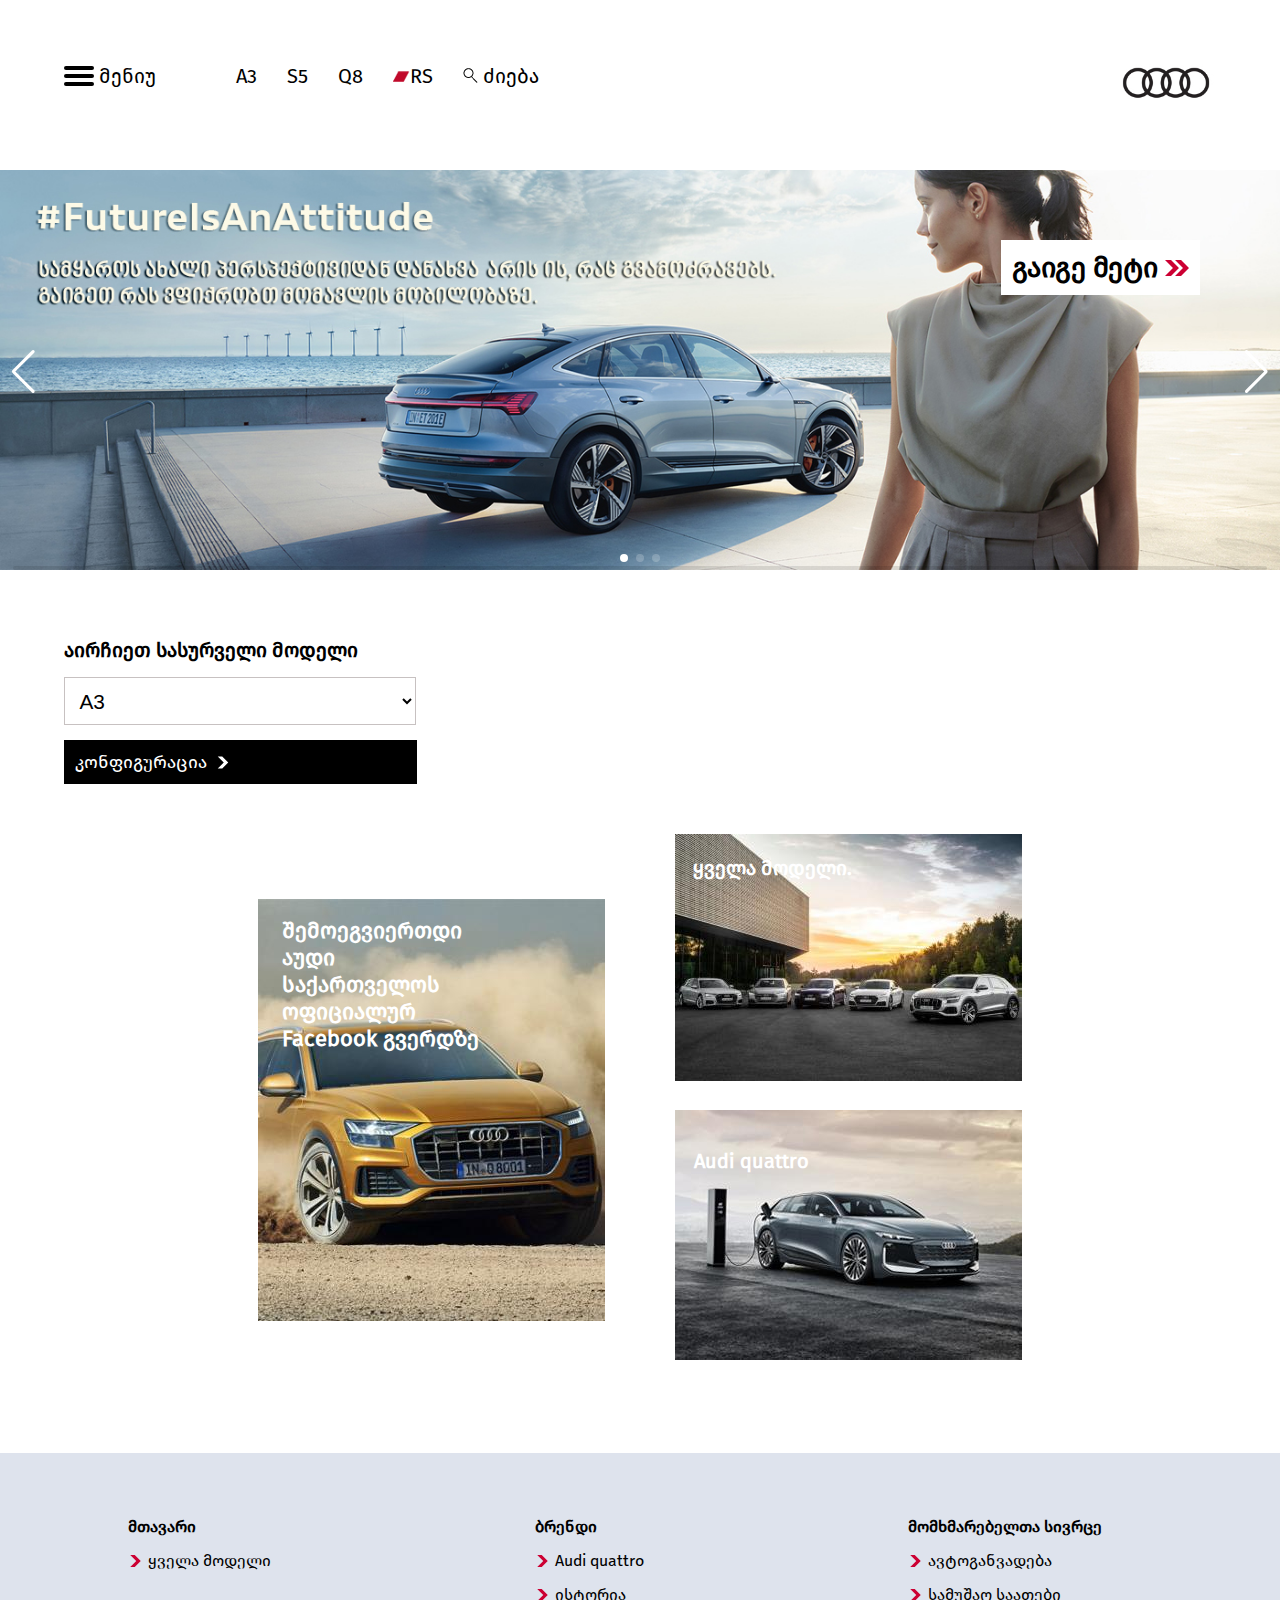
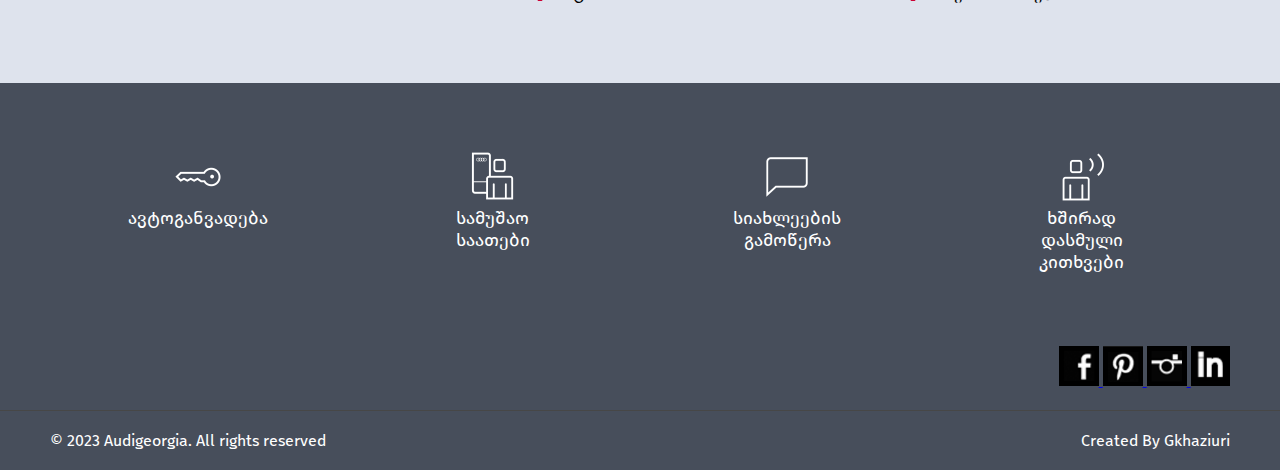
<file: index.html>
<!DOCTYPE html>
<html lang="en">
<head>
    <meta charset="UTF-8">
    <meta name="viewport" content="width=device-width, initial-scale=1.0">
    <link rel="stylesheet" href="style.css">
    <link rel="stylesheet" href="fonts.css">
    <link rel="shortcut icon" href="images/favicon-logo.jpg" type="image/x-icon">
    <link rel="stylesheet"href="https://cdn.jsdelivr.net/npm/swiper@9/swiper-bundle.min.css"/>
    <title>Audi's Official Representation in Georgia</title>
</head>
<body>
    <div class="container">
        <header class="nav-header">
            <nav>
                <ul>
                    <li class="menu-li">
                        <a href="">
                          <div class="burger-icon">
                            <span></span>
                            <span></span>
                            <span></span>
                          </div>
                          <span>მენიუ</span>
                        </a>
                        <div class="burger-icon-hover-block">
                            <ul>
                                <li>
                                    <a class="main-li" href="index.html">
                                        მთავარი
                                    </a>
                                </li>
                                <li>
                                    <a href="allmodels-page.html" target="_blank">
                                        <svg class="red-arrow" xmlns="http://www.w3.org/2000/svg" width="24" height="24" viewBox="0 0 24 24"><path d="M10.477 0h-8.977l12.024 12-12.024 12h8.977l12.023-12z"/></svg>                                
                                        ყველა მოდელი
                                    </a>
                                </li>
                                <li>
                                    <a href="history.html" target="_blank">
                                        <svg class="red-arrow" xmlns="http://www.w3.org/2000/svg" width="24" height="24" viewBox="0 0 24 24"><path d="M10.477 0h-8.977l12.024 12-12.024 12h8.977l12.023-12z"/></svg>                                
                                        ისტორია
                                    </a>
                                </li>
                                <li>
                                    <a href="ganvadeba.html" target="_blank">
                                        <svg class="red-arrow" xmlns="http://www.w3.org/2000/svg" width="24" height="24" viewBox="0 0 24 24"><path d="M10.477 0h-8.977l12.024 12-12.024 12h8.977l12.023-12z"/></svg>                                
                                        ავტოგანვადება
                                    </a>
                                </li>
                                <li>
                                    <a href="workinghours.html" target="_blank">
                                        <svg class="red-arrow" xmlns="http://www.w3.org/2000/svg" width="24" height="24" viewBox="0 0 24 24"><path d="M10.477 0h-8.977l12.024 12-12.024 12h8.977l12.023-12z"/></svg>                                
                                        სამუშაო საათები
                                    </a>
                                </li>
                                <li>
                                    <a href="faq.html" target="_blank">
                                        <svg class="red-arrow" xmlns="http://www.w3.org/2000/svg" width="24" height="24" viewBox="0 0 24 24"><path d="M10.477 0h-8.977l12.024 12-12.024 12h8.977l12.023-12z"/></svg>                                
                                        ხშირად დასმული კითხვები
                                    </a>
                                </li>
                                <li>
                                    <a href="quattro-page.html" target="_blank">
                                        <svg class="red-arrow" xmlns="http://www.w3.org/2000/svg" width="24" height="24" viewBox="0 0 24 24"><path d="M10.477 0h-8.977l12.024 12-12.024 12h8.977l12.023-12z"/></svg>                                
                                        Audi Quattro
                                    </a>
                                </li>
                            </ul>
                        </div>
                      </li>
                    <div class="cars-li-div">
                        <li>
                            <a href="audi-a3-page.html">A3</a>
                        </li>
                        <li>
                            <a href="audi-s5-page.html">S5</a>
                        </li>
                        <li>
                            <a href="audi-q8-page.html">Q8</a>
                        </li>
                        <li class="rs-li">
                            <a href="audi-rs7-page.html">
                                <img src="images/rs-logo.png" alt="RS7 logo">
                                RS</a>
                        </li>
                        <li>
                            <a href="">
                                <img src="images/search-logo.png" alt="search icon">
                                <span>ძიება</span>
                            </a>
                        </li>
                    </div>
                </ul>
            </nav>
            <div class="logo-div">
                <a href="index.html">
                    <img src="images/audi-logo.png" alt="Audi logo">
                </a>
            </div>
        </header>
    </div>
    <div class="slider-wrapper">
        <section>
            <div class="swiper">
                <div class="swiper-wrapper">
                    <div class="swiper-slide">
                        <img src="images/slider-1st-img.jpg" alt="slider image">
                        <a href="https://www.progress.audi/progress/en.html?pid=bc:FIAA_ge:progress.audi:p~homepage_teaser:mt~o" target="_blank">
                            <span>გაიგე მეტი</span>
                            <svg class="double-arrow" xmlns="http://www.w3.org/2000/svg" width="24" height="24" viewBox="0 0 24 24"><path d="M10.024 4h6.015l7.961 8-7.961 8h-6.015l7.961-8-7.961-8zm-10.024 16h6.015l7.961-8-7.961-8h-6.015l7.961 8-7.961 8z"/></svg>
                        </a>
                    </div>
                    <div class="swiper-slide">
                        <h2>აუდის პირველი ელექტრომობილი</h2>
                        <h3>Audi e-tron</h3>
                        <img src="images/slider-2nd-img.jpg" alt="slider image"></div>
                    <div class="swiper-slide">
                        <h2>Q ოჯახის თვალსაჩინო წარმომადგენელი</h2>
                        <h3>Audi Q8</h3>
                        <a href="audi-q8-page.html" target="_blank">
                            <span>გაიგე მეტი</span>
                            <svg class="double-arrow" xmlns="http://www.w3.org/2000/svg" width="24" height="24" viewBox="0 0 24 24"><path d="M10.024 4h6.015l7.961 8-7.961 8h-6.015l7.961-8-7.961-8zm-10.024 16h6.015l7.961-8-7.961-8h-6.015l7.961 8-7.961 8z"/></svg>
                        </a>            
                        <img src="images/slider-3rd-img.jpg" alt="slider image">
                    </div>
                </div>
                <div class="swiper-pagination"></div>
                <div class="swiper-button-prev"></div>
                <div class="swiper-button-next"></div>
                <div class="swiper-scrollbar"></div>     
            </div>
        </section>
    </div>
    <div class="container">
        <section>
            <div class="model-selection">
                <h3>აირჩიეთ სასურველი მოდელი</h3>
                <div class="select-car">
                    <select name="cars" id="cars">
                        <option value="A3">A3</option>
                        <option value="S5">S5</option>
                        <option value="A7">A7</option>
                        <option value="Q8">Q8</option>
                        <option value="RS">RS</option>
                    </select>
                </div>
                <a href="configuration.html">
                    კონფიგურაცია
                    <svg class="white-arrow" xmlns="http://www.w3.org/2000/svg" width="15" height="15" viewBox="0 0 24 24"><path d="M10.477 0h-8.977l12.024 12-12.024 12h8.977l12.023-12z"/></svg>                                
                </a>
            </div>
            <div class="other-pages">
                <a class="join-fb-page" href="https://www.facebook.com/auditbilisi/" target="_blank">
                    <img src="images/join-fb-page.jpeg" alt="Join facebook page">
                    <h3>შემოეგვიერთდი აუდი საქართველოს ოფიციალურ Facebook გვერდზე</h3>
                </a>
                <div class="models-quattro">
                    <a class="all-models-page" href="">
                        <img src="images/all-models-list.jpeg" alt="all models page">
                        <h3>ყველა მოდელი.</h3>
                    </a>
                    <a class="quattro-page" href="quattro-page.html">
                        <img src="images/audi-a6-avant.jpeg" alt="Audi quattro">
                        <h3>Audi quattro</h3>
                    </a>  
                </div>
            </div>
        </section>
    </div>
        <footer>
            <div id="footer-rows">
                <div>
                    <ul>
                        <li>
                            <a href="index.html" class="main-footer-header">
                                მთავარი
                            </a>
                        </li>
                        <li>
                            <a href="allmodels-page.html">
                                <svg class="red-arrow" xmlns="http://www.w3.org/2000/svg" width="24" height="24" viewBox="0 0 24 24"><path d="M10.477 0h-8.977l12.024 12-12.024 12h8.977l12.023-12z"/></svg>                                
                                ყველა მოდელი
                            </a>
                        </li>
                    </ul>
                </div>
                <div>
                    <ul>
                        <li>
                            <a href="index.html" class="main-footer-header">
                                ბრენდი
                            </a>
                        </li>
                        <li>
                            <a href="quattro-page.html">
                                <svg class="red-arrow" xmlns="http://www.w3.org/2000/svg" width="24" height="24" viewBox="0 0 24 24"><path d="M10.477 0h-8.977l12.024 12-12.024 12h8.977l12.023-12z"/></svg>                                
                               Audi quattro
                            </a>
                        </li>
                            <a href="history.html">
                                <svg class="red-arrow" xmlns="http://www.w3.org/2000/svg" width="24" height="24" viewBox="0 0 24 24"><path d="M10.477 0h-8.977l12.024 12-12.024 12h8.977l12.023-12z"/></svg>                                
                                ისტორია
                            </a>
                    </ul>
                </div>
                <div>
                    <ul>
                        <li>
                            <a href="" class="main-footer-header">
                               მომხმარებელთა სივრცე
                            </a>
                        </li>
                        <li>
                            <a href="ganvadeba.html">
                                <svg class="red-arrow" xmlns="http://www.w3.org/2000/svg" width="24" height="24" viewBox="0 0 24 24"><path d="M10.477 0h-8.977l12.024 12-12.024 12h8.977l12.023-12z"/></svg>                                
                                ავტოგანვადება
                            </a>
                        </li>
                        <li>
                            <a href="workinghours.html">
                                <svg class="red-arrow" xmlns="http://www.w3.org/2000/svg" width="24" height="24" viewBox="0 0 24 24"><path d="M10.477 0h-8.977l12.024 12-12.024 12h8.977l12.023-12z"/></svg>                                
                                სამუშაო საათები
                            </a>
                        </li>
                    </ul>
                </div>
            </div>
            <div class="lower-footer-info">
                <div class="lower-footer">
                    <div>
                        <a href="ganvadeba.html" class="lower-footer-boxes" target="_blank">
                            <img src="images/key-img.png" alt="key image">
                            ავტოგანვადება
                        </a>
                    </div>
                    <div>
                        <a href="workinghours.html" class="lower-footer-boxes" target="_blank">
                            <img src="images/working-hours.png" alt="working hours">
                            სამუშაო საათები
                        </a>
                    </div>
                    <div>
                        <a href="faq&subscription.html" class="lower-footer-boxes" target="_blank">
                            <img src="images/news-img.png" alt="deliver news">
                            სიახლეების გამოწერა
                        </a>
                    </div>
                    <div>
                        <a href="faq.html" class="lower-footer-boxes" target="_blank" target="_blank">
                            <img src="images/faq-img.png" alt="deliver news">
                            ხშირად დასმული კითხვები
                        </a>
                    </div>
                </div>
                <div class="social-network-pages">
                    <a href="https://www.facebook.com/auditbilisi/" target="_blank">
                        <img src="images/fb-page.png" alt="Audi facebook page">
                    </a>
                    <a href="https://www.pinterest.com/audiofficial/" target="_blank">
                        <img src="images/pinterest-page.png" alt="Audi pinterest page">
                    </a>
                    <a href="https://www.instagram.com/audi_georgia/" target="_blank">
                        <img src="images/instagram-page.png" alt="Audi instagram page">
                    </a>
                    <a href="https://www.linkedin.com/company/audi-georgia" target="_blank">
                        <img src="images/linkedin-page.png" alt="Audi linkedin page">
                    </a>
                </div>
                <div class="creator">
                    <span>© 2023 Audigeorgia. All rights reserved</span>
                    <span>Created By Gkhaziuri</span>
                </div>
            </div>
        </footer>
    </div>
    <script src="https://cdn.jsdelivr.net/npm/swiper@9/swiper-bundle.min.js"></script>
    <script src="script.js"></script>
</body>
</html>
</file>
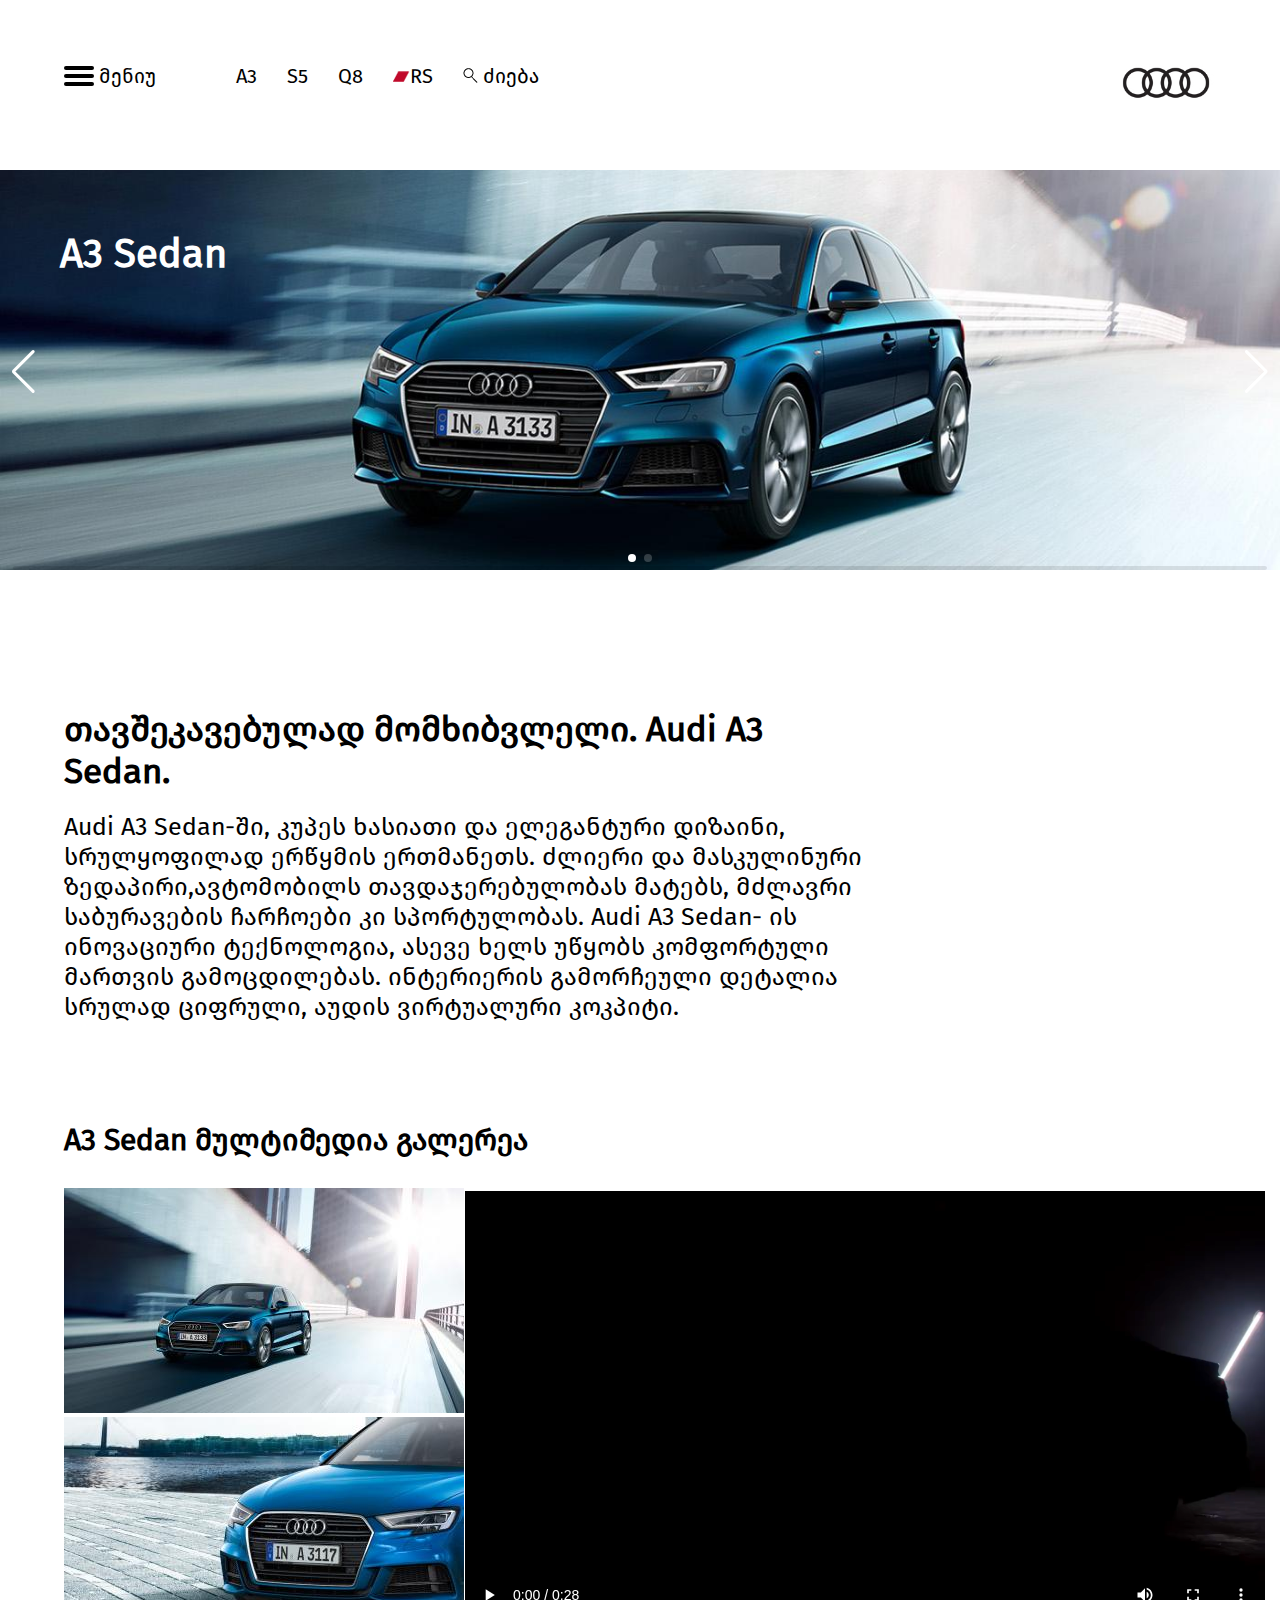
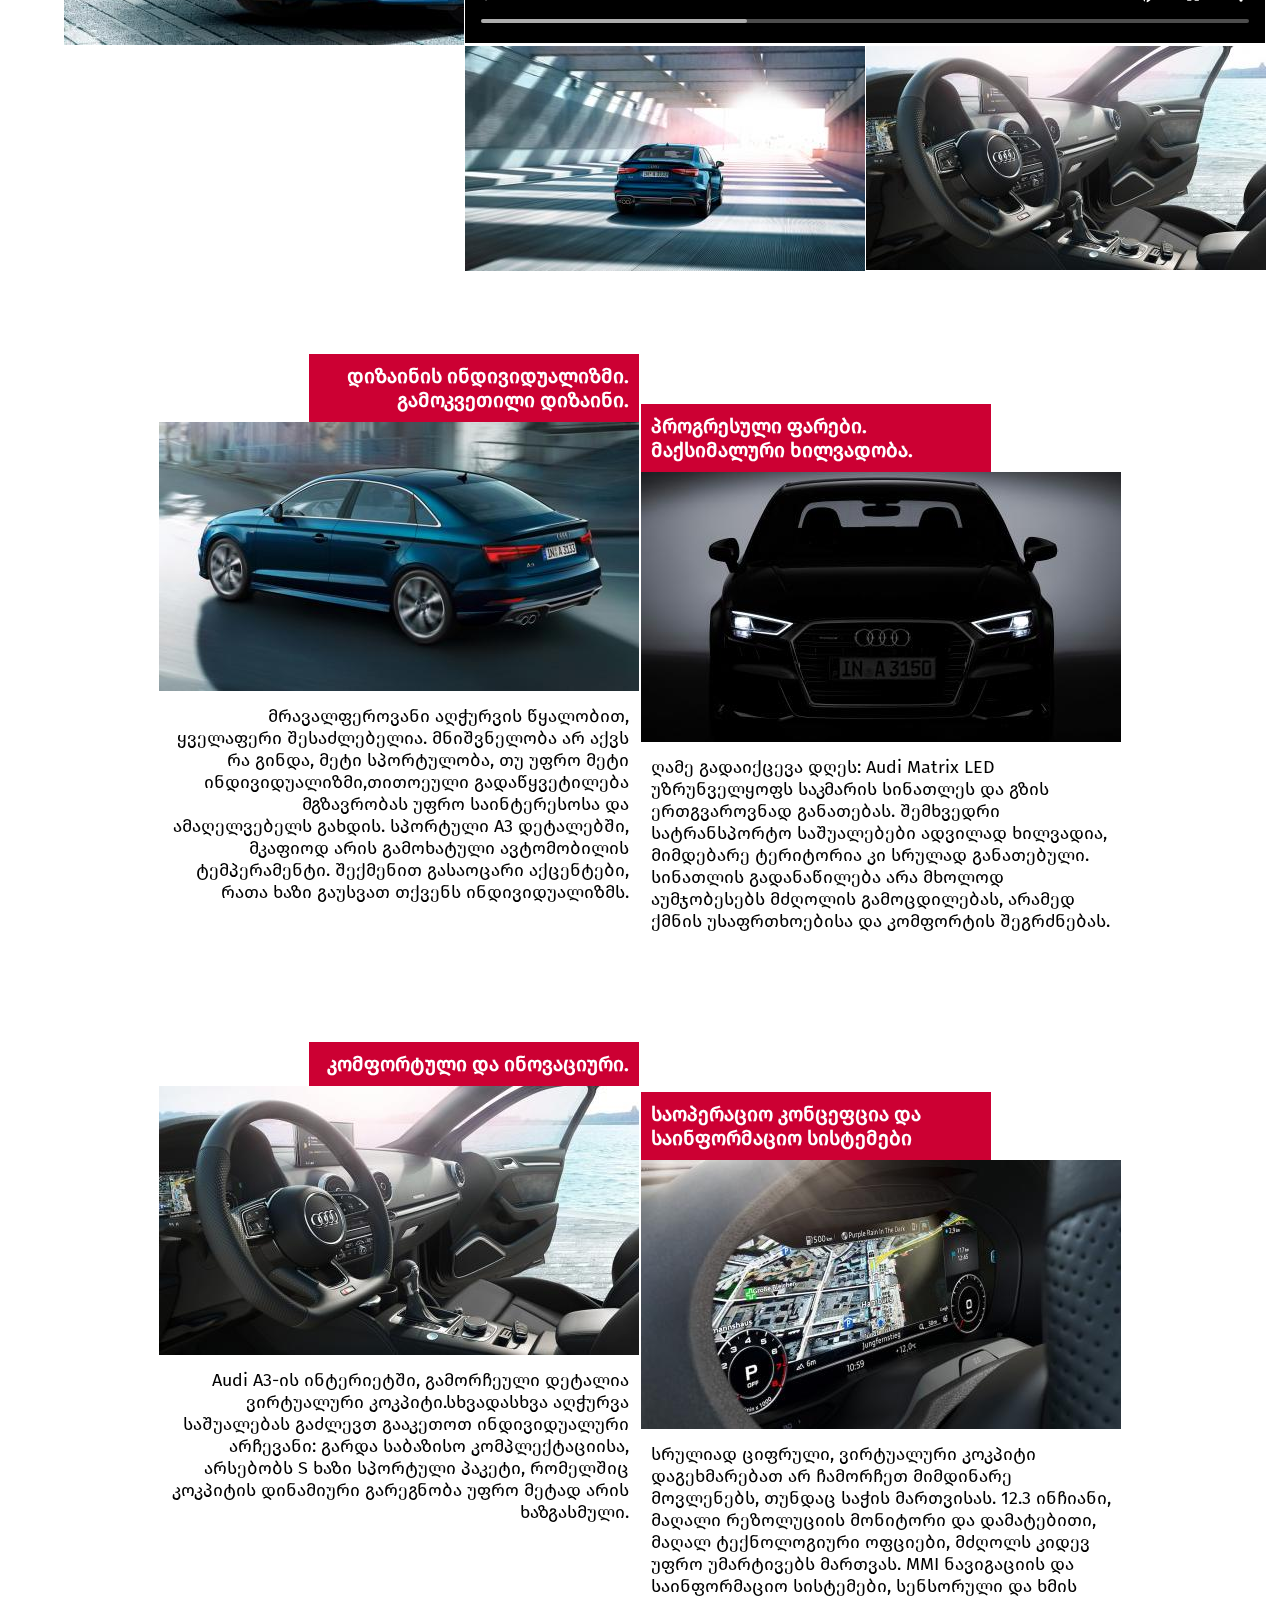
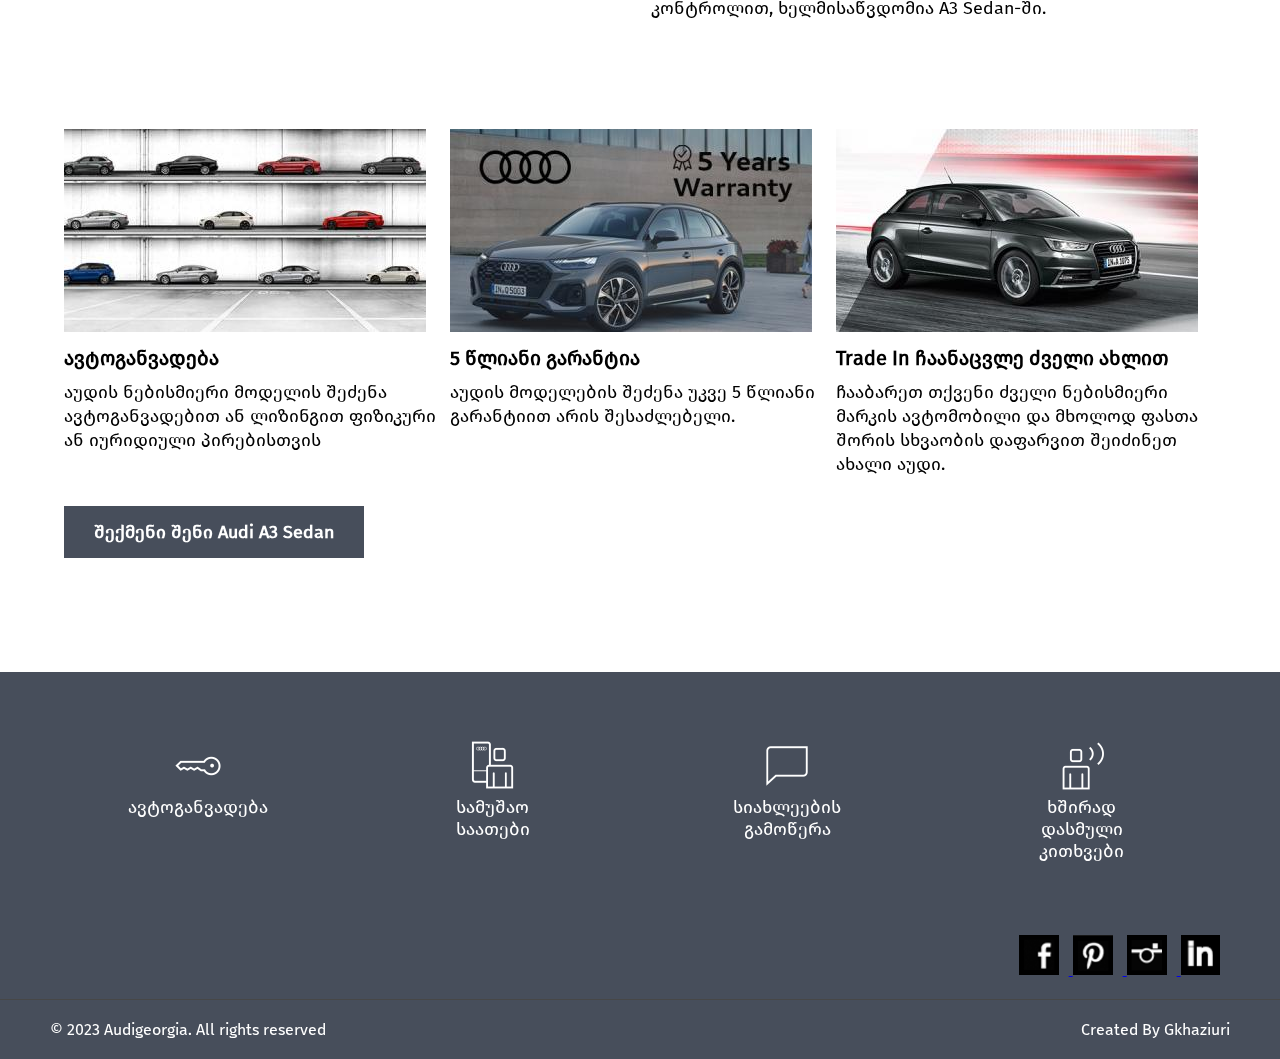
<file: audi-a3-page.html>
<!DOCTYPE html>
<html lang="en">
<head>
    <meta charset="UTF-8">
    <meta name="viewport" content="width=device-width, initial-scale=1.0">
    <link rel="stylesheet" href="audi-a3-page.css">
    <link rel="stylesheet" href="fonts.css">
    <link rel="shortcut icon" href="images/favicon-logo.jpg" type="image/x-icon">
    <link rel="stylesheet"href="https://cdn.jsdelivr.net/npm/swiper@9/swiper-bundle.min.css"/>
    <title>Audi's Official Representation in Georgia</title>
</head>
<body>
    <div class="container">
        <header class="nav-header">
            <nav>
                <ul>
                    <li class="menu-li">
                        <a href="">
                          <div class="burger-icon">
                            <span></span>
                            <span></span>
                            <span></span>
                          </div>
                          <span>მენიუ</span>
                        </a>
                        <div class="burger-icon-hover-block">
                            <ul>
                                <li>
                                    <a class="main-li" href="index.html">
                                        მთავარი
                                    </a>
                                </li>
                                <li>
                                    <a href="allmodels-page.html" target="_blank">
                                        <svg class="red-arrow" xmlns="http://www.w3.org/2000/svg" width="24" height="24" viewBox="0 0 24 24"><path d="M10.477 0h-8.977l12.024 12-12.024 12h8.977l12.023-12z"/></svg>                                
                                        ყველა მოდელი
                                    </a>
                                </li>
                                <li>
                                    <a href="history.html" target="_blank">
                                        <svg class="red-arrow" xmlns="http://www.w3.org/2000/svg" width="24" height="24" viewBox="0 0 24 24"><path d="M10.477 0h-8.977l12.024 12-12.024 12h8.977l12.023-12z"/></svg>                                
                                        ისტორია
                                    </a>
                                </li>
                                <li>
                                    <a href="ganvadeba.html" target="_blank">
                                        <svg class="red-arrow" xmlns="http://www.w3.org/2000/svg" width="24" height="24" viewBox="0 0 24 24"><path d="M10.477 0h-8.977l12.024 12-12.024 12h8.977l12.023-12z"/></svg>                                
                                        ავტოგანვადება
                                    </a>
                                </li>
                                <li>
                                    <a href="workinghours.html" target="_blank">
                                        <svg class="red-arrow" xmlns="http://www.w3.org/2000/svg" width="24" height="24" viewBox="0 0 24 24"><path d="M10.477 0h-8.977l12.024 12-12.024 12h8.977l12.023-12z"/></svg>                                
                                        სამუშაო საათები
                                    </a>
                                </li>
                                <li>
                                    <a href="faq.html" target="_blank">
                                        <svg class="red-arrow" xmlns="http://www.w3.org/2000/svg" width="24" height="24" viewBox="0 0 24 24"><path d="M10.477 0h-8.977l12.024 12-12.024 12h8.977l12.023-12z"/></svg>                                
                                        ხშირად დასმული კითხვები
                                    </a>
                                </li>
                                <li>
                                    <a href="quattro-page.html" target="_blank">
                                        <svg class="red-arrow" xmlns="http://www.w3.org/2000/svg" width="24" height="24" viewBox="0 0 24 24"><path d="M10.477 0h-8.977l12.024 12-12.024 12h8.977l12.023-12z"/></svg>                                
                                        Audi Quattro
                                    </a>
                                </li>
                            </ul>
                        </div>
                      </li>
                      <div class="cars-li-div">
                        <li>
                            <a href="audi-a3-page.html">A3</a>
                        </li>
                        <li>
                            <a href="audi-s5-page.html">S5</a>
                        </li>
                        <li>
                            <a href="audi-q8-page.html">Q8</a>
                        </li>
                        <li class="rs-li">
                            <a href="audi-rs7-page.html">
                                <img src="images/rs-logo.png" alt="RS7 logo">
                                RS</a>
                        </li>
                        <li>
                            <a href="">
                                <img src="images/search-logo.png" alt="search icon">
                                <span>ძიება</span>
                            </a>
                        </li>
                    </div>
                </ul>
            </nav>
            <div class="logo-div">
                <a href="index.html">
                    <img src="images/audi-logo.png" alt="Audi logo">
                </a>
            </div>
        </header>
    </div>
    <div class="swiper">
        <div class="swiper-wrapper">
          <div class="swiper-slide">
            <h3>A3 Sedan</h3>
            <img src="images/a3-front-side.jpeg" alt="a3 slider image">
          </div>
          <div class="swiper-slide">
            <h3>A3 Sedan</h3>
            <img src="images/a3-back-side.jpeg" alt="a3 slider image">
          </div>
        </div>
        <div class="swiper-pagination"></div>
        <div class="swiper-button-prev"></div>
        <div class="swiper-button-next"></div>
        <div class="swiper-scrollbar"></div>
    </div>
    <div class="container">
        <section class="a3-block"> 
            <div class="heading-text">
                <h2>თავშეკავებულად მომხიბვლელი. Audi A3 Sedan.</h2>
                <p>Audi A3 Sedan-ში, კუპეს ხასიათი და ელეგანტური დიზაინი, სრულყოფილად ერწყმის ერთმანეთს. ძლიერი და მასკულინური ზედაპირი,ავტომობილს თავდაჯერებულობას მატებს,  მძლავრი საბურავების ჩარჩოები კი სპორტულობას. Audi A3 Sedan- ის ინოვაციური ტექნოლოგია, ასევე ხელს უწყობს კომფორტული მართვის გამოცდილებას. ინტერიერის გამორჩეული დეტალია სრულად ციფრული, აუდის ვირტუალური კოკპიტი.</p>
            </div>        
            <div class="multimedia-gallery">
                <h3>A3 Sedan მულტიმედია გალერეა</h3>
                <div class="grid-collage">
                    <img class="a3-front" src="images/audi-a3-first-grid-img.jpeg" alt="">
                    <video class="a3-video" src="images/audi-a3-video.mp4" controls></video>
                    <img class="a3-front2" src="images/audi-a3-second-grid-img.jpeg" alt="">
                    
                    <img class="a3-back" src="images/audi-a3-third-grid-img.jpeg" alt="">
                    <img class="a3-interior" src="images/audi-a3-4th-grid-img.jpeg" alt="">
                </div>
            </div>
            <div class="a3-more-info-block">
                <div class="left-box">
                    <div class="a3-left-tittles-div">
                        <h4>
                            დიზაინის ინდივიდუალიზმი.
                            <br>
                            გამოკვეთილი დიზაინი.
                        </h4>
                    </div>
                    <img src="images/design-img.jpeg" alt="A3 design image">
                    <p>
                        მრავალფეროვანი აღჭურვის წყალობით, ყველაფერი შესაძლებელია. მნიშვნელობა არ აქვს რა გინდა,  მეტი სპორტულობა, თუ უფრო მეტი ინდივიდუალიზმი,თითოეული გადაწყვეტილება მგზავრობას უფრო საინტერესოსა და ამაღელვებელს გახდის. სპორტული A3 დეტალებში, მკაფიოდ არის გამოხატული ავტომობილის ტემპერამენტი. შექმენით გასაოცარი აქცენტები, რათა ხაზი გაუსვათ თქვენს ინდივიდუალიზმს. 
                    </p>
                </div>
                <div>
                    <div class="a3-right-tittles-div">
                        <h4>
                            პროგრესული ფარები.
                            <br>
                            მაქსიმალური ხილვადობა.
                        </h4>
                    </div>
                    <img src="images/lights-img.jpeg" alt="A3 lights image">
                    <p>
                        ღამე გადაიქცევა დღეს: Audi Matrix LED  უზრუნველყოფს საკმარის სინათლეს და გზის ერთგვაროვნად განათებას. შემხვედრი სატრანსპორტო საშუალებები ადვილად ხილვადია, მიმდებარე ტერიტორია კი სრულად განათებული. სინათლის გადანაწილება არა მხოლოდ აუმჯობესებს მძღოლის გამოცდილებას, არამედ ქმნის უსაფრთხოებისა და კომფორტის შეგრძნებას. 
                    </p>
                </div>
                <div  class="left-box">
                    <div class="a3-left-tittles-div">
                        <h4>
                            კომფორტული და ინოვაციური.
                        </h4>
                    </div>
                    <img src="images/interior-img.jpeg" alt="A3 interior image">
                    <p>
                        Audi A3-ის ინტერიეტში, გამორჩეული დეტალია ვირტუალური კოკპიტი.სხვადასხვა აღჭურვა საშუალებას გაძლევთ გააკეთოთ ინდივიდუალური არჩევანი: გარდა საბაზისო კომპლექტაციისა, არსებობს S ხაზი სპორტული პაკეტი, რომელშიც კოკპიტის დინამიური გარეგნობა უფრო მეტად არის ხაზგასმული.                     
                    </p>
                </div>
                <div>
                    <div class="a3-right-tittles-div">
                        <h4>
                            საოპერაციო კონცეფცია და საინფორმაციო სისტემები
                        </h4>
                    </div>
                    <img src="images/systems-img.jpeg" alt="A3 lights image">
                    <p>
                        სრულიად ციფრული, ვირტუალური კოკპიტი დაგეხმარებათ არ ჩამორჩეთ მიმდინარე მოვლენებს, თუნდაც საჭის მართვისას. 12.3 ინჩიანი, მაღალი რეზოლუციის მონიტორი და დამატებითი, მაღალ ტექნოლოგიური ოფციები, მძღოლს კიდევ უფრო უმარტივებს მართვას. MMI ნავიგაციის და საინფორმაციო სისტემები, სენსორული და ხმის კონტროლით, ხელმისაწვდომია A3 Sedan-ში.                     
                    </p>
                </div>
            </div>
        </section>
        <section class="other-options-section">
            <div class="other-options-boxes">
                <img src="images/avtoganvadeba-img.jpeg" alt="avto ganvadeba">
                <h4>ავტოგანვადება</h4>
                <p>აუდის ნებისმიერი მოდელის შეძენა ავტოგანვადებით ან ლიზინგით ფიზიკური ან იურიდიული პირებისთვის</p>
            </div>
            <div class="other-options-boxes">
                <img src="images/warranty-img.jpeg" alt="warranty image">
                <h4>5 წლიანი გარანტია</h4>
                <p>აუდის მოდელების შეძენა უკვე 5 წლიანი გარანტიით არის შესაძლებელი.</p>
            </div>
            <div class="other-options-boxes">
                <img src="images/trade-in-img.jpeg" alt="trade in image">
                <h4>Trade In ჩაანაცვლე ძველი ახლით</h4>
                <p>ჩააბარეთ თქვენი ძველი ნებისმიერი მარკის ავტომობილი და მხოლოდ ფასთა შორის სხვაობის დაფარვით შეიძინეთ ახალი აუდი. </p>
            </div>
        </section>
        <div class="conf-button">
            <a href="configuration.html">
                შექმენი შენი Audi A3 Sedan
            </a>
        </div>
    </div>
    <footer>
        <div class="lower-footer-info">
            <div class="lower-footer">
                <div>
                    <a href="ganvadeba.html" class="lower-footer-boxes" target="_blank">
                        <img src="images/key-img.png" alt="key image">
                        ავტოგანვადება
                    </a>
                </div>
                <div>
                    <a href="workinghours.html" class="lower-footer-boxes" target="_blank">
                        <img src="images/working-hours.png" alt="working hours">
                        სამუშაო საათები
                    </a>
                </div>
                <div>
                    <a href="faq&subscription.html" class="lower-footer-boxes" target="_blank">
                        <img src="images/news-img.png" alt="deliver news">
                        სიახლეების გამოწერა
                    </a>
                </div>
                <div>
                    <a href="faq.html" class="last-footer-box" target="_blank" target="_blank">
                        <img src="images/faq-img.png" alt="deliver news">
                        ხშირად დასმული კითხვები
                    </a>
                </div>
            </div>
            <div class="social-network-pages">
                <a href="https://www.facebook.com/auditbilisi/" target="_blank">
                    <img src="images/fb-page.png" alt="Audi facebook page">
                </a>
                <a href="https://www.pinterest.com/audiofficial/" target="_blank">
                    <img src="images/pinterest-page.png" alt="Audi pinterest page">
                </a>
                <a href="https://www.instagram.com/audi_georgia/" target="_blank">
                    <img src="images/instagram-page.png" alt="Audi instagram page">
                </a>
                <a href="https://www.linkedin.com/company/audi-georgia" target="_blank">
                    <img src="images/linkedin-page.png" alt="Audi linkedin page">
                </a>
            </div>
            <div class="creator">
                <span>© 2023 Audigeorgia. All rights reserved</span>
                <span>Created By Gkhaziuri</span>
            </div>
        </div>
    </footer>
    
    


    <script src="https://cdn.jsdelivr.net/npm/swiper@10/swiper-bundle.min.js"></script>
    <script src="audi-a3-page.js"></script>
</body>
</html>
</file>
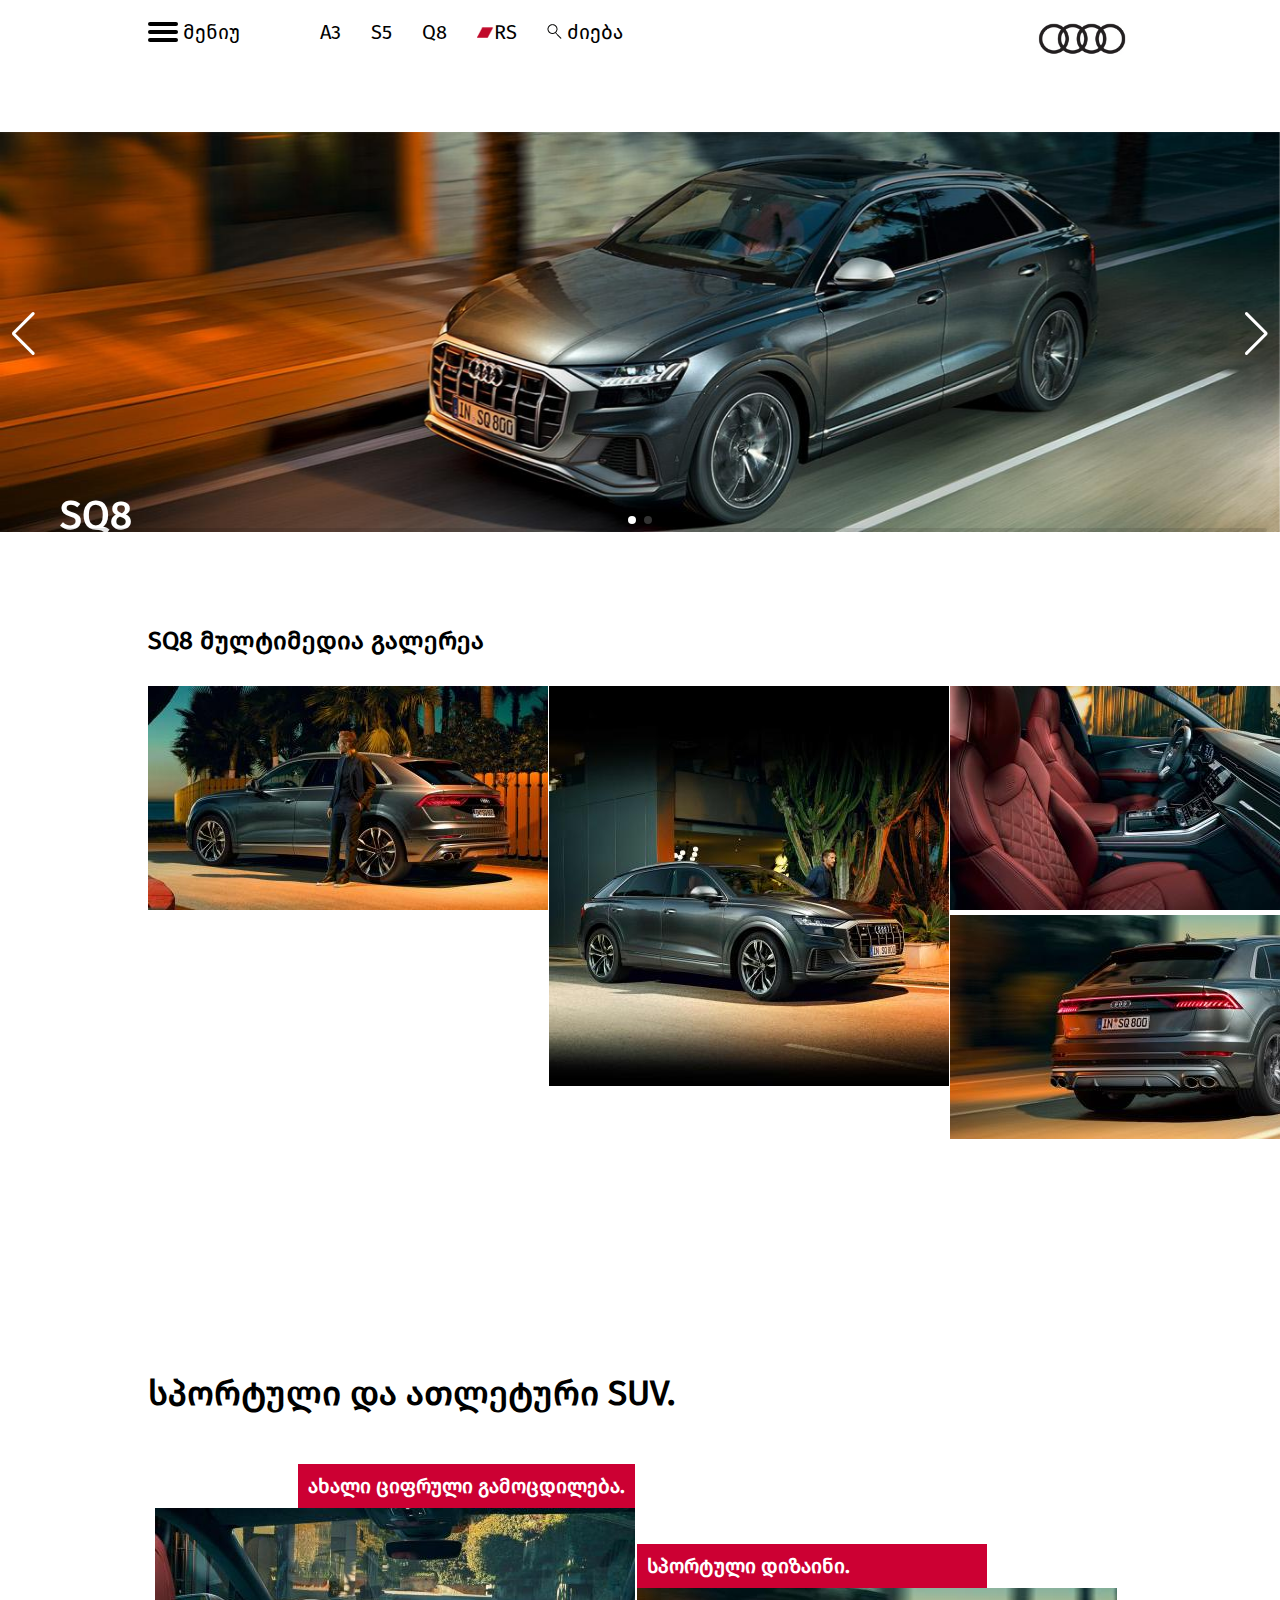
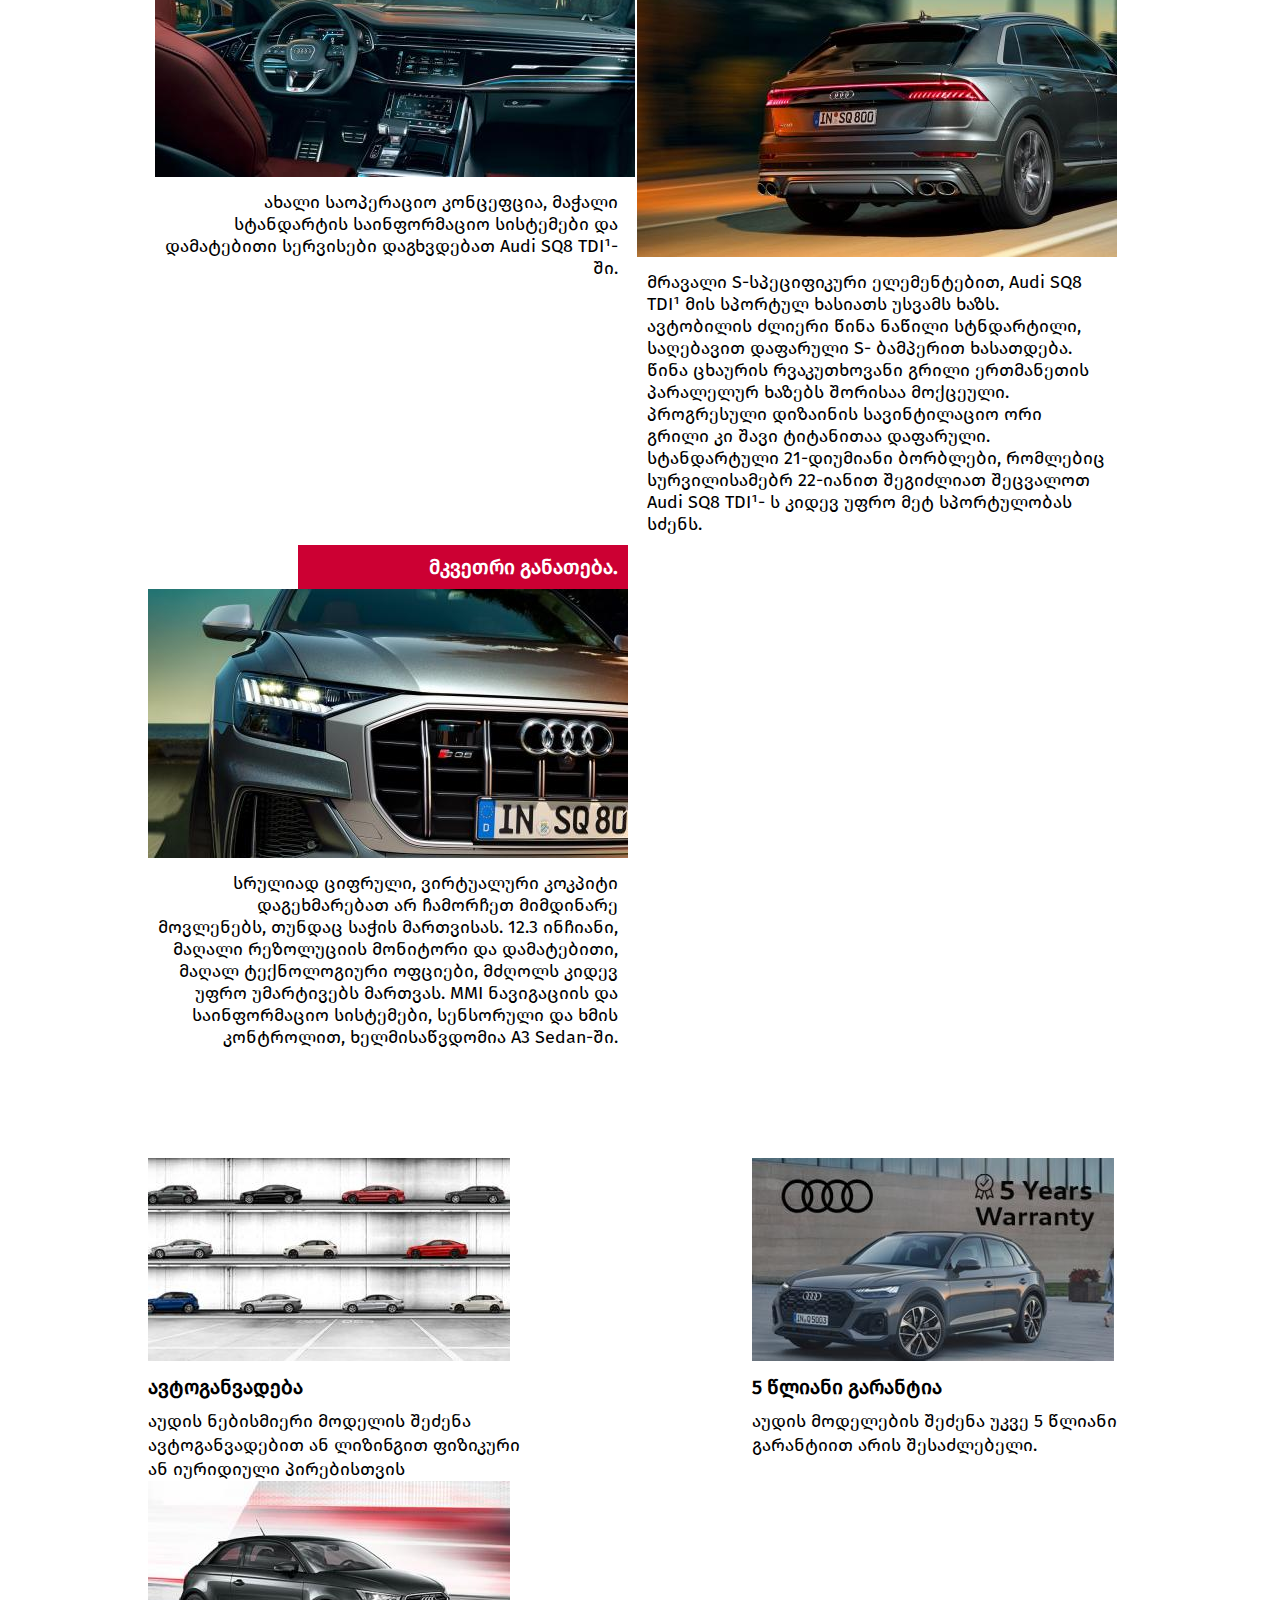
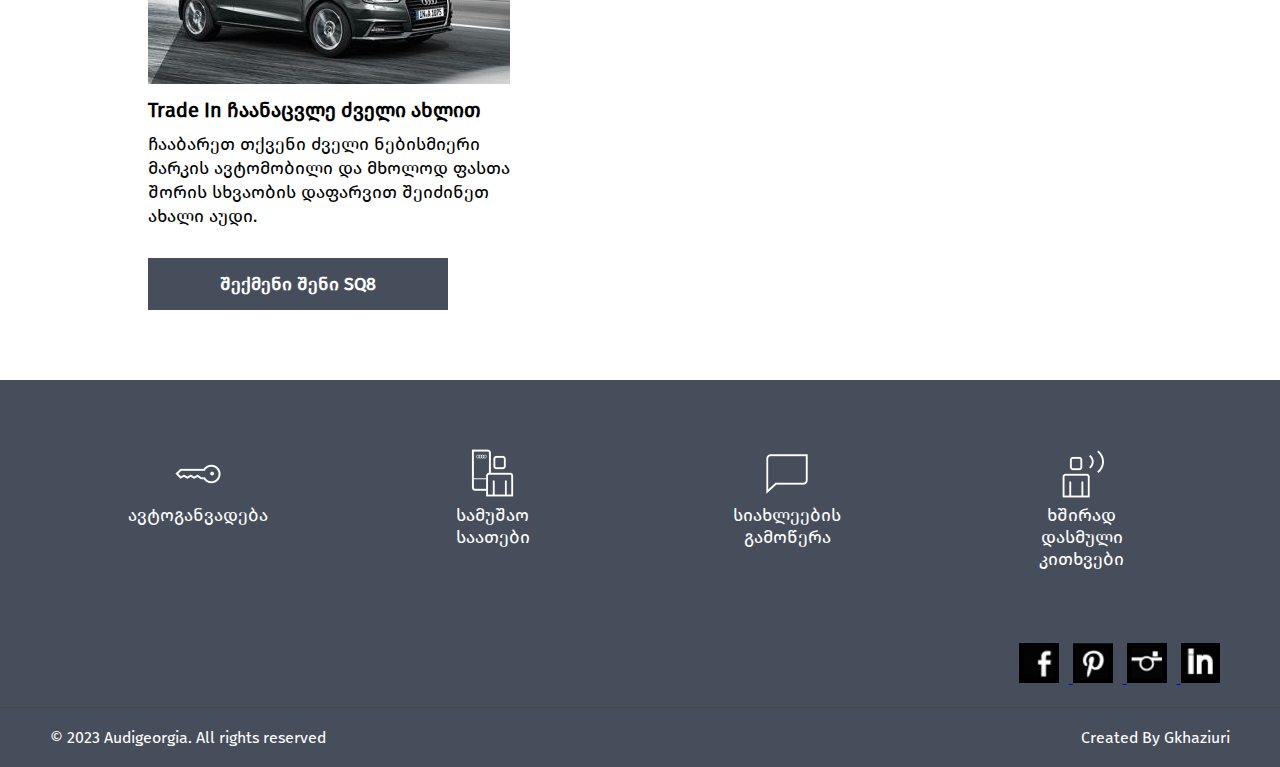
<file: audi-q8-page.html>
<!DOCTYPE html>
<html lang="en">
<head>
    <meta charset="UTF-8">
    <meta name="viewport" content="width=device-width, initial-scale=1.0">
    <link rel="stylesheet" href="audi-q8-page.css">
    <link rel="stylesheet" href="fonts.css">
    <link rel="shortcut icon" href="images/favicon-logo.jpg" type="image/x-icon">
    <link rel="stylesheet"href="https://cdn.jsdelivr.net/npm/swiper@9/swiper-bundle.min.css"/>
    <title>Audi's Official Representation in Georgia</title>
</head>
<body>
    <div class="container">
        <header class="nav-header">
            <nav>
                <ul>
                    <li class="menu-li">
                        <a href="">
                          <div class="burger-icon">
                            <span></span>
                            <span></span>
                            <span></span>
                          </div>
                          <span>მენიუ</span>
                        </a>
                        <div class="burger-icon-hover-block">
                            <ul>
                                <li>
                                    <a class="main-li" href="index.html">
                                        მთავარი
                                    </a>
                                </li>
                                <li>
                                    <a href="allmodels-page.html" target="_blank">
                                        <svg class="red-arrow" xmlns="http://www.w3.org/2000/svg" width="24" height="24" viewBox="0 0 24 24"><path d="M10.477 0h-8.977l12.024 12-12.024 12h8.977l12.023-12z"/></svg>                                
                                        ყველა მოდელი
                                    </a>
                                </li>
                                <li>
                                    <a href="history.html" target="_blank">
                                        <svg class="red-arrow" xmlns="http://www.w3.org/2000/svg" width="24" height="24" viewBox="0 0 24 24"><path d="M10.477 0h-8.977l12.024 12-12.024 12h8.977l12.023-12z"/></svg>                                
                                        ისტორია
                                    </a>
                                </li>
                                <li>
                                    <a href="ganvadeba.html" target="_blank">
                                        <svg class="red-arrow" xmlns="http://www.w3.org/2000/svg" width="24" height="24" viewBox="0 0 24 24"><path d="M10.477 0h-8.977l12.024 12-12.024 12h8.977l12.023-12z"/></svg>                                
                                        ავტოგანვადება
                                    </a>
                                </li>
                                <li>
                                    <a href="workinghours.html" target="_blank">
                                        <svg class="red-arrow" xmlns="http://www.w3.org/2000/svg" width="24" height="24" viewBox="0 0 24 24"><path d="M10.477 0h-8.977l12.024 12-12.024 12h8.977l12.023-12z"/></svg>                                
                                        სამუშაო საათები
                                    </a>
                                </li>
                                <li>
                                    <a href="faq.html" target="_blank">
                                        <svg class="red-arrow" xmlns="http://www.w3.org/2000/svg" width="24" height="24" viewBox="0 0 24 24"><path d="M10.477 0h-8.977l12.024 12-12.024 12h8.977l12.023-12z"/></svg>                                
                                        ხშირად დასმული კითხვები
                                    </a>
                                </li>
                                <li>
                                    <a href="quattro-page.html" target="_blank">
                                        <svg class="red-arrow" xmlns="http://www.w3.org/2000/svg" width="24" height="24" viewBox="0 0 24 24"><path d="M10.477 0h-8.977l12.024 12-12.024 12h8.977l12.023-12z"/></svg>                                
                                        Audi Quattro
                                    </a>
                                </li>
                            </ul>
                        </div>
                      </li>
                      <div class="cars-li-div">
                        <li>
                            <a href="audi-a3-page.html">A3</a>
                        </li>
                        <li>
                            <a href="audi-s5-page.html">S5</a>
                        </li>
                        <li>
                            <a href="audi-q8-page.html">Q8</a>
                        </li>
                        <li class="rs-li">
                            <a href="audi-rs7-page.html">
                                <img src="images/rs-logo.png" alt="RS7 logo">
                                RS</a>
                        </li>
                        <li>
                            <a href="">
                                <img src="images/search-logo.png" alt="search icon">
                                <span>ძიება</span>
                            </a>
                        </li>
                    </div>
                </ul>
            </nav>
            <div class="logo-div">
                <a href="index.html">
                    <img src="images/audi-logo.png" alt="Audi logo">
                </a>
            </div>
        </header>
    </div>
    <div class="swiper">
            <div class="swiper-wrapper">
              <div class="swiper-slide">
                <h3>SQ8</h3>
                <img src="images/sq8-slider-img.jpeg" alt="Q8 image">
              </div>
              <div class="swiper-slide">
                <h3>SQ8</h3>
                <img src="images/sq8-2slider-img.jpeg" alt="Q8 image">
              </div>
            </div>
            <div class="swiper-pagination"></div>
            <div class="swiper-button-prev"></div>
            <div class="swiper-button-next"></div>
            <div class="swiper-scrollbar"></div>
        </div>
    <div class="container">
        <section class="q8-block">         
            <div class="multimedia-gallery">
                <h3>SQ8 მულტიმედია გალერეა</h3>
                <div class="grid-collage">
                    <div class="sq8-grid-leftside">
                        <img src="images/sq8-grid-leftside.jpeg" alt="SQ8 image">
                    </div>
                    <div class="sq8-grid-rightside">
                        <img src="images/sq8-grid-rightside.jpeg" alt="SQ8 image">
                    </div>
                    <div class="sq8-grid-interior">
                        <img src="images/sq8-grid-interior.jpeg" alt="SQ8 image">
                    </div>
                    <div class="sq8-grid-back">
                        <img src="images/sq8-grid-back.jpeg" alt="SQ8 image">
                    </div>
                </div>
            </div>
            <h2 class="q8-tittle">სპორტული და ათლეტური SUV.</h2>
            <div class="q8-more-info-block">
                <div class="left-box">
                    <div class="q8-left-tittles-div">
                        <h4>
                            ახალი ციფრული გამოცდილება.
                        </h4>
                    </div>
                    <img src="images/sq8-more-info-interior.jpeg" alt="SQ8 image">
                    <p>
                        ახალი საოპერაციო კონცეფცია, მაჭალი სტანდარტის საინფორმაციო სისტემები და დამატებითი სერვისები დაგხვდებათ Audi SQ8 TDI¹-ში.                </div>
                <div class="right-box">
                    <div class="q8-right-tittles-div">
                        <h4>
                            სპორტული დიზაინი.
                        </h4>
                    </div>
                    <img src="images/sq8-more-info-back.jpeg" alt="SQ8 image">
                    <p>
                        მრავალი S-სპეციფიკური ელემენტებით, Audi SQ8 TDI¹ მის სპორტულ ხასიათს უსვამს ხაზს. ავტობილის ძლიერი წინა ნაწილი სტნდარტილი, საღებავით დაფარული S- ბამპერით ხასათდება. წინა ცხაურის რვაკუთხოვანი გრილი ერთმანეთის პარალელურ ხაზებს შორისაა მოქცეული. პროგრესული დიზაინის სავინტილაციო ორი გრილი კი შავი ტიტანითაა დაფარული.  სტანდარტული 21-დიუმიანი ბორბლები, რომლებიც სურვილისამებრ 22-იანით შეგიძლიათ შეცვალოთ  Audi SQ8 TDI¹- ს კიდევ უფრო მეტ სპორტულობას სძენს.                    </p>
                </div>
                <div class="left-box">
                    <div class="q8-left-tittles-div">
                        <h4>
                            მკვეთრი განათება.
                        </h4>
                    </div>
                    <img src="images/sq8-more-info-front.jpeg" alt="RS7 interior image">
                    <p>
                        სრულიად ციფრული, ვირტუალური კოკპიტი დაგეხმარებათ არ ჩამორჩეთ მიმდინარე მოვლენებს, თუნდაც საჭის მართვისას. 12.3 ინჩიანი, მაღალი რეზოლუციის მონიტორი და დამატებითი, მაღალ ტექნოლოგიური ოფციები, მძღოლს კიდევ უფრო უმარტივებს მართვას. MMI ნავიგაციის და საინფორმაციო სისტემები, სენსორული და ხმის კონტროლით, ხელმისაწვდომია A3 Sedan-ში.                     
                    </p>
                </div>
            </div>
        </section>
        <section class="other-options-section">
            <div class="other-options-boxes">
                <img src="images/avtoganvadeba-img.jpeg" alt="avto ganvadeba">
                <h4>ავტოგანვადება</h4>
                <p>აუდის ნებისმიერი მოდელის შეძენა ავტოგანვადებით ან ლიზინგით ფიზიკური ან იურიდიული პირებისთვის</p>
            </div>
            <div class="other-options-boxes">
                <img src="images/warranty-img.jpeg" alt="warranty image">
                <h4>5 წლიანი გარანტია</h4>
                <p>აუდის მოდელების შეძენა უკვე 5 წლიანი გარანტიით არის შესაძლებელი.</p>
            </div>
            <div class="other-options-boxes">
                <img src="images/trade-in-img.jpeg" alt="trade in image">
                <h4>Trade In ჩაანაცვლე ძველი ახლით</h4>
                <p>ჩააბარეთ თქვენი ძველი ნებისმიერი მარკის ავტომობილი და მხოლოდ ფასთა შორის სხვაობის დაფარვით შეიძინეთ ახალი აუდი. </p>
            </div>
        </section>
        <div class="conf-button">
            <a href="configuration.html">
                შექმენი შენი SQ8
            </a>
        </div>
    </div>
    <footer>
        <div class="lower-footer-info">
            <div class="lower-footer">
                <div>
                    <a href="ganvadeba.html" class="lower-footer-boxes" target="_blank">
                        <img src="images/key-img.png" alt="key image">
                        ავტოგანვადება
                    </a>
                </div>
                <div>
                    <a href="workinghours.html" class="lower-footer-boxes" target="_blank">
                        <img src="images/working-hours.png" alt="working hours">
                        სამუშაო საათები
                    </a>
                </div>
                <div>
                    <a href="faq&subscription.html" class="lower-footer-boxes" target="_blank">
                        <img src="images/news-img.png" alt="deliver news">
                        სიახლეების გამოწერა
                    </a>
                </div>
                <div>
                    <a href="faq.html" class="lower-footer-boxes" target="_blank" target="_blank">
                        <img src="images/faq-img.png" alt="deliver news">
                        ხშირად დასმული კითხვები
                    </a>
                </div>
            </div>
            <div class="social-network-pages">
                <a href="https://www.facebook.com/auditbilisi/" target="_blank">
                    <img src="images/fb-page.png" alt="Audi facebook page">
                </a>
                <a href="https://www.pinterest.com/audiofficial/" target="_blank">
                    <img src="images/pinterest-page.png" alt="Audi pinterest page">
                </a>
                <a href="https://www.instagram.com/audi_georgia/" target="_blank">
                    <img src="images/instagram-page.png" alt="Audi instagram page">
                </a>
                <a href="https://www.linkedin.com/company/audi-georgia" target="_blank">
                    <img src="images/linkedin-page.png" alt="Audi linkedin page">
                </a>
            </div>
            <div class="creator">
                <span>© 2023 Audigeorgia. All rights reserved</span>
                <span>Created By Gkhaziuri</span>
            </div>
        </div>
    </footer>
    <script src="https://cdn.jsdelivr.net/npm/swiper@10/swiper-bundle.min.js"></script>
    <script src="audi-q8-page.js"></script>
</body>
</html>
</file>
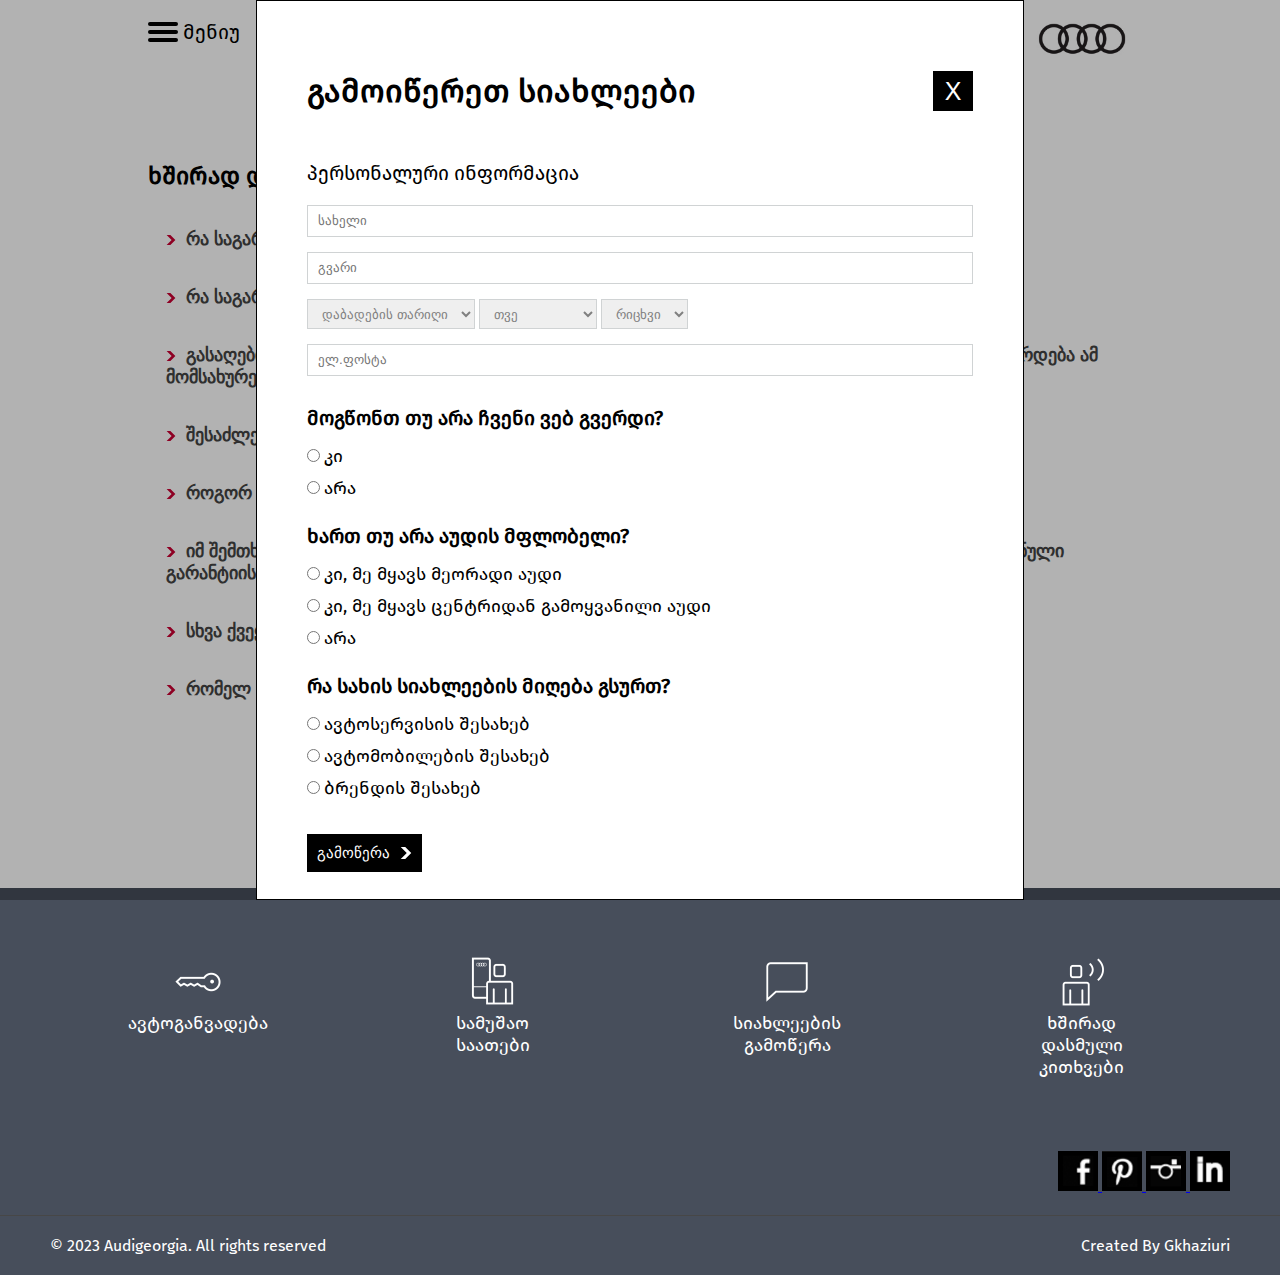
<file: faq&subscription.html>
<!DOCTYPE html>
<html lang="en">
<head>
    <meta charset="UTF-8">
    <meta name="viewport" content="width=device-width, initial-scale=1.0">
    <link rel="stylesheet" href="faq&subscription.css">
    <link rel="stylesheet" href="fonts.css">
    <link rel="shortcut icon" href="images/favicon-logo.jpg" type="image/x-icon">
    <title>Audi's Official Representation in Georgia</title>
</head>
<body id="main-id">
    
<div class="faq-container">
    <header class="nav-header">
        <nav>
            <ul>
                <li class="menu-li">
                    <a href="">
                        <div class="burger-icon">
                            <span></span>
                            <span></span>
                            <span></span>
                        </div>
                        <span>მენიუ</span>
                    </a>
                    <div class="burger-icon-hover-block">
                        <ul>
                            <li>
                                <a class="main-li" href="index.html">
                                    მთავარი
                                </a>
                            </li>
                            <li>
                                <a href="allmodels-page.html" target="_blank">
                                    <svg class="red-arrow" xmlns="http://www.w3.org/2000/svg" width="24" height="24" viewBox="0 0 24 24"><path d="M10.477 0h-8.977l12.024 12-12.024 12h8.977l12.023-12z"/></svg>                                
                                    ყველა მოდელი
                                </a>
                            </li>
                            <li>
                                <a href="history.html" target="_blank">
                                    <svg class="red-arrow" xmlns="http://www.w3.org/2000/svg" width="24" height="24" viewBox="0 0 24 24"><path d="M10.477 0h-8.977l12.024 12-12.024 12h8.977l12.023-12z"/></svg>                                
                                    ისტორია
                                </a>
                            </li>
                            <li>
                                <a href="ganvadeba.html" target="_blank">
                                    <svg class="red-arrow" xmlns="http://www.w3.org/2000/svg" width="24" height="24" viewBox="0 0 24 24"><path d="M10.477 0h-8.977l12.024 12-12.024 12h8.977l12.023-12z"/></svg>                                
                                    ავტოგანვადება
                                </a>
                            </li>
                            <li>
                                <a href="workinghours.html" target="_blank">
                                    <svg class="red-arrow" xmlns="http://www.w3.org/2000/svg" width="24" height="24" viewBox="0 0 24 24"><path d="M10.477 0h-8.977l12.024 12-12.024 12h8.977l12.023-12z"/></svg>                                
                                    სამუშაო საათები
                                </a>
                            </li>
                            <li>
                                <a href="faq.html" target="_blank">
                                    <svg class="red-arrow" xmlns="http://www.w3.org/2000/svg" width="24" height="24" viewBox="0 0 24 24"><path d="M10.477 0h-8.977l12.024 12-12.024 12h8.977l12.023-12z"/></svg>                                
                                    ხშირად დასმული კითხვები
                                </a>
                            </li>
                            <li>
                                <a href="quattro-page.html" target="_blank">
                                    <svg class="red-arrow" xmlns="http://www.w3.org/2000/svg" width="24" height="24" viewBox="0 0 24 24"><path d="M10.477 0h-8.977l12.024 12-12.024 12h8.977l12.023-12z"/></svg>                                
                                    Audi Quattro
                                </a>
                            </li>
                        </ul>
                    </div>
                </li>
                <div class="cars-li-div">
                    <li>
                        <a href="audi-a3-page.html">A3</a>
                    </li>
                    <li>
                        <a href="audi-s5-page.html">S5</a>
                    </li>
                    <li>
                        <a href="audi-q8-page.html">Q8</a>
                    </li>
                    <li class="rs-li">
                        <a href="audi-rs7-page.html">
                            <img src="images/rs-logo.png" alt="RS7 logo">
                            RS</a>
                    </li>
                    <li>
                        <a href="">
                            <img src="images/search-logo.png" alt="search icon">
                            <span>ძიება</span>
                        </a>
                    </li>
                </div>
            </ul>
        </nav>
        <div class="logo-div">
            <a href="index.html">
                <img src="images/audi-logo.png" alt="Audi logo">
            </a>
        </div>
    </header>
    <section class="faqs">
        <h2>ხშირად დასმული კითხვები</h2>
        <button class="accordion">
            <svg class="red-arrow" xmlns="http://www.w3.org/2000/svg" width="24" height="24" viewBox="0 0 24 24"><path d="M10.477 0h-8.977l12.024 12-12.024 12h8.977l12.023-12z"/></svg>                                
            რა საგარანტიო პირობები ვრცელდება აუდის მოდელებზე?
        </button>
        <p class="panel">აუდის ოფიციალური სალონში შეძენილ ყველა მოდელზე ცენტრი სტანდარტულად გთავაზობთ ორ წლიან საგარანტიო მომსახურებას გარბენის შეზღუდვის გარეშე.
            <br>
            <br>
            სურვილის შემთხვევაში შესაძლოებელია გახანგრძლივებული გარანტიის მიღება: 5 წელი ან 150 000 კმ გარბენი. ფასი 5 წლიან გარანტიაზე განსხვავებულია და განისაზღვრება მოდელის მიხედვით.
            <br>
            საგარანტიო შეზღუდვა ვრცელდება ავტონაწილთა იმ კატეგორიაზე, რომლიც განიცდის ბუნებრივ ცვეთას.
        </p>
        <button class="accordion">
            <svg class="red-arrow" xmlns="http://www.w3.org/2000/svg" width="24" height="24" viewBox="0 0 24 24"><path d="M10.477 0h-8.977l12.024 12-12.024 12h8.977l12.023-12z"/></svg>                                
            რა საგარანტიო პირობები ვრცელდება აუდის მოდელებზე?
        </button>
        <p class="panel">აუდის ოფიციალური ცენტრი გთავაზობთ ორიგინალ ავტონაწილებს აუდის ნებისმიერი მოდელისათვის. 

                აუდის სალონში მდებარეობს საწყობი, საიდანაც შესაძლებელია სასურველი ავტონაწილის შეძენა. იმ შემთხვევაში თუ სასურველი ნაწილი ადგილზე არ აღმოჩნდა შესაძლებელია მისი შეკვეთა აუდის ქარხნიდან. 
                
                ცენტრში შეძენილ და დამონტაჟებულ ორიგინალ ავტონაწილებზე ვრცელდება საგარანტიო პირობები 6 თვიდან 2 წლამდე ვრცელდება.
        </p>
        <button class="accordion">
            <svg class="red-arrow" xmlns="http://www.w3.org/2000/svg" width="24" height="24" viewBox="0 0 24 24"><path d="M10.477 0h-8.977l12.024 12-12.024 12h8.977l12.023-12z"/></svg>                                
            გასაღების დაკარგვის შემთხვევაში, შეიძლება თუ არა ქარხნიდან ახლის გამოწერა და რა დრო სჭირდება ამ მომსახურეობას?
        </button>
        <p class="panel">
            გასაღების დაკარგვის შემთხვევაში, შესაძლებელია ახლის  შეკვეთა, რისთვისაც დაგვჭირდება მხოლოდ თქვენი ავტომობილის საიდენტიფიკაციო ნომერი.
        </p>
        <button class="accordion">
            <svg class="red-arrow" xmlns="http://www.w3.org/2000/svg" width="24" height="24" viewBox="0 0 24 24"><path d="M10.477 0h-8.977l12.024 12-12.024 12h8.977l12.023-12z"/></svg>                                
            შესაძლებელია თუ არა ავტოგანვადებით ან ლიზინგით სარგებლობა აუდის ცენტრში?
        </button>
        <p class="panel">
            ავტოგანვადების პირობები მრავალფეროვანია, საპროცენტო განაკვეთი იწყება 0%–დან და მაქსიმუმ 15%–მდე მერყეობს. სესხის პროცენტი დამოკიდებულია თანამონაწილეობასა და ვადაზე. მოქნილი გრაფიკი მომხმარებლებს აძლევს საშუალებას გააფორმონ ავტოგანვადება დაბალ პროცენტში.  

            განვადების მაქსიმალური ვადა  5 წელია და თანამონაწილეობა იწყება 10%–დან.          
        </p>
        <button class="accordion">
            <svg class="red-arrow" xmlns="http://www.w3.org/2000/svg" width="24" height="24" viewBox="0 0 24 24"><path d="M10.477 0h-8.977l12.024 12-12.024 12h8.977l12.023-12z"/></svg>                                
            როგორ ხდება ავტომობილის დაზღვევა?
        </button>
        <p class="panel">
            აუდი თანამშრომლობს წამყვან სადაზღვევო კომპნიებთან და საშუალებას აძლევს თავის მომხარებელს ისარგებლოს ექსკლუზიური ავტოსადაზღვევო შემოთავაზებებით.
        </p>   
        <button class="accordion">
            <svg class="red-arrow" xmlns="http://www.w3.org/2000/svg" width="24" height="24" viewBox="0 0 24 24"><path d="M10.477 0h-8.977l12.024 12-12.024 12h8.977l12.023-12z"/></svg>                                
            იმ შემთხვევაში თუ ვისარგებლებ სხვა ავტოსერვისით, შემინარჩუნდება თუ არა ავტომობილზე ქარხნული გარანტიის პირობები?
        </button>
        <p class="panel">
            ქარხნის მოთხოვნის მიხედვით, ავტომობილს ყველა ტექნიკური დათვალიერება უნდა ჩაუტარდეს აუდის ოფიციალურ სერვის ცენტრში და შეივსოს ავტომობილის სერვის წიგნი. წინააღმდეგ შემთხვევაში აუდის გლობალური განაწესის მიხედვით  შესაბამისად ავტომობილს მოეხსნება საგარანტიო  პირობები. 
        </p>
        <button class="accordion">
            <svg class="red-arrow" xmlns="http://www.w3.org/2000/svg" width="24" height="24" viewBox="0 0 24 24"><path d="M10.477 0h-8.977l12.024 12-12.024 12h8.977l12.023-12z"/></svg>                                
            სხვა ქვეყანაში ყოფნის დროს, შემინარჩუნდება თუ არა საგარანტიო პირობები ავტომობილზე?
        </button>
        <p class="panel">
            აუდის ოფიციალური სალონში შეძენილ ყველა მოდელზე ცენტრი სტანდარტულად გთავაზობთ ორ წლიან საგარანტიო მომსახურებას გარბენის შეზღუდვის გარეშე.

            საგარანტიო დროის ათვლა იწყება კლიენტის მიერ ავტომანქანის შეძენის დღიდან. აუდის ცენტრში შეძენილი ავტომობილის გარანტია მოქმედია მსოფლიოს ნებისმიერი ქვეყნის ნებისმიერ ქალაქში, სადაც წარმოდგენილია აუდის ოფიციალური დილერი.
        </p>
        <button class="accordion">
            <svg class="red-arrow" xmlns="http://www.w3.org/2000/svg" width="24" height="24" viewBox="0 0 24 24"><path d="M10.477 0h-8.977l12.024 12-12.024 12h8.977l12.023-12z"/></svg>                                
            რომელ საათამდე შემიძლია ვისარგებლო თქვენი ავტო სერვისით?          
        </button>
        <p class="panel">
            აუდის სერვისის სამუშაო საათებია:
            <br>
            ორშაბათი- პარასკევი 10:00-18:00
            <br>
            შაბათი 10:00–15:00
            <br>
            კვირა-დასვენების დღე.
           <br>
            სერვის ცენტრი ემსახურება, როგორც ავტოსალონიდან გაყვანილ მანქანებს, ასევე ნებისმიერი წლოვანების აუდის მარკის ავტომობილებს. მომხმარებლებს ასევე შეუძლიათ ორიგინალი ავტონაწილების შეძენა. 
            <br>
            ინფორმაციისთვის დაგვიკავშირდით ნომერზე: (995 32) 250 60 60
        </p>
    </section>
</div>
<div id="modal-container">
    <div id="modal" class="modal">
        <div id="header-div">
            <h1>გამოიწერეთ სიახლეები</h1>
            <button onclick="closeModal()" id="x-button">X</button>  
        </div>
        <span class="personal-info">პერსონალური ინფორმაცია</span>
        <form id="news-form" onsubmit="return validationForm()">
            <input id="first-name" type="text" placeholder="სახელი">
            
            <input id="last-name" type="text" placeholder="გვარი">
            <div id="dates-container">
                <select class="form-select" id="year" name="დაბადების თარიღი">
                    <option value="დაბადების თარიღი">დაბადების თარიღი</option>
                    <option value="1990">1990</option>
                    <option value="1991">1991</option>
                    <option value="1992">1992</option>
                    <option value="1993">1993</option>
                    <option value="1994">1994</option>
                    <option value="1995">1995</option>
                    <option value="1996">1996</option>
                    <option value="1997">1997</option>
                    <option value="1998">1998</option>
                    <option value="1999">1999</option>
                    <option value="2000">2000</option>
                    <option value="2001">2001</option>
                    <option value="2002">2002</option>
                    <option value="2003">2003</option>
                    <option value="2004">2004</option>
                    <option value="2005">2005</option>
                    <option value="2006">2006</option>
                    <option value="2007">2007</option>
                    <option value="2008">2008</option>
                    <option value="2009">2009</option>
                    <option value="2010">2010</option>
                    <option value="2011">2011</option>
                    <option value="2012">2012</option>
                    <option value="2013">2013</option>
                    <option value="2014">2014</option>
                    <option value="2015">2015</option>
                    <option value="2016">2016</option>
                    <option value="2017">2017</option>
                    <option value="2018">2018</option>
                    <option value="2019">2019</option>
                    <option value="2020">2020</option>
                    <option value="2021">2021</option>
                    <option value="2022">2022</option>
                    <option value="2023">2023</option>
                </select>
                <select class="form-select" id="month" name="month">
                    <option value="თვე">თვე</option>
                    <option value="01">იანვარი</option>
                    <option value="02">თებერვალი</option>
                    <option value="03">მარტი</option>
                    <option value="04">აპრილი</option>
                    <option value="05">მაისი</option>
                    <option value="06">ივნისი</option>
                    <option value="07">ივლისი</option>
                    <option value="08">აგვისტო</option>
                    <option value="09">სექტემბერი</option>
                    <option value="10">ოქტომბერი</option>
                    <option value="11">ნოემბერი</option>
                    <option value="12">დეკემბერი</option>
                </select>
                <select class="form-select" id="day" name="day">
                    <option value="რიცხვი">რიცხვი</option>
                    <option value="01">01</option>
                    <option value="02">02</option>
                    <option value="03">03</option>
                    <option value="04">04</option>
                    <option value="05">05</option>
                    <option value="06">06</option>
                    <option value="07">07</option>
                    <option value="08">08</option>
                    <option value="09">09</option>
                    <option value="10">10</option>
                    <option value="11">11</option>
                    <option value="12">12</option>
                    <option value="13">13</option>
                    <option value="14">14</option>
                    <option value="15">15</option>
                    <option value="16">16</option>
                    <option value="17">17</option>
                    <option value="18">18</option>
                    <option value="19">19</option>
                    <option value="20">20</option>
                    <option value="21">21</option>
                    <option value="22">22</option>
                    <option value="23">23</option>
                    <option value="24">24</option>
                    <option value="25">25</option>
                    <option value="26">26</option>
                    <option value="27">27</option>
                    <option value="28">28</option>
                    <option value="29">29</option>
                    <option value="30">30</option>
                    <option value="31">31</option>
                </select>
            </div>
            <input type="mail" name="mail" id="mail" placeholder="ელ.ფოსტა">
            <div id="checkboxes">
                <p>მოგწონთ თუ არა ჩვენი ვებ გვერდი?</p>
                <div>
                    <input id="answer-checkbox" type="radio" name="review">
                    <span>კი</span>
                </div>
                <div>
                    <input id="answer-checkbox" type="radio" name="review">
                    <span>არა</span>
                </div>
                <p>ხართ თუ არა აუდის მფლობელი?</p>
                <div>
                    <input id="answer-checkbox" type="radio" name="if-owner">
                    <span>კი, მე მყავს მეორადი აუდი</span>
                </div>
                <div>
                    <input id="answer-checkbox" type="radio" name="if-owner">
                    <span>კი, მე მყავს ცენტრიდან გამოყვანილი აუდი</span>
                </div>
                <div>
                    <input id="answer-checkbox" type="radio" name="if-owner">
                    <span>არა</span>
                </div>
                <p>რა სახის სიახლეების მიღება გსურთ?</p>
                <div>
                    <input id="answer-checkbox" type="radio" name="news-type">
                    <span>ავტოსერვისის შესახებ</span>
                </div>
                <div>
                    <input id="answer-checkbox" type="radio" name="news-type">
                    <span>ავტომობილების შესახებ</span>
                </div>
                <div>
                    <input id="answer-checkbox" type="radio" name="news-type">
                    <span>ბრენდის შესახებ</span>
                </div>
            </div>
            <div>
                <p id="error"></p>
                <button id="subscribe-button" type="submit">
                    გამოწერა
                    <svg class="white-arrow" xmlns="http://www.w3.org/2000/svg" width="15" height="15" viewBox="0 0 24 24"><path d="M10.477 0h-8.977l12.024 12-12.024 12h8.977l12.023-12z"/></svg>                                
                </button>
                <p id="error"></p>
                

            </div>
        </form>
    </div>
    
</div>
<footer>
    <div class="lower-footer-info">
        <div class="lower-footer">
            <div>
                <a href="ganvadeba.html" class="lower-footer-boxes" target="_blank">
                    <img src="images/key-img.png" alt="key image">
                    ავტოგანვადება
                </a>
            </div>
            <div>
                <a href="workinghours.html" class="lower-footer-boxes">
                    <img src="images/working-hours.png" alt="working hours" target="_blank">
                    სამუშაო საათები
                </a>
            </div>
            <div>
                <a href="faq&subscription.html" class="lower-footer-boxes" target="_blank">
                    <img src="images/news-img.png" alt="deliver news">
                    სიახლეების გამოწერა
                </a>
            </div>
            <div>
                <a href="faq.html" class="lower-footer-boxes" target="_blank" target="_blank">
                    <img src="images/faq-img.png" alt="deliver news">
                    ხშირად დასმული კითხვები
                </a>
            </div>
        </div>
        <div class="social-network-pages">
            <a href="https://www.facebook.com/auditbilisi/" target="_blank">
                <img src="images/fb-page.png" alt="Audi facebook page">
            </a>
            <a href="https://www.pinterest.com/audiofficial/" target="_blank">
                <img src="images/pinterest-page.png" alt="Audi pinterest page">
            </a>
            <a href="https://www.instagram.com/audi_georgia/" target="_blank">
                <img src="images/instagram-page.png" alt="Audi instagram page">
            </a>
            <a href="https://www.linkedin.com/company/audi-georgia" target="_blank">
                <img src="images/linkedin-page.png" alt="Audi linkedin page">
            </a>
        </div>
        <div class="creator">
            <span>© 2023 Audigeorgia. All rights reserved</span>
            <span>Created By Gkhaziuri</span>
        </div>
    </div>
    <script src="faq.js"></script>
</body>
</html>
</file>
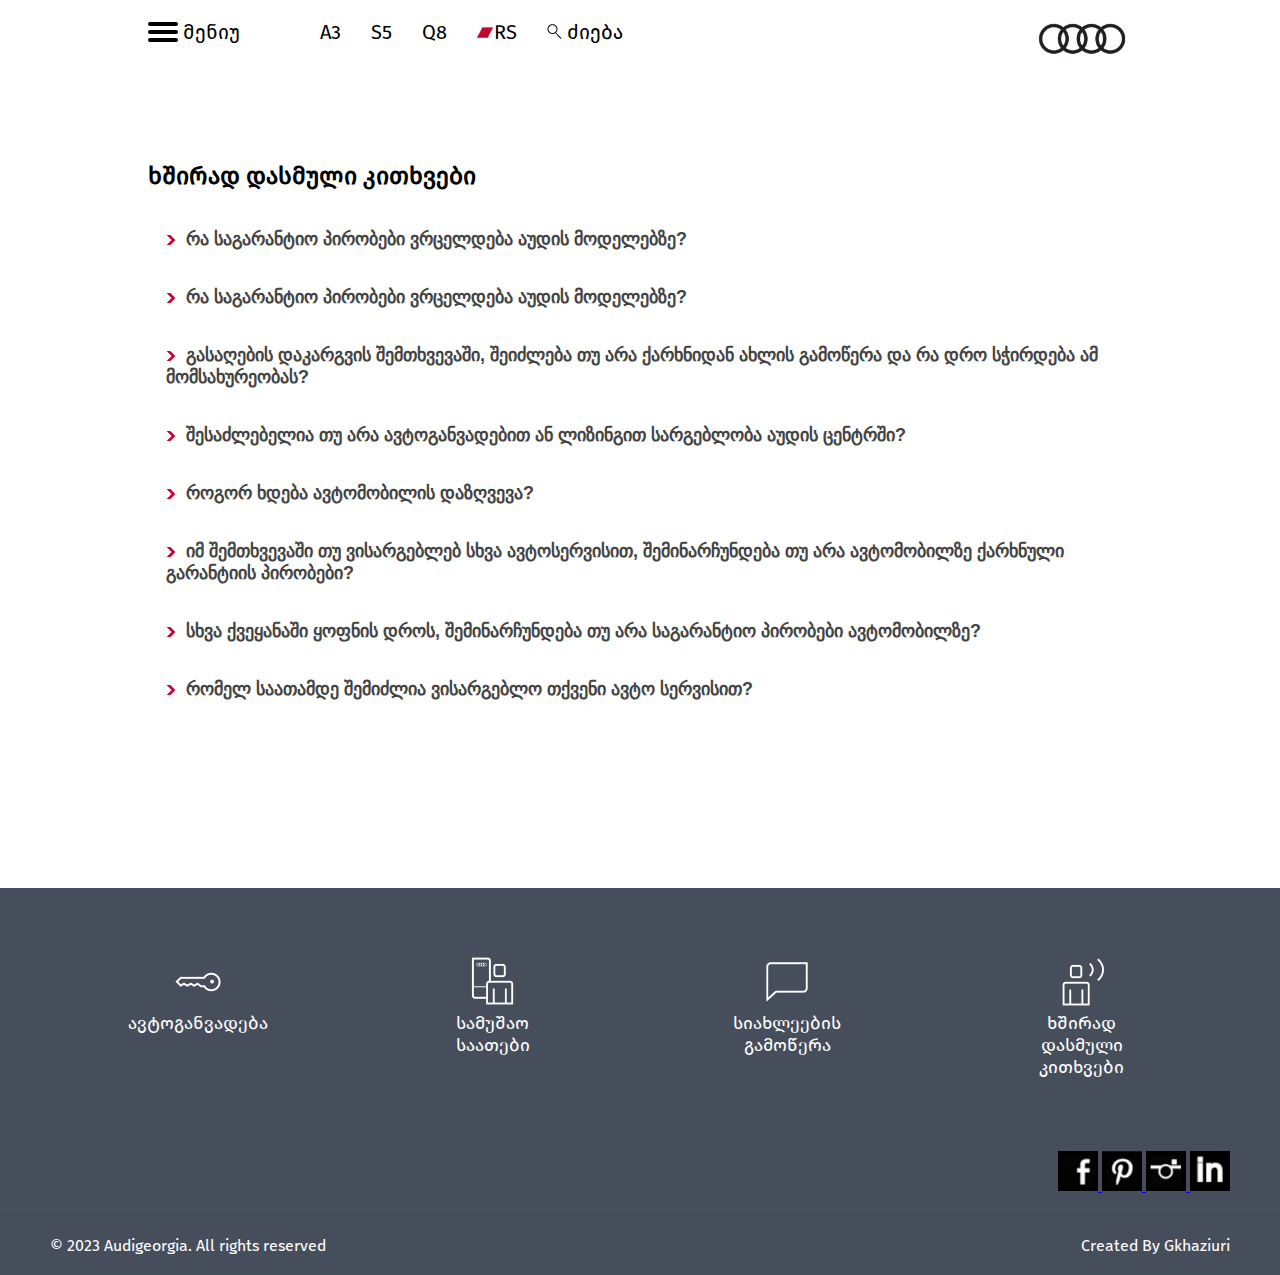
<file: faq.html>
<!DOCTYPE html>
<html lang="en">
<head>
    <meta charset="UTF-8">
    <meta name="viewport" content="width=device-width, initial-scale=1.0">
    <link rel="stylesheet" href="faq.css">
    <link rel="stylesheet" href="fonts.css">
    <link rel="shortcut icon" href="images/favicon-logo.jpg" type="image/x-icon">
    <title>Audi's Official Representation in Georgia</title>
</head>
<body id="main-id">
    
<div class="faq-container">
    <header class="nav-header">
        <nav>
            <ul>
                <li class="menu-li">
                    <a href="">
                        <div class="burger-icon">
                            <span></span>
                            <span></span>
                            <span></span>
                        </div>
                        <span>მენიუ</span>
                    </a>
                    <div class="burger-icon-hover-block">
                        <ul>
                            <li>
                                <a class="main-li" href="index.html">
                                    მთავარი
                                </a>
                            </li>
                            <li>
                                <a href="allmodels-page.html" target="_blank">
                                    <svg class="red-arrow" xmlns="http://www.w3.org/2000/svg" width="24" height="24" viewBox="0 0 24 24"><path d="M10.477 0h-8.977l12.024 12-12.024 12h8.977l12.023-12z"/></svg>                                
                                    ყველა მოდელი
                                </a>
                            </li>
                            <li>
                                <a href="history.html" target="_blank">
                                    <svg class="red-arrow" xmlns="http://www.w3.org/2000/svg" width="24" height="24" viewBox="0 0 24 24"><path d="M10.477 0h-8.977l12.024 12-12.024 12h8.977l12.023-12z"/></svg>                                
                                    ისტორია
                                </a>
                            </li>
                            <li>
                                <a href="ganvadeba.html" target="_blank">
                                    <svg class="red-arrow" xmlns="http://www.w3.org/2000/svg" width="24" height="24" viewBox="0 0 24 24"><path d="M10.477 0h-8.977l12.024 12-12.024 12h8.977l12.023-12z"/></svg>                                
                                    ავტოგანვადება
                                </a>
                            </li>
                            <li>
                                <a href="workinghours.html" target="_blank">
                                    <svg class="red-arrow" xmlns="http://www.w3.org/2000/svg" width="24" height="24" viewBox="0 0 24 24"><path d="M10.477 0h-8.977l12.024 12-12.024 12h8.977l12.023-12z"/></svg>                                
                                    სამუშაო საათები
                                </a>
                            </li>
                            <li>
                                <a href="faq.html" target="_blank">
                                    <svg class="red-arrow" xmlns="http://www.w3.org/2000/svg" width="24" height="24" viewBox="0 0 24 24"><path d="M10.477 0h-8.977l12.024 12-12.024 12h8.977l12.023-12z"/></svg>                                
                                    ხშირად დასმული კითხვები
                                </a>
                            </li>
                            <li>
                                <a href="quattro-page.html" target="_blank">
                                    <svg class="red-arrow" xmlns="http://www.w3.org/2000/svg" width="24" height="24" viewBox="0 0 24 24"><path d="M10.477 0h-8.977l12.024 12-12.024 12h8.977l12.023-12z"/></svg>                                
                                    Audi Quattro
                                </a>
                            </li>
                        </ul>
                    </div>
                  </li>
                  <div class="cars-li-div">
                    <li>
                        <a href="audi-a3-page.html">A3</a>
                    </li>
                    <li>
                        <a href="audi-s5-page.html">S5</a>
                    </li>
                    <li>
                        <a href="audi-q8-page.html">Q8</a>
                    </li>
                    <li class="rs-li">
                        <a href="audi-rs7-page.html">
                            <img src="images/rs-logo.png" alt="RS7 logo">
                            RS</a>
                    </li>
                    <li>
                        <a href="">
                            <img src="images/search-logo.png" alt="search icon">
                            <span>ძიება</span>
                        </a>
                    </li>
                </div>
            </ul>
        </nav>
        <div class="logo-div">
            <a href="index.html">
                <img src="images/audi-logo.png" alt="Audi logo">
            </a>
        </div>
    </header>
    <section class="faqs">
        <h2>ხშირად დასმული კითხვები</h2>
        <button class="accordion">
            <svg class="red-arrow" xmlns="http://www.w3.org/2000/svg" width="24" height="24" viewBox="0 0 24 24"><path d="M10.477 0h-8.977l12.024 12-12.024 12h8.977l12.023-12z"/></svg>                                
            რა საგარანტიო პირობები ვრცელდება აუდის მოდელებზე?
        </button>
        <p class="panel">აუდის ოფიციალური სალონში შეძენილ ყველა მოდელზე ცენტრი სტანდარტულად გთავაზობთ ორ წლიან საგარანტიო მომსახურებას გარბენის შეზღუდვის გარეშე.
            <br>
            <br>
            სურვილის შემთხვევაში შესაძლოებელია გახანგრძლივებული გარანტიის მიღება: 5 წელი ან 150 000 კმ გარბენი. ფასი 5 წლიან გარანტიაზე განსხვავებულია და განისაზღვრება მოდელის მიხედვით.
            <br>
            საგარანტიო შეზღუდვა ვრცელდება ავტონაწილთა იმ კატეგორიაზე, რომლიც განიცდის ბუნებრივ ცვეთას.
        </p>
        <button class="accordion">
            <svg class="red-arrow" xmlns="http://www.w3.org/2000/svg" width="24" height="24" viewBox="0 0 24 24"><path d="M10.477 0h-8.977l12.024 12-12.024 12h8.977l12.023-12z"/></svg>                                
            რა საგარანტიო პირობები ვრცელდება აუდის მოდელებზე?
        </button>
        <p class="panel">აუდის ოფიციალური ცენტრი გთავაზობთ ორიგინალ ავტონაწილებს აუდის ნებისმიერი მოდელისათვის. 

                აუდის სალონში მდებარეობს საწყობი, საიდანაც შესაძლებელია სასურველი ავტონაწილის შეძენა. იმ შემთხვევაში თუ სასურველი ნაწილი ადგილზე არ აღმოჩნდა შესაძლებელია მისი შეკვეთა აუდის ქარხნიდან. 
                
                ცენტრში შეძენილ და დამონტაჟებულ ორიგინალ ავტონაწილებზე ვრცელდება საგარანტიო პირობები 6 თვიდან 2 წლამდე ვრცელდება.
        </p>
        <button class="accordion">
            <svg class="red-arrow" xmlns="http://www.w3.org/2000/svg" width="24" height="24" viewBox="0 0 24 24"><path d="M10.477 0h-8.977l12.024 12-12.024 12h8.977l12.023-12z"/></svg>                                
            გასაღების დაკარგვის შემთხვევაში, შეიძლება თუ არა ქარხნიდან ახლის გამოწერა და რა დრო სჭირდება ამ მომსახურეობას?
        </button>
        <p class="panel">
            გასაღების დაკარგვის შემთხვევაში, შესაძლებელია ახლის  შეკვეთა, რისთვისაც დაგვჭირდება მხოლოდ თქვენი ავტომობილის საიდენტიფიკაციო ნომერი.
        </p>
        <button class="accordion">
            <svg class="red-arrow" xmlns="http://www.w3.org/2000/svg" width="24" height="24" viewBox="0 0 24 24"><path d="M10.477 0h-8.977l12.024 12-12.024 12h8.977l12.023-12z"/></svg>                                
            შესაძლებელია თუ არა ავტოგანვადებით ან ლიზინგით სარგებლობა აუდის ცენტრში?
        </button>
        <p class="panel">
            ავტოგანვადების პირობები მრავალფეროვანია, საპროცენტო განაკვეთი იწყება 0%–დან და მაქსიმუმ 15%–მდე მერყეობს. სესხის პროცენტი დამოკიდებულია თანამონაწილეობასა და ვადაზე. მოქნილი გრაფიკი მომხმარებლებს აძლევს საშუალებას გააფორმონ ავტოგანვადება დაბალ პროცენტში.  

            განვადების მაქსიმალური ვადა  5 წელია და თანამონაწილეობა იწყება 10%–დან.          
        </p>
        <button class="accordion">
            <svg class="red-arrow" xmlns="http://www.w3.org/2000/svg" width="24" height="24" viewBox="0 0 24 24"><path d="M10.477 0h-8.977l12.024 12-12.024 12h8.977l12.023-12z"/></svg>                                
            როგორ ხდება ავტომობილის დაზღვევა?
        </button>
        <p class="panel">
            აუდი თანამშრომლობს წამყვან სადაზღვევო კომპნიებთან და საშუალებას აძლევს თავის მომხარებელს ისარგებლოს ექსკლუზიური ავტოსადაზღვევო შემოთავაზებებით.
        </p>   
        <button class="accordion">
            <svg class="red-arrow" xmlns="http://www.w3.org/2000/svg" width="24" height="24" viewBox="0 0 24 24"><path d="M10.477 0h-8.977l12.024 12-12.024 12h8.977l12.023-12z"/></svg>                                
            იმ შემთხვევაში თუ ვისარგებლებ სხვა ავტოსერვისით, შემინარჩუნდება თუ არა ავტომობილზე ქარხნული გარანტიის პირობები?
        </button>
        <p class="panel">
            ქარხნის მოთხოვნის მიხედვით, ავტომობილს ყველა ტექნიკური დათვალიერება უნდა ჩაუტარდეს აუდის ოფიციალურ სერვის ცენტრში და შეივსოს ავტომობილის სერვის წიგნი. წინააღმდეგ შემთხვევაში აუდის გლობალური განაწესის მიხედვით  შესაბამისად ავტომობილს მოეხსნება საგარანტიო  პირობები. 
        </p>
        <button class="accordion">
            <svg class="red-arrow" xmlns="http://www.w3.org/2000/svg" width="24" height="24" viewBox="0 0 24 24"><path d="M10.477 0h-8.977l12.024 12-12.024 12h8.977l12.023-12z"/></svg>                                
            სხვა ქვეყანაში ყოფნის დროს, შემინარჩუნდება თუ არა საგარანტიო პირობები ავტომობილზე?
        </button>
        <p class="panel">
            აუდის ოფიციალური სალონში შეძენილ ყველა მოდელზე ცენტრი სტანდარტულად გთავაზობთ ორ წლიან საგარანტიო მომსახურებას გარბენის შეზღუდვის გარეშე.

            საგარანტიო დროის ათვლა იწყება კლიენტის მიერ ავტომანქანის შეძენის დღიდან. აუდის ცენტრში შეძენილი ავტომობილის გარანტია მოქმედია მსოფლიოს ნებისმიერი ქვეყნის ნებისმიერ ქალაქში, სადაც წარმოდგენილია აუდის ოფიციალური დილერი.
        </p>
        <button class="accordion">
            <svg class="red-arrow" xmlns="http://www.w3.org/2000/svg" width="24" height="24" viewBox="0 0 24 24"><path d="M10.477 0h-8.977l12.024 12-12.024 12h8.977l12.023-12z"/></svg>                                
            რომელ საათამდე შემიძლია ვისარგებლო თქვენი ავტო სერვისით?          
        </button>
        <p class="panel">
            აუდის სერვისის სამუშაო საათებია:
            <br>
            ორშაბათი- პარასკევი 10:00-18:00
            <br>
            შაბათი 10:00–15:00
            <br>
            კვირა-დასვენების დღე.
           <br>
            სერვის ცენტრი ემსახურება, როგორც ავტოსალონიდან გაყვანილ მანქანებს, ასევე ნებისმიერი წლოვანების აუდის მარკის ავტომობილებს. მომხმარებლებს ასევე შეუძლიათ ორიგინალი ავტონაწილების შეძენა. 
            <br>
            ინფორმაციისთვის დაგვიკავშირდით ნომერზე: (995 32) 250 60 60
        </p>
    </section>
</div>
<footer>
    <div class="lower-footer-info">
        <div class="lower-footer">
            <div>
                <a href="ganvadeba.html" class="lower-footer-boxes" target="_blank">
                    <img src="images/key-img.png" alt="key image">
                    ავტოგანვადება
                </a>
            </div>
            <div>
                <a href="workinghours.html" class="lower-footer-boxes" target="_blank">
                    <img src="images/working-hours.png" alt="working hours">
                    სამუშაო საათები
                </a>
            </div>
            <div>
                <a href="faq&subscription.html" class="lower-footer-boxes" target="_blank">
                    <img src="images/news-img.png" alt="deliver news">
                    სიახლეების გამოწერა
                </a>
            </div>
            <div>
                <a href="faq.html" class="lower-footer-boxes" target="_blank" target="_blank">
                    <img src="images/faq-img.png" alt="deliver news">
                    ხშირად დასმული კითხვები
                </a>
            </div>
        </div>
        <div class="social-network-pages">
            <a href="https://www.facebook.com/auditbilisi/" target="_blank">
                <img src="images/fb-page.png" alt="Audi facebook page">
            </a>
            <a href="https://www.pinterest.com/audiofficial/" target="_blank">
                <img src="images/pinterest-page.png" alt="Audi pinterest page">
            </a>
            <a href="https://www.instagram.com/audi_georgia/" target="_blank">
                <img src="images/instagram-page.png" alt="Audi instagram page">
            </a>
            <a href="https://www.linkedin.com/company/audi-georgia" target="_blank">
                <img src="images/linkedin-page.png" alt="Audi linkedin page">
            </a>
        </div>
        <div class="creator">
            <span>© 2023 Audigeorgia. All rights reserved</span>
            <span>Created By Gkhaziuri</span>
        </div>
    </div>
</footer>
    <script src="faq.js"></script>
</body>
</html>
</file>
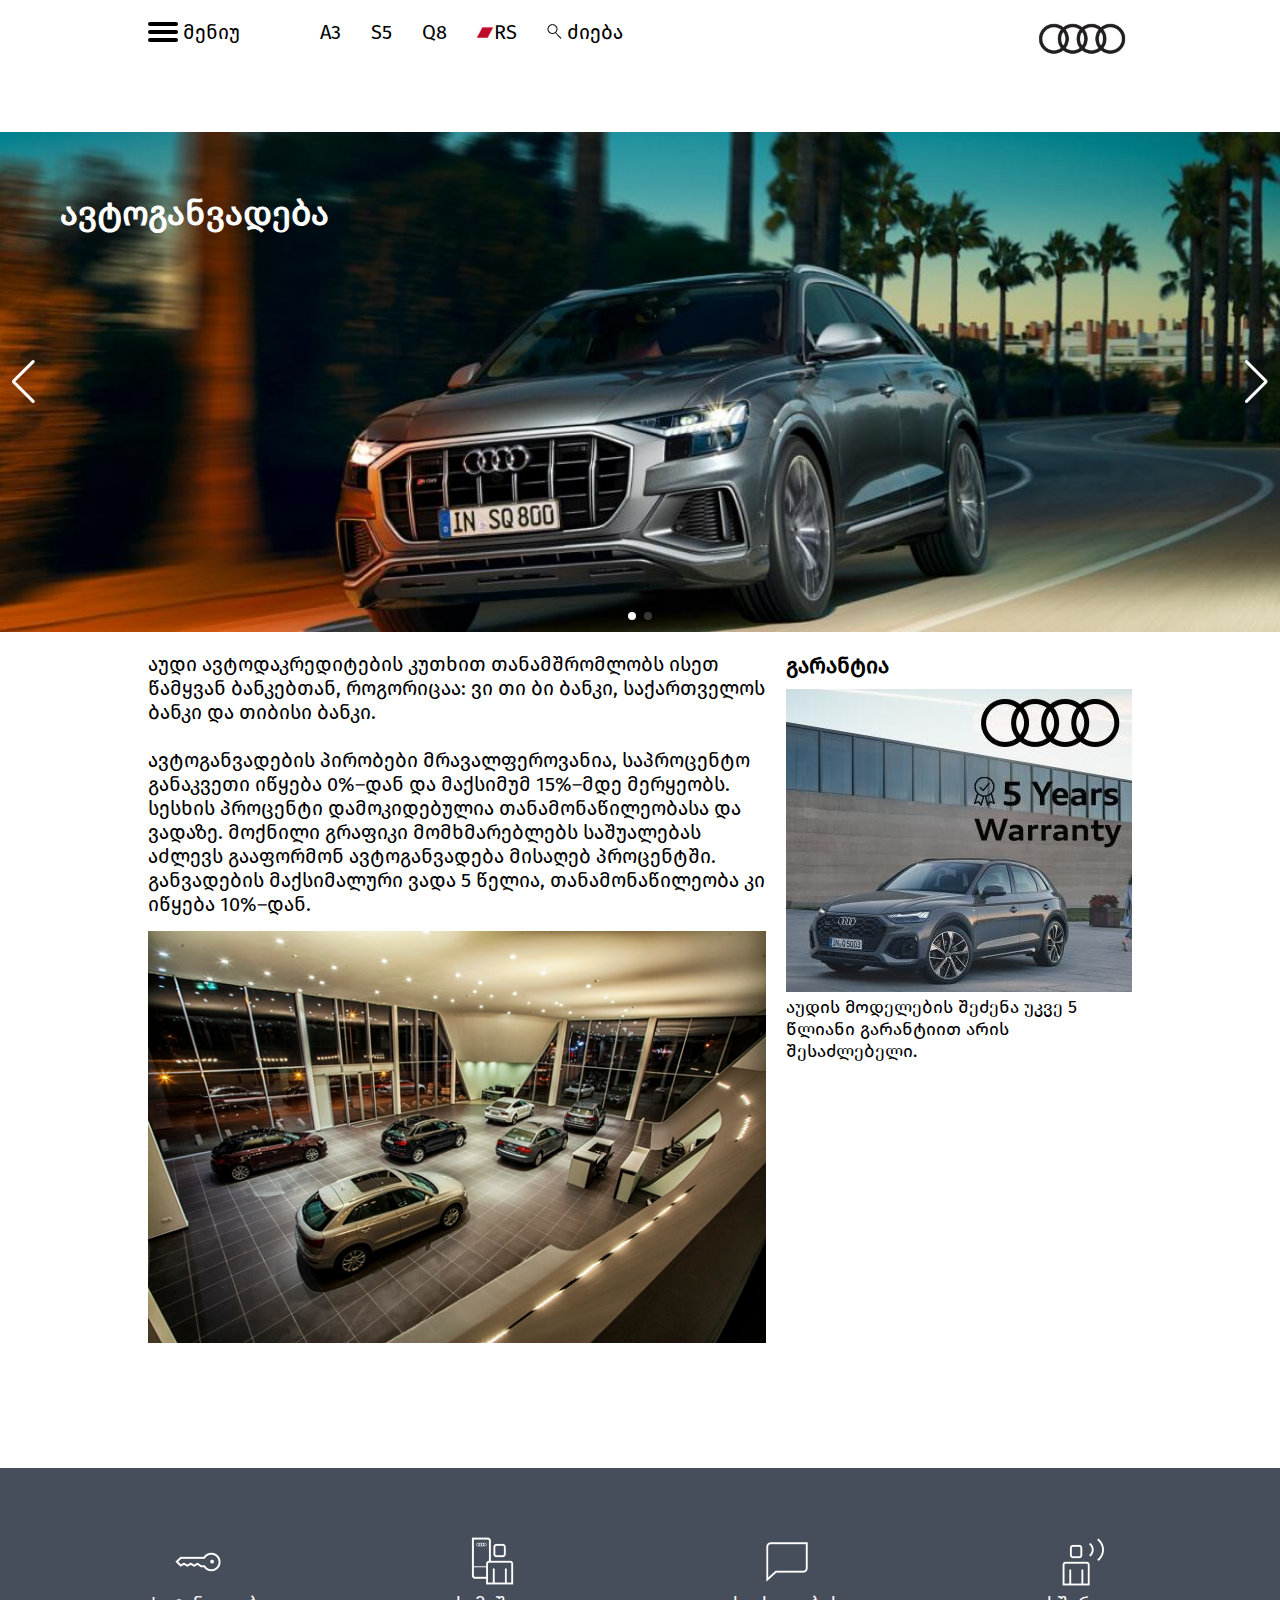
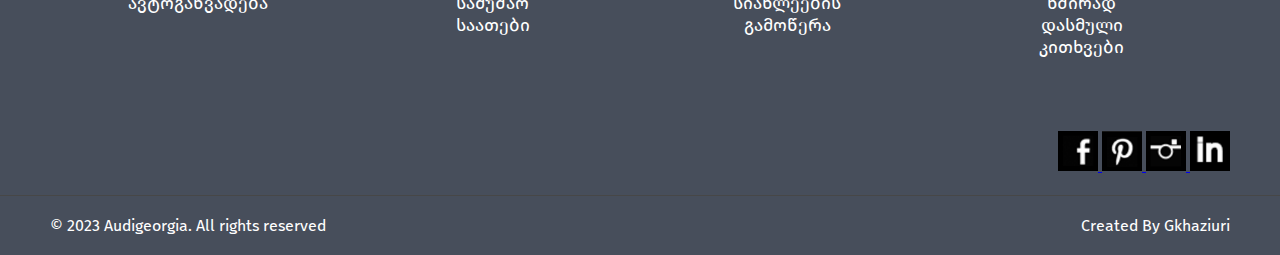
<file: ganvadeba.html>
<!DOCTYPE html>
<html lang="en">
<head>
    <meta charset="UTF-8">
    <meta name="viewport" content="width=device-width, initial-scale=1.0">
    <link rel="stylesheet" href="ganvadeba.css">
    <link rel="stylesheet" href="fonts.css">
    <link rel="stylesheet" href="https://cdn.jsdelivr.net/npm/swiper@10/swiper-bundle.min.css"/>
    <link rel="shortcut icon" href="images/favicon-logo.jpg" type="image/x-icon">
    <title>Audi's Official Representation in Georgia</title>
</head>
<body>
    <div class="ganvadeba-container ">
        <header class="nav-header">
            <nav>
                <ul>
                    <li class="menu-li">
                        <a href="">
                            <div class="burger-icon">
                                <span></span>
                                <span></span>
                                <span></span>
                            </div>
                            <span>მენიუ</span>
                        </a>
                        <div class="burger-icon-hover-block">
                            <ul>
                                <li>
                                    <a class="main-li" href="index.html">
                                        მთავარი
                                    </a>
                                </li>
                                <li>
                                    <a href="allmodels-page.html" target="_blank">
                                        <svg class="red-arrow" xmlns="http://www.w3.org/2000/svg" width="24" height="24" viewBox="0 0 24 24"><path d="M10.477 0h-8.977l12.024 12-12.024 12h8.977l12.023-12z"/></svg>                                
                                        ყველა მოდელი
                                    </a>
                                </li>
                                <li>
                                    <a href="history.html" target="_blank">
                                        <svg class="red-arrow" xmlns="http://www.w3.org/2000/svg" width="24" height="24" viewBox="0 0 24 24"><path d="M10.477 0h-8.977l12.024 12-12.024 12h8.977l12.023-12z"/></svg>                                
                                        ისტორია
                                    </a>
                                </li>
                                <li>
                                    <a href="ganvadeba.html" target="_blank">
                                        <svg class="red-arrow" xmlns="http://www.w3.org/2000/svg" width="24" height="24" viewBox="0 0 24 24"><path d="M10.477 0h-8.977l12.024 12-12.024 12h8.977l12.023-12z"/></svg>                                
                                        ავტოგანვადება
                                    </a>
                                </li>
                                <li>
                                    <a href="workinghours.html" target="_blank">
                                        <svg class="red-arrow" xmlns="http://www.w3.org/2000/svg" width="24" height="24" viewBox="0 0 24 24"><path d="M10.477 0h-8.977l12.024 12-12.024 12h8.977l12.023-12z"/></svg>                                
                                        სამუშაო საათები
                                    </a>
                                </li>
                                <li>
                                    <a href="faq.html" target="_blank">
                                        <svg class="red-arrow" xmlns="http://www.w3.org/2000/svg" width="24" height="24" viewBox="0 0 24 24"><path d="M10.477 0h-8.977l12.024 12-12.024 12h8.977l12.023-12z"/></svg>                                
                                        ხშირად დასმული კითხვები
                                    </a>
                                </li>
                                <li>
                                    <a href="quattro-page.html" target="_blank">
                                        <svg class="red-arrow" xmlns="http://www.w3.org/2000/svg" width="24" height="24" viewBox="0 0 24 24"><path d="M10.477 0h-8.977l12.024 12-12.024 12h8.977l12.023-12z"/></svg>                                
                                        Audi Quattro
                                    </a>
                                </li>
                            </ul>
                        </div>
                    </li>
                    <div class="cars-li-div">
                        <li>
                            <a href="audi-a3-page.html">A3</a>
                        </li>
                        <li>
                            <a href="audi-s5-page.html">S5</a>
                        </li>
                        <li>
                            <a href="audi-q8-page.html">Q8</a>
                        </li>
                        <li class="rs-li">
                            <a href="audi-rs7-page.html">
                                <img src="images/rs-logo.png" alt="RS7 logo">
                                RS</a>
                        </li>
                        <li>
                            <a href="">
                                <img src="images/search-logo.png" alt="search icon">
                                <span>ძიება</span>
                            </a>
                        </li>
                    </div>
                </ul>
            </nav>
            <div class="logo-div">
                <a href="index.html">
                    <img src="images/audi-logo.png" alt="Audi logo">
                </a>
            </div>
        </header>
    </div>
        <div class="swiper">
            <div class="swiper-wrapper">
                <div class="swiper-slide">
                    <h2>ავტოგანვადება</h2>
                    <img src="images/ganvadeba-slider-first-img.jpeg" alt="slider image">
                </div>
                <div class="swiper-slide">
                    <h2>ავტოგანვადება</h2>
                    <img src="images/ganvadeba-slider-second-img.jpeg" alt="slider image">
                </div>
                <div class="swiper-pagination"></div>
                <div class="swiper-button-prev"></div>
                <div class="swiper-button-next"></div>
                <div class="swiper-scrollbar"></div>
            </div>
        </div>
    <div class="container">
        <div class="ganvadeba-block">
            <div class="ganvadeba-info">
                <p>
                    აუდი ავტოდაკრედიტების კუთხით თანამშრომლობს ისეთ წამყვან ბანკებთან, როგორიცაა: ვი თი ბი ბანკი, საქართველოს ბანკი და თიბისი ბანკი.
                    <br>
                    <br>
                    ავტოგანვადების პირობები მრავალფეროვანია, საპროცენტო განაკვეთი იწყება 0%–დან და მაქსიმუმ 15%–მდე მერყეობს. სესხის პროცენტი დამოკიდებულია თანამონაწილეობასა და ვადაზე. მოქნილი გრაფიკი მომხმარებლებს საშუალებას აძლევს გააფორმონ ავტოგანვადება მისაღებ პროცენტში. განვადების მაქსიმალური ვადა  5 წელია, თანამონაწილეობა კი იწყება 10%–დან.
                </p>
                <img src="images/ganvadeba-page-img.jpg" alt="Audi center Tbilisi image">
            </div>
            <div class="garantia-info">
                <h6>გარანტია</h6>
                <img src="images/garantia-img.jpeg" alt="garantia image">
                <p>აუდის მოდელების შეძენა უკვე 5 წლიანი გარანტიით არის შესაძლებელი.</p>
            </div>
        </div>
    </div>
    <footer>
        <div class="lower-footer-info">
            <div class="lower-footer">
                <div>
                    <a href="" class="lower-footer-boxes" target="_blank">
                        <img src="images/key-img.png" alt="key image">
                        ავტოგანვადება
                    </a>
                </div>
                <div>
                    <a href="workinghours.html" class="lower-footer-boxes" target="_blank">
                        <img src="images/working-hours.png" alt="working hours" target="_blank">
                        სამუშაო საათები
                    </a>
                </div>
                <div>
                    <a href="faq&subscription.html" class="lower-footer-boxes" target="_blank">
                        <img src="images/news-img.png" alt="deliver news">
                        სიახლეების გამოწერა
                    </a>
                </div>
                <div>
                    <a href="faq.html" class="lower-footer-boxes" target="_blank">
                        <img src="images/faq-img.png" alt="deliver news">
                        ხშირად დასმული კითხვები
                    </a>
                </div>
            </div>
            <div class="social-network-pages">
                <a href="https://www.facebook.com/auditbilisi/" target="_blank">
                    <img src="images/fb-page.png" alt="Audi facebook page">
                </a>
                <a href="https://www.pinterest.com/audiofficial/" target="_blank">
                    <img src="images/pinterest-page.png" alt="Audi pinterest page">
                </a>
                <a href="https://www.instagram.com/audi_georgia/" target="_blank">
                    <img src="images/instagram-page.png" alt="Audi instagram page">
                </a>
                <a href="https://www.linkedin.com/company/audi-georgia" target="_blank">
                    <img src="images/linkedin-page.png" alt="Audi linkedin page">
                </a>
            </div>
            <div class="creator">
                <span>© 2023 Audigeorgia. All rights reserved</span>
                <span>Created By Gkhaziuri</span>
            </div>
        </div>
    </footer>
    <script src="https://cdn.jsdelivr.net/npm/swiper@9/swiper-bundle.min.js"></script>
    <script src="ganvadeba.js"></script>
</body>
</html>
</file>
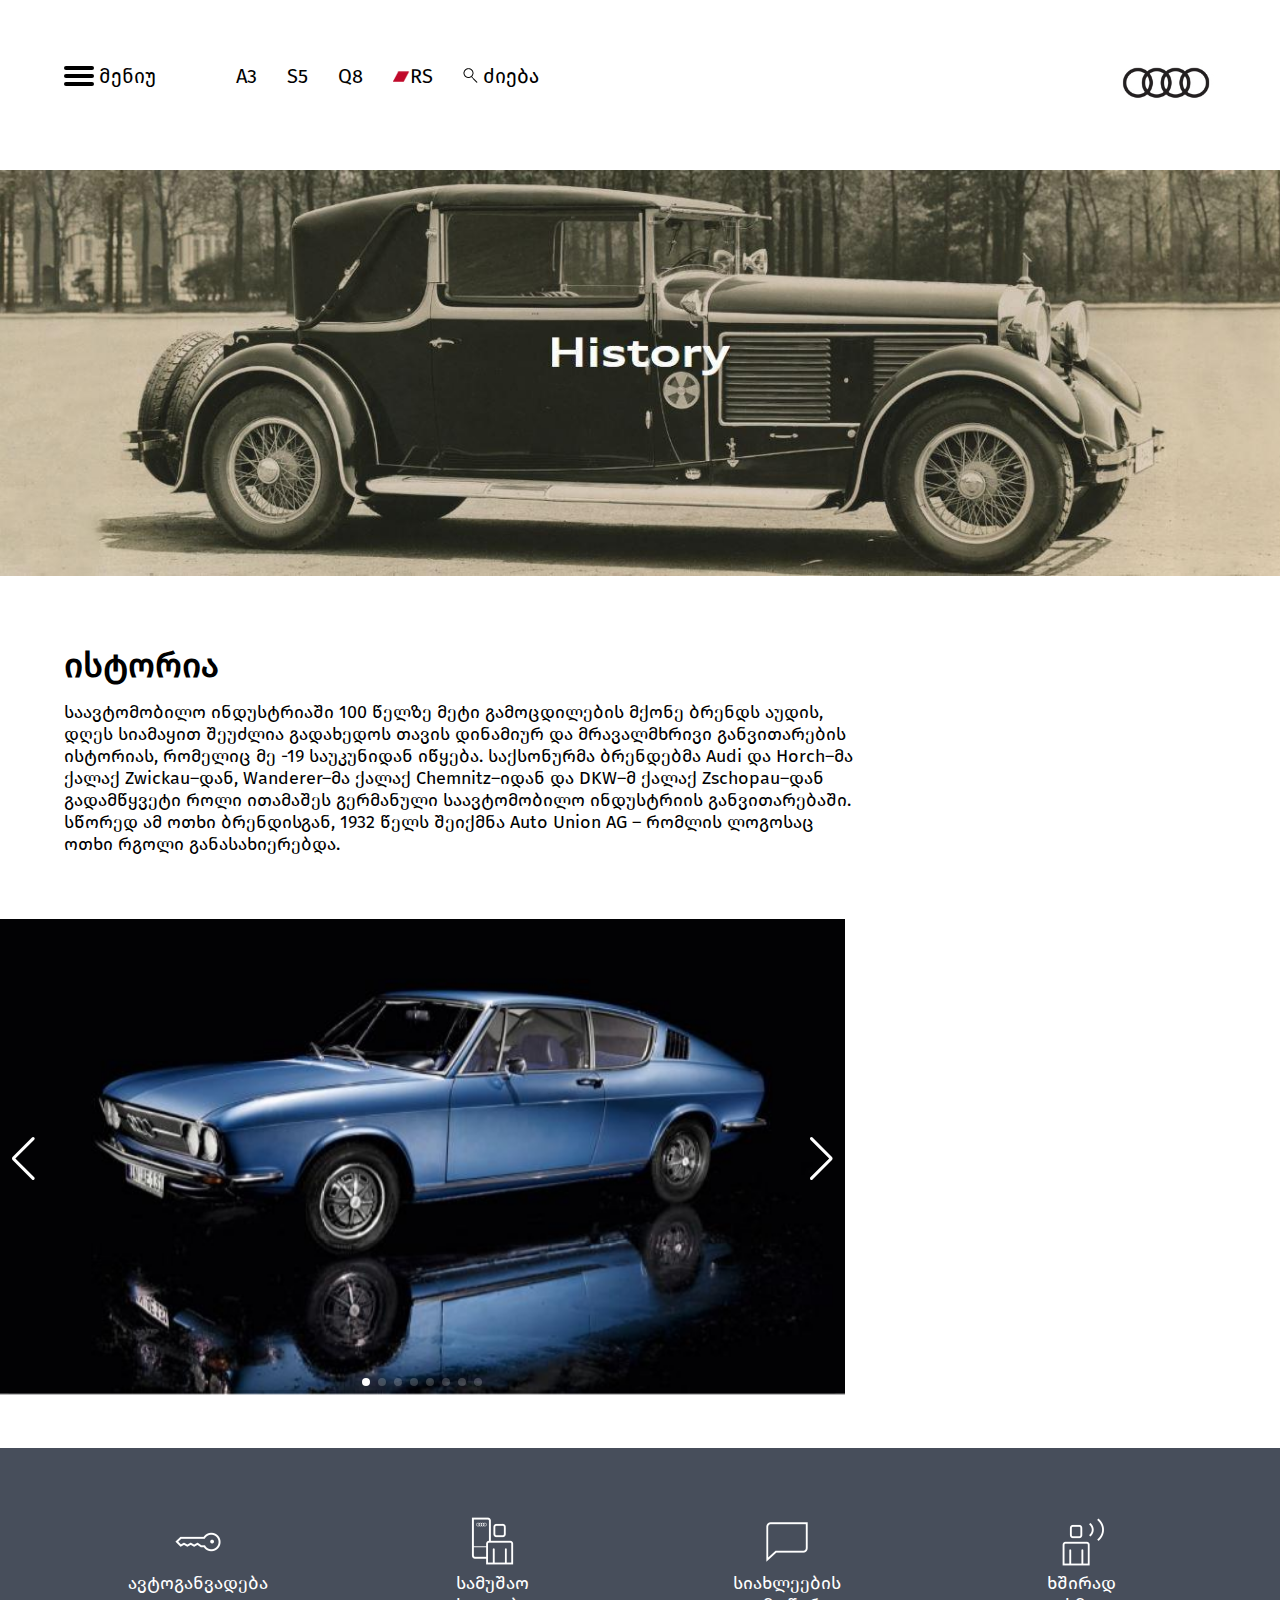
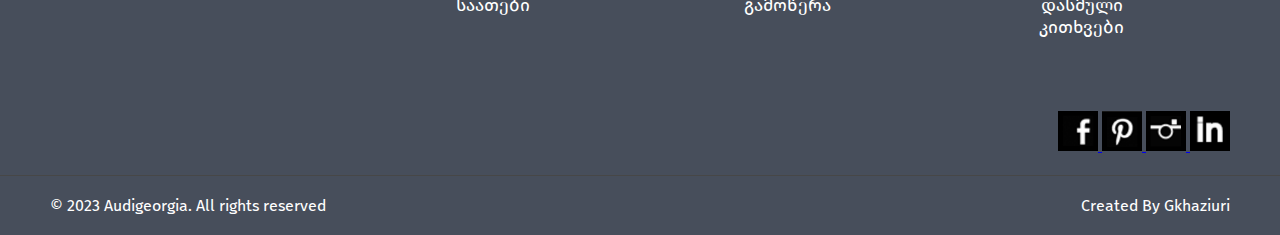
<file: history.html>
<!DOCTYPE html>
<html lang="en">
<head>
    <meta charset="UTF-8">
    <meta name="viewport" content="width=device-width, initial-scale=1.0">
    <link rel="stylesheet" href="history.css">
    <link rel="stylesheet" href="fonts.css">
    <link rel="stylesheet"href="https://cdn.jsdelivr.net/npm/swiper@9/swiper-bundle.min.css"/>
    <script src="https://cdn.jsdelivr.net/npm/swiper@10/swiper-bundle.min.js"></script>
    <link rel="shortcut icon" href="images/favicon-logo.jpg" type="image/x-icon">
    <title>Audi's Official Representation in Georgia</title>
</head>
<body>
    <div class="history-container">
        <header class="nav-header">
            <nav>
                <ul>
                    <li class="menu-li">
                        <a href="">
                            <div class="burger-icon">
                                <span></span>
                                <span></span>
                                <span></span>
                            </div>
                            <span>მენიუ</span>
                        </a>
                        <div class="burger-icon-hover-block">
                            <ul>
                                <li>
                                    <a class="main-li" href="index.html">
                                        მთავარი
                                    </a>
                                </li>
                                <li>
                                    <a href="allmodels-page.html" target="_blank">
                                        <svg class="red-arrow" xmlns="http://www.w3.org/2000/svg" width="24" height="24" viewBox="0 0 24 24"><path d="M10.477 0h-8.977l12.024 12-12.024 12h8.977l12.023-12z"/></svg>                                
                                        ყველა მოდელი
                                    </a>
                                </li>
                                <li>
                                    <a href="history.html" target="_blank">
                                        <svg class="red-arrow" xmlns="http://www.w3.org/2000/svg" width="24" height="24" viewBox="0 0 24 24"><path d="M10.477 0h-8.977l12.024 12-12.024 12h8.977l12.023-12z"/></svg>                                
                                        ისტორია
                                    </a>
                                </li>
                                <li>
                                    <a href="ganvadeba.html" target="_blank">
                                        <svg class="red-arrow" xmlns="http://www.w3.org/2000/svg" width="24" height="24" viewBox="0 0 24 24"><path d="M10.477 0h-8.977l12.024 12-12.024 12h8.977l12.023-12z"/></svg>                                
                                        ავტოგანვადება
                                    </a>
                                </li>
                                <li>
                                    <a href="workinghours.html" target="_blank">
                                        <svg class="red-arrow" xmlns="http://www.w3.org/2000/svg" width="24" height="24" viewBox="0 0 24 24"><path d="M10.477 0h-8.977l12.024 12-12.024 12h8.977l12.023-12z"/></svg>                                
                                        სამუშაო საათები
                                    </a>
                                </li>
                                <li>
                                    <a href="faq.html" target="_blank">
                                        <svg class="red-arrow" xmlns="http://www.w3.org/2000/svg" width="24" height="24" viewBox="0 0 24 24"><path d="M10.477 0h-8.977l12.024 12-12.024 12h8.977l12.023-12z"/></svg>                                
                                        ხშირად დასმული კითხვები
                                    </a>
                                </li>
                                <li>
                                    <a href="quattro-page.html" target="_blank">
                                        <svg class="red-arrow" xmlns="http://www.w3.org/2000/svg" width="24" height="24" viewBox="0 0 24 24"><path d="M10.477 0h-8.977l12.024 12-12.024 12h8.977l12.023-12z"/></svg>                                
                                        Audi Quattro
                                    </a>
                                </li>
                            </ul>
                        </div>
                    </li>
                    <div class="cars-li-div">
                        <li>
                            <a href="audi-a3-page.html">A3</a>
                        </li>
                        <li>
                            <a href="audi-s5-page.html">S5</a>
                        </li>
                        <li>
                            <a href="audi-q8-page.html">Q8</a>
                        </li>
                        <li class="rs-li">
                            <a href="audi-rs7-page.html">
                                <img src="images/rs-logo.png" alt="RS7 logo">
                                RS</a>
                        </li>
                        <li>
                            <a href="">
                                <img src="images/search-logo.png" alt="search icon">
                                <span>ძიება</span>
                            </a>
                        </li>
                    </div>
                </ul>
            </nav>
            <div class="logo-div">
                <a href="index.html">
                    <img src="images/audi-logo.png" alt="Audi logo">
                </a>
            </div>
        </header>
    </div>
    <div class="main-img-container">
        <img src="images/history-main-img.jpeg" alt="historical car">
    </div>
    <div class="history-container">
        <h2>ისტორია</h2>
        <p>საავტომობილო ინდუსტრიაში 100 წელზე მეტი გამოცდილების მქონე ბრენდს აუდის, დღეს სიამაყით შეუძლია გადახედოს თავის დინამიურ და მრავალმხრივი განვითარების ისტორიას, რომელიც მე -19 საუკუნიდან იწყება. საქსონურმა ბრენდებმა  Audi და Horch–მა ქალაქ Zwickau–დან, Wanderer–მა ქალაქ Chemnitz–იდან და DKW–მ ქალაქ Zschopau–დან გადამწყვეტი როლი ითამაშეს გერმანული საავტომობილო ინდუსტრიის განვითარებაში. სწორედ ამ ოთხი ბრენდისგან, 1932 წელს შეიქმნა Auto Union AG – რომლის ლოგოსაც ოთხი რგოლი განასახიერებდა.</p>
    </div>
    <div class="slider-wrapper">
        <div class="swiper">
            <div class="swiper-wrapper">
                <div class="swiper-slide">
                    <img src="images/first-history-slider.jpeg" alt="slider image">
                </div>
                <div class="swiper-slide">
                    <img src="images/second-history-slider.jpeg" alt="slider image">
                </div>
                <div class="swiper-slide">
                    <img src="images/third-history-slider.jpeg" alt="slider image">
                </div>
                <div class="swiper-slide">
                    <img src="images/4th-history-slider.jpeg" alt="slider image">
                </div>
                <div class="swiper-slide">
                    <img src="images/5th-history-slider.jpeg" alt="slider image">
                </div>
                <div class="swiper-slide">
                    <img src="images/6th-history-slider.jpeg" alt="slider image">
                </div>
                <div class="swiper-slide">
                    <img src="images/7th-history-slider.jpeg" alt="slider image">
                </div>
                <div class="swiper-slide">
                    <img src="images/8th-history-slider.jpeg" alt="slider image">
                </div>
            </div>
            <div class="swiper-pagination"></div>
            <div class="swiper-button-prev"></div>
            <div class="swiper-button-next"></div>
            <div class="swiper-scrollbar"></div>     
        </div>
    </div>
    <footer>
        <div class="lower-footer-info">
            <div class="lower-footer">
                <div>
                    <a href="ganvadeba.html" class="lower-footer-boxes" target="_blank">
                        <img src="images/key-img.png" alt="key image">
                        ავტოგანვადება
                    </a>
                </div>
                <div>
                    <a href="workinghours.html" class="lower-footer-boxes" target="_blank">
                        <img src="images/working-hours.png" alt="working hours">
                        სამუშაო საათები
                    </a>
                </div>
                <div>
                    <a href="faq&subscription.html" class="lower-footer-boxes"  target="_blank">
                        <img src="images/news-img.png" alt="deliver news">
                        სიახლეების გამოწერა
                    </a>
                </div>
                <div>
                    <a href="faq.html" class="lower-footer-boxes" target="_blank">
                        <img src="images/faq-img.png" alt="deliver news">
                        ხშირად დასმული კითხვები
                    </a>
                </div>
            </div>
            <div class="social-network-pages">
                <a href="https://www.facebook.com/auditbilisi/" target="_blank">
                    <img src="images/fb-page.png" alt="Audi facebook page">
                </a>
                <a href="https://www.pinterest.com/audiofficial/" target="_blank">
                    <img src="images/pinterest-page.png" alt="Audi pinterest page">
                </a>
                <a href="https://www.instagram.com/audi_georgia/" target="_blank">
                    <img src="images/instagram-page.png" alt="Audi instagram page">
                </a>
                <a href="https://www.linkedin.com/company/audi-georgia" target="_blank">
                    <img src="images/linkedin-page.png" alt="Audi linkedin page">
                </a>
            </div>
            <div class="creator">
                <span>© 2023 Audigeorgia. All rights reserved</span>
                <span>Created By Gkhaziuri</span>
            </div>
        </div>
    </footer>

    <script src="history.js"></script>
</body>
</html>
</file>
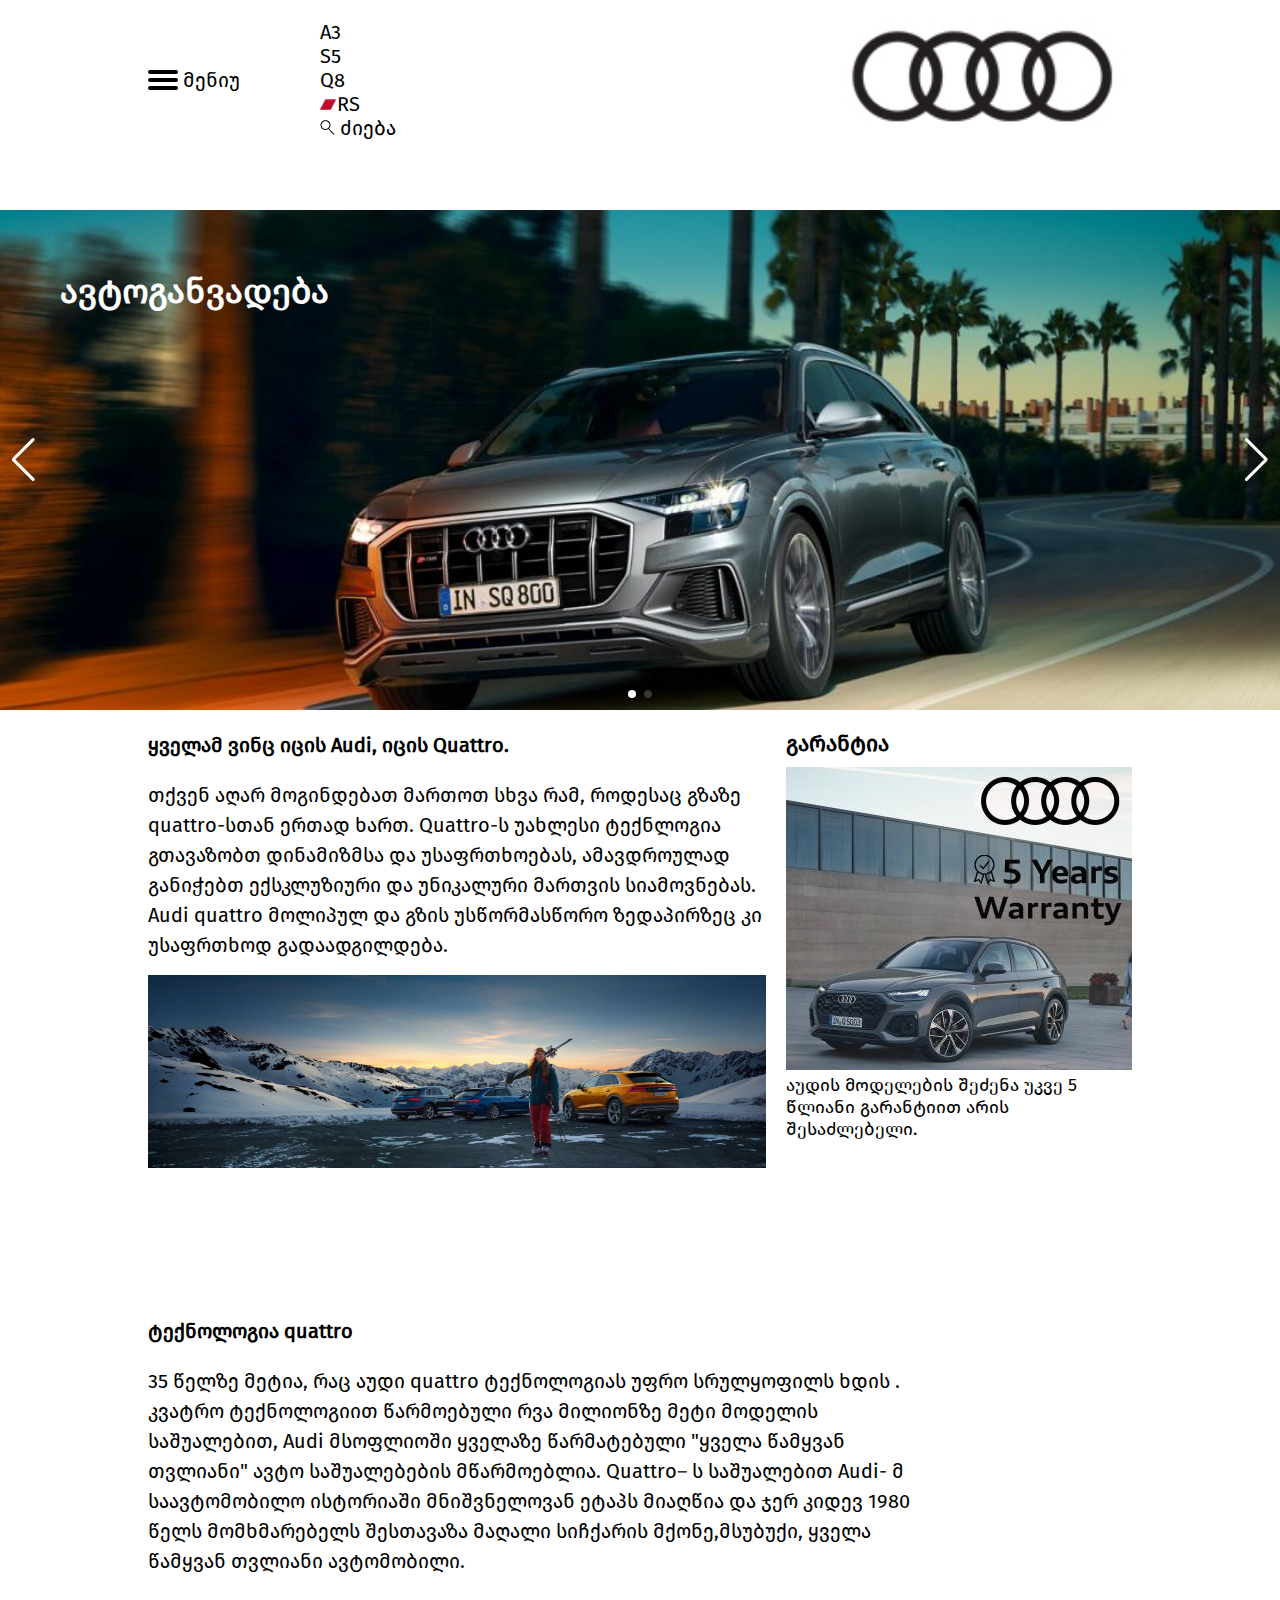
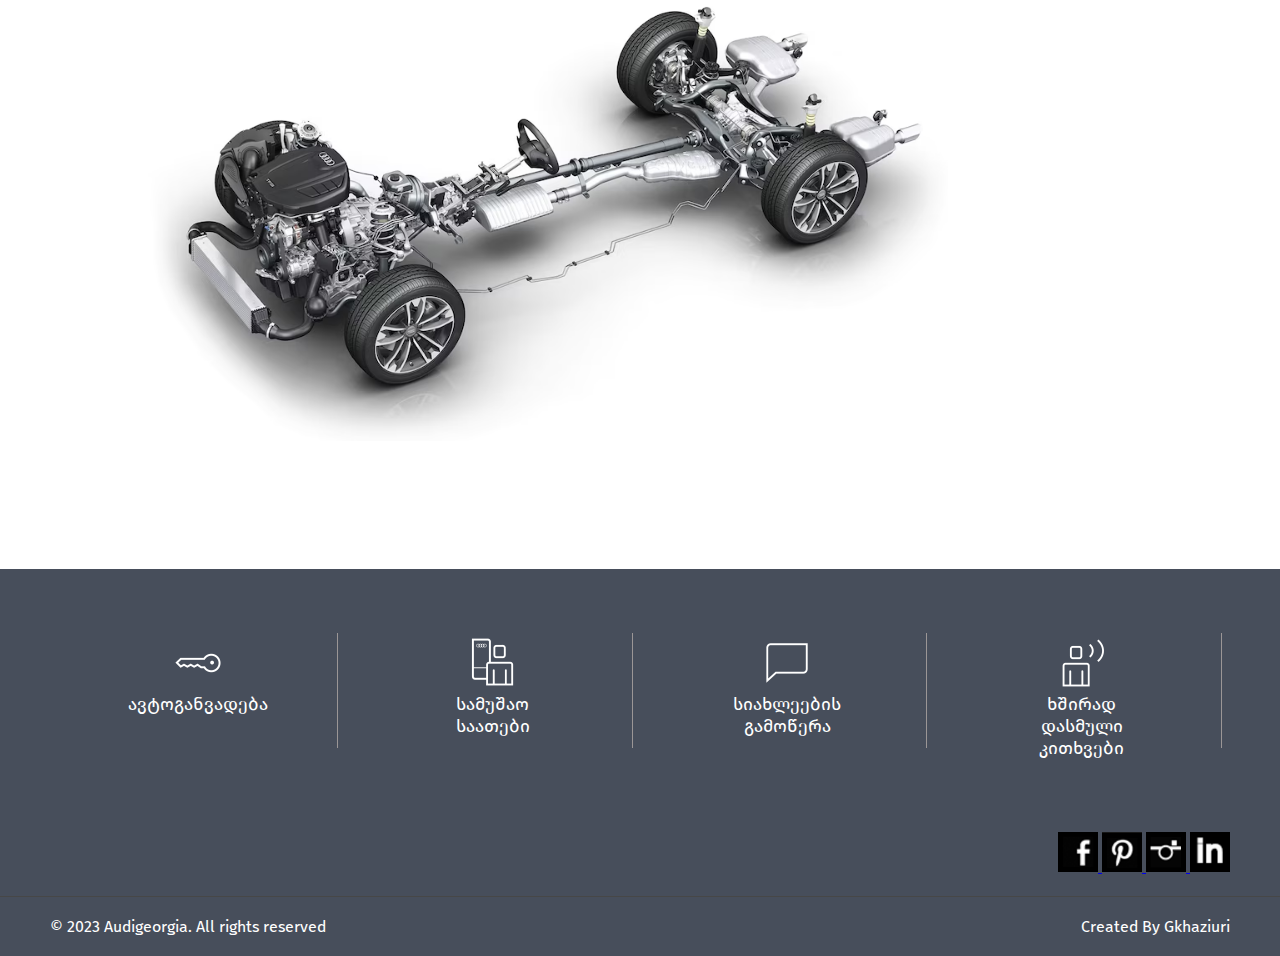
<file: quattro-page.html>
<!DOCTYPE html>
<html lang="en">
<head>
    <meta charset="UTF-8">
    <meta name="viewport" content="width=device-width, initial-scale=1.0">
    <link rel="stylesheet" href="quattro-page.css">
    <link rel="stylesheet" href="fonts.css">
    <link rel="stylesheet" href="https://cdn.jsdelivr.net/npm/swiper@10/swiper-bundle.min.css"/>
    <link rel="shortcut icon" href="images/favicon-logo.jpg" type="image/x-icon">
    <title>Audi's Official Representation in Georgia</title>
</head>
<body>
    <div class="quattro-container ">
        <header class="nav-header">
            <nav>
                <ul>
                    <li class="menu-li">
                        <a href="">
                            <div class="burger-icon">
                                <span></span>
                                <span></span>
                                <span></span>
                            </div>
                            <span>მენიუ</span>
                        </a>
                        <div class="burger-icon-hover-block">
                            <ul>
                                <li>
                                    <a class="main-li" href="index.html">
                                        მთავარი
                                    </a>
                                </li>
                                <li>
                                    <a href="allmodels-page.html" target="_blank">
                                        <svg class="red-arrow" xmlns="http://www.w3.org/2000/svg" width="24" height="24" viewBox="0 0 24 24"><path d="M10.477 0h-8.977l12.024 12-12.024 12h8.977l12.023-12z"/></svg>                                
                                        ყველა მოდელი
                                    </a>
                                </li>
                                <li>
                                    <a href="history.html" target="_blank">
                                        <svg class="red-arrow" xmlns="http://www.w3.org/2000/svg" width="24" height="24" viewBox="0 0 24 24"><path d="M10.477 0h-8.977l12.024 12-12.024 12h8.977l12.023-12z"/></svg>                                
                                        ისტორია
                                    </a>
                                </li>
                                <li>
                                    <a href="ganvadeba.html" target="_blank">
                                        <svg class="red-arrow" xmlns="http://www.w3.org/2000/svg" width="24" height="24" viewBox="0 0 24 24"><path d="M10.477 0h-8.977l12.024 12-12.024 12h8.977l12.023-12z"/></svg>                                
                                        ავტოგანვადება
                                    </a>
                                </li>
                                <li>
                                    <a href="workinghours.html" target="_blank">
                                        <svg class="red-arrow" xmlns="http://www.w3.org/2000/svg" width="24" height="24" viewBox="0 0 24 24"><path d="M10.477 0h-8.977l12.024 12-12.024 12h8.977l12.023-12z"/></svg>                                
                                        სამუშაო საათები
                                    </a>
                                </li>
                                <li>
                                    <a href="faq.html" target="_blank">
                                        <svg class="red-arrow" xmlns="http://www.w3.org/2000/svg" width="24" height="24" viewBox="0 0 24 24"><path d="M10.477 0h-8.977l12.024 12-12.024 12h8.977l12.023-12z"/></svg>                                
                                        ხშირად დასმული კითხვები
                                    </a>
                                </li>
                                <li>
                                    <a href="quattro-page.html" target="_blank">
                                        <svg class="red-arrow" xmlns="http://www.w3.org/2000/svg" width="24" height="24" viewBox="0 0 24 24"><path d="M10.477 0h-8.977l12.024 12-12.024 12h8.977l12.023-12z"/></svg>                                
                                        Audi Quattro
                                    </a>
                                </li>
                            </ul>
                        </div>
                    </li>
                    <div class="cars-li-div">
                        <li>
                            <a href="audi-a3-page.html">A3</a>
                        </li>
                        <li>
                            <a href="audi-s5-page.html">S5</a>
                        </li>
                        <li>
                            <a href="audi-q8-page.html">Q8</a>
                        </li>
                        <li class="rs-li">
                            <a href="audi-rs7-page.html">
                                <img src="images/rs-logo.png" alt="RS7 logo">
                                RS</a>
                        </li>
                        <li>
                            <a href="">
                                <img src="images/search-logo.png" alt="search icon">
                                <span>ძიება</span>
                            </a>
                        </li>
                    </div>
                </ul>
            </nav>
            <div class="logo-div">
                <a href="index.html">
                    <img src="images/audi-logo.png" alt="Audi logo">
                </a>
            </div>
        </header>
    </div>
    <div class="swiper">
        <div class="swiper-wrapper">
            <div class="swiper-slide">
                <h2>ავტოგანვადება</h2>
                <img src="images/ganvadeba-slider-first-img.jpeg" alt="slider image">
            </div>
            <div class="swiper-slide">
                <h2>ავტოგანვადება</h2>
                <img src="images/ganvadeba-slider-second-img.jpeg" alt="slider image">
            </div>
            <div class="swiper-pagination"></div>
            <div class="swiper-button-prev"></div>
            <div class="swiper-button-next"></div>
            <div class="swiper-scrollbar"></div>
        </div>
    </div>
    <div class="container">
        <div class="quattro-block">
            <div class="quattro-info">
                <h4>ყველამ ვინც იცის Audi, იცის Quattro.</h4>
                <p>
                    თქვენ აღარ მოგინდებათ მართოთ სხვა რამ, როდესაც გზაზე quattro-სთან ერთად ხართ. Quattro-ს უახლესი ტექნლოგია გთავაზობთ დინამიზმსა და უსაფრთხოებას, ამავდროულად განიჭებთ ექსკლუზიური და უნიკალური მართვის სიამოვნებას. Audi quattro მოლიპულ და გზის უსწორმასწორო ზედაპირზეც კი უსაფრთხოდ გადაადგილდება. 
                </p>
                <img src="images/1quattro-page-img.jpg" alt="SUVs image">
            </div>
            <div class="garantia-info">
                <h6>გარანტია</h6>
                <img src="images/garantia-img.jpeg" alt="garantia image">
                <p>აუდის მოდელების შეძენა უკვე 5 წლიანი გარანტიით არის შესაძლებელი.</p>
            </div>
        </div>
        <div class="quattro-block">
            <div class="quattro-info">
                <h4> ტექნოლოგია quattro</h4>
                <p>
                    35 წელზე მეტია, რაც აუდი quattro ტექნოლოგიას უფრო სრულყოფილს ხდის . კვატრო ტექნოლოგიით წარმოებული რვა მილიონზე მეტი მოდელის საშუალებით, Audi მსოფლიოში ყველაზე წარმატებული "ყველა წამყვან თვლიანი" ავტო საშუალებების მწარმოებლია.  Quattro– ს საშუალებით Audi- მ საავტომობილო ისტორიაში მნიშვნელოვან ეტაპს მიაღწია და ჯერ კიდევ 1980 წელს მომხმარებელს შესთავაზა მაღალი სიჩქარის მქონე,მსუბუქი, ყველა წამყვან თვლიანი ავტომობილი.
                </p>
                <img src="images/2quattro-page-img.avif" alt="quattro technology">
            </div>
        </div>
    </div>
    <footer>
        <div class="lower-footer-info">
            <div class="lower-footer">
                <div>
                    <a href="" class="lower-footer-boxes" target="_blank">
                        <img src="images/key-img.png" alt="key image">
                        ავტოგანვადება
                    </a>
                </div>
                <div>
                    <a href="workinghours.html" class="lower-footer-boxes" target="_blank">
                        <img src="images/working-hours.png" alt="working hours" target="_blank">
                        სამუშაო საათები
                    </a>
                </div>
                <div>
                    <a href="faq&subscription.html" class="lower-footer-boxes" target="_blank">
                        <img src="images/news-img.png" alt="deliver news">
                        სიახლეების გამოწერა
                    </a>
                </div>
                <div>
                    <a href="faq.html" class="lower-footer-boxes" target="_blank">
                        <img src="images/faq-img.png" alt="deliver news">
                        ხშირად დასმული კითხვები
                    </a>
                </div>
            </div>
            <div class="social-network-pages">
                <a href="https://www.facebook.com/auditbilisi/" target="_blank">
                    <img src="images/fb-page.png" alt="Audi facebook page">
                </a>
                <a href="https://www.pinterest.com/audiofficial/" target="_blank">
                    <img src="images/pinterest-page.png" alt="Audi pinterest page">
                </a>
                <a href="https://www.instagram.com/audi_georgia/" target="_blank">
                    <img src="images/instagram-page.png" alt="Audi instagram page">
                </a>
                <a href="https://www.linkedin.com/company/audi-georgia" target="_blank">
                    <img src="images/linkedin-page.png" alt="Audi linkedin page">
                </a>
            </div>
            <div class="creator">
                <span>© 2023 Audigeorgia. All rights reserved</span>
                <span>Created By Gkhaziuri</span>
            </div>
        </div>
    </footer>
    <script src="https://cdn.jsdelivr.net/npm/swiper@9/swiper-bundle.min.js"></script>
    <script src="quattro-page.js"></script>
</body>
</html>
</file>
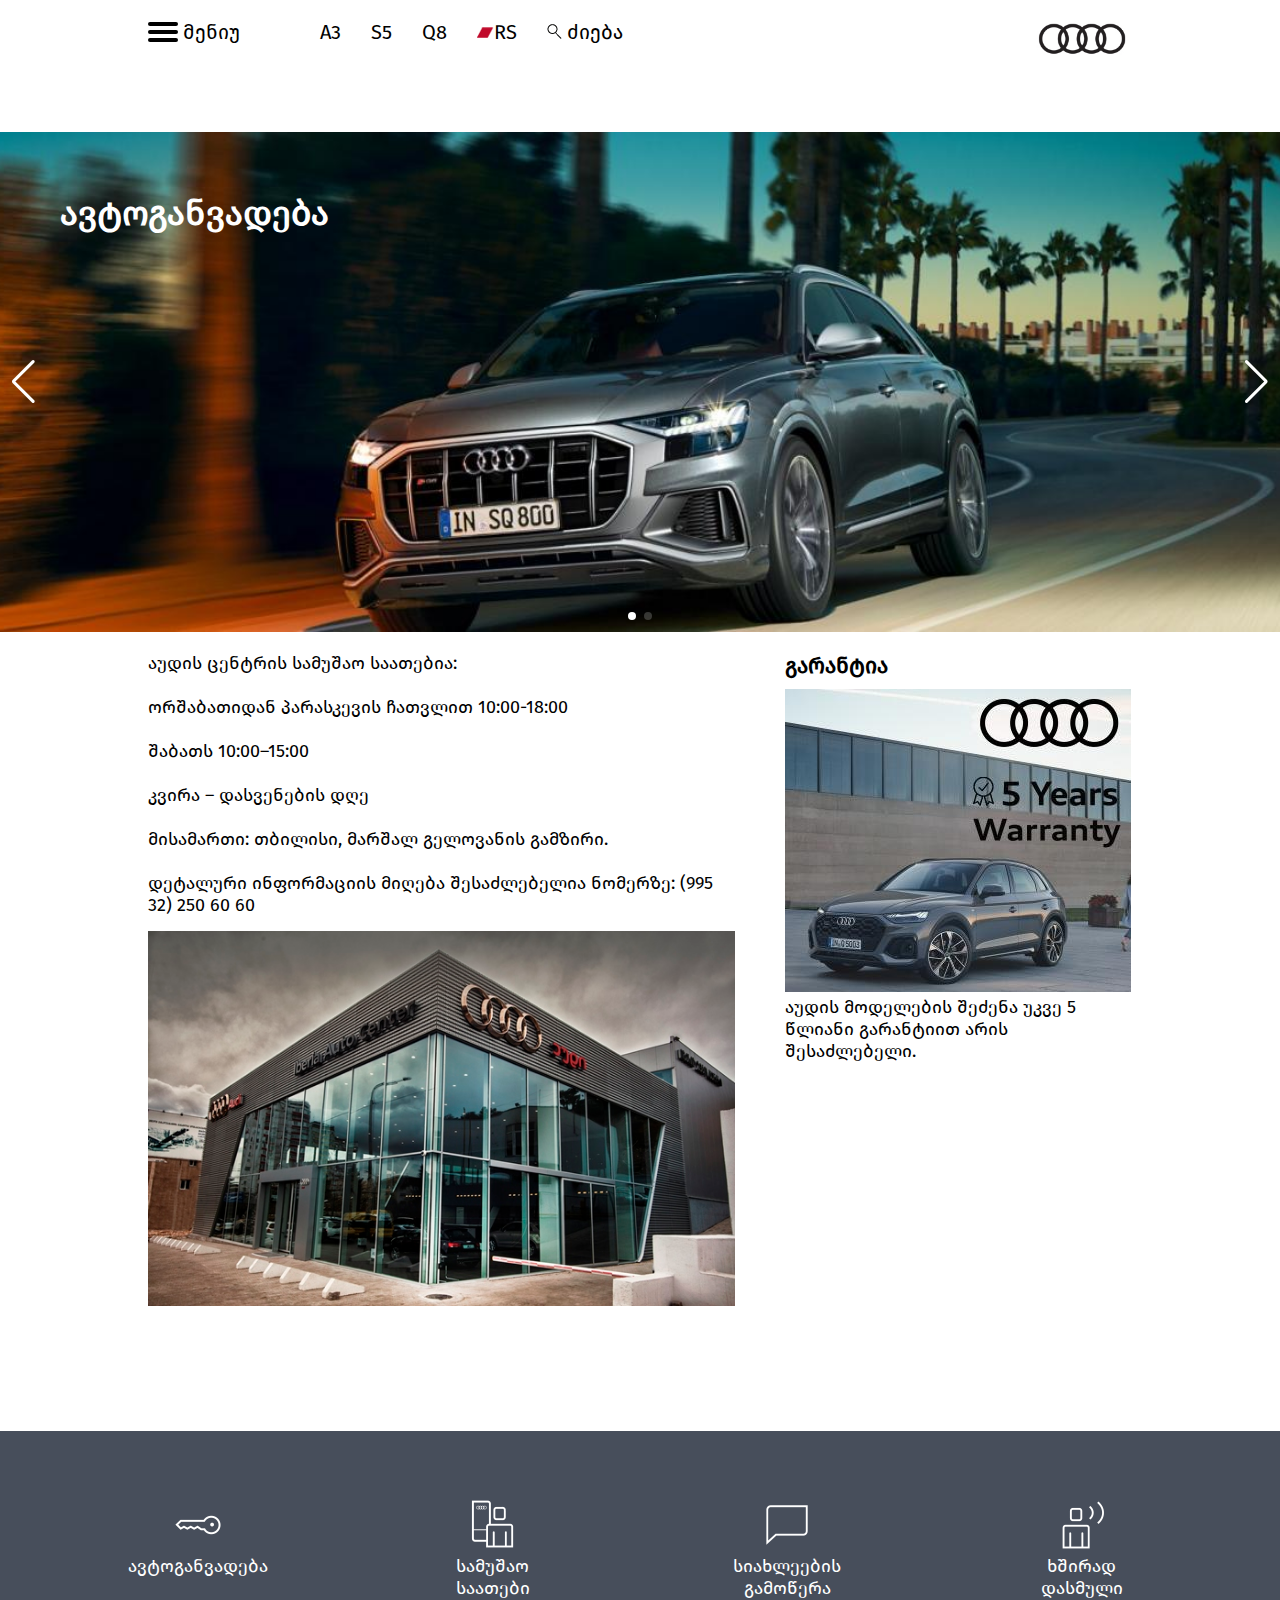
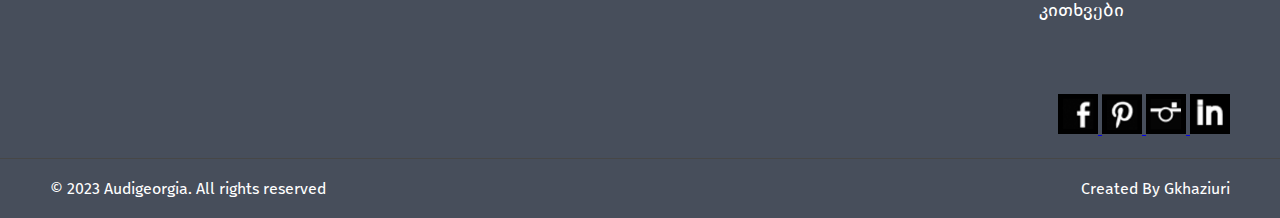
<file: workinghours.html>
<!DOCTYPE html>
<html lang="en">
<head>
    <meta charset="UTF-8">
    <meta name="viewport" content="width=device-width, initial-scale=1.0">
    <link rel="stylesheet" href="workinghours.css">
    <link rel="stylesheet" href="fonts.css">
    <link rel="stylesheet" href="https://cdn.jsdelivr.net/npm/swiper@10/swiper-bundle.min.css"/>
    <link rel="shortcut icon" href="images/favicon-logo.jpg" type="image/x-icon">
    <!-- <script src="https://cdn.jsdelivr.net/npm/swiper@10/swiper-bundle.min.js"></script> -->
    <title>Audi's Official Representation in Georgia</title>
</head>
<body>
    <div class="workinghours-container ">
        <header class="nav-header">
            <nav>
                <ul>
                    <li class="menu-li">
                        <a href="">
                            <div class="burger-icon">
                                <span></span>
                                <span></span>
                                <span></span>
                            </div>
                            <span>მენიუ</span>
                        </a>
                        <div class="burger-icon-hover-block">
                            <ul>
                                <li>
                                    <a class="main-li" href="index.html">
                                        მთავარი
                                    </a>
                                </li>
                                <li>
                                    <a href="allmodels-page.html" target="_blank">
                                        <svg class="red-arrow" xmlns="http://www.w3.org/2000/svg" width="24" height="24" viewBox="0 0 24 24"><path d="M10.477 0h-8.977l12.024 12-12.024 12h8.977l12.023-12z"/></svg>                                
                                        ყველა მოდელი
                                    </a>
                                </li>
                                <li>
                                    <a href="history.html" target="_blank">
                                        <svg class="red-arrow" xmlns="http://www.w3.org/2000/svg" width="24" height="24" viewBox="0 0 24 24"><path d="M10.477 0h-8.977l12.024 12-12.024 12h8.977l12.023-12z"/></svg>                                
                                        ისტორია
                                    </a>
                                </li>
                                <li>
                                    <a href="ganvadeba.html" target="_blank">
                                        <svg class="red-arrow" xmlns="http://www.w3.org/2000/svg" width="24" height="24" viewBox="0 0 24 24"><path d="M10.477 0h-8.977l12.024 12-12.024 12h8.977l12.023-12z"/></svg>                                
                                        ავტოგანვადება
                                    </a>
                                </li>
                                <li>
                                    <a href="workinghours.html" target="_blank">
                                        <svg class="red-arrow" xmlns="http://www.w3.org/2000/svg" width="24" height="24" viewBox="0 0 24 24"><path d="M10.477 0h-8.977l12.024 12-12.024 12h8.977l12.023-12z"/></svg>                                
                                        სამუშაო საათები
                                    </a>
                                </li>
                                <li>
                                    <a href="faq.html" target="_blank">
                                        <svg class="red-arrow" xmlns="http://www.w3.org/2000/svg" width="24" height="24" viewBox="0 0 24 24"><path d="M10.477 0h-8.977l12.024 12-12.024 12h8.977l12.023-12z"/></svg>                                
                                        ხშირად დასმული კითხვები
                                    </a>
                                </li>
                                <li>
                                    <a href="quattro-page.html" target="_blank">
                                        <svg class="red-arrow" xmlns="http://www.w3.org/2000/svg" width="24" height="24" viewBox="0 0 24 24"><path d="M10.477 0h-8.977l12.024 12-12.024 12h8.977l12.023-12z"/></svg>                                
                                        Audi Quattro
                                    </a>
                                </li>
                            </ul>
                        </div>
                    </li>
                    <div class="cars-li-div">
                        <li>
                            <a href="audi-a3-page.html">A3</a>
                        </li>
                        <li>
                            <a href="audi-s5-page.html">S5</a>
                        </li>
                        <li>
                            <a href="audi-q8-page.html">Q8</a>
                        </li>
                        <li class="rs-li">
                            <a href="audi-rs7-page.html">
                                <img src="images/rs-logo.png" alt="RS7 logo">
                                RS</a>
                        </li>
                        <li>
                            <a href="">
                                <img src="images/search-logo.png" alt="search icon">
                                <span>ძიება</span>
                            </a>
                        </li>
                    </div>
                </ul>
            </nav>
            <div class="logo-div">
                <a href="index.html">
                    <img src="images/audi-logo.png" alt="Audi logo">
                </a>
            </div>
        </header>
    </div>
    <div class="swiper">
        <div class="swiper-wrapper">
            <div class="swiper-slide">
                <h2>ავტოგანვადება</h2>
                <img src="images/ganvadeba-slider-first-img.jpeg" alt="slider image">
            </div>
            <div class="swiper-slide">
                <h2>ავტოგანვადება</h2>
                <img src="images/ganvadeba-slider-second-img.jpeg" alt="slider image">
            </div>
            <div class="swiper-pagination"></div>
            <div class="swiper-button-prev"></div>
            <div class="swiper-button-next"></div>
            <div class="swiper-scrollbar"></div>
        </div>
    </div>
    <div class="container">
        <div class="workinghours-block">
            <div class="workinghours-info">
                <p>
                    აუდის ცენტრის სამუშაო საათებია:
                    <br>
                    <br>
                    ორშაბათიდან პარასკევის ჩათვლით 10:00-18:00
                    <br>
                    <br>
                    შაბათს 10:00–15:00
                    <br>
                    <br>
                    კვირა – დასვენების დღე
                    <br>
                    <br>
                    მისამართი: თბილისი, მარშალ გელოვანის გამზირი.
                    <br>
                    <br>
                    დეტალური ინფორმაციის მიღება შესაძლებელია ნომერზე: (995 32) 250 60 60 
                </p>
                <img src="images/audi-center-tbilisi.jpg" alt="Audi center Tbilisi image">
            </div>
            <div class="garantia-info">
                <h6>გარანტია</h6>
                <img src="images/garantia-img.jpeg" alt="garantia image">
                <p>აუდის მოდელების შეძენა უკვე 5 წლიანი გარანტიით არის შესაძლებელი.</p>
            </div>
        </div>
    </div>
    <footer>
        <div class="lower-footer-info">
            <div class="lower-footer">
                <div>
                    <a href="" class="lower-footer-boxes" target="_blank">
                        <img src="images/key-img.png" alt="key image">
                        ავტოგანვადება
                    </a>
                </div>
                <div>
                    <a href="workinghours.html" class="lower-footer-boxes" target="_blank">
                        <img src="images/working-hours.png" alt="working hours">
                        სამუშაო საათები
                    </a>
                </div>
                <div>
                    <a href="faq.html" class="lower-footer-boxes" target="_blank">
                        <img src="images/news-img.png" alt="deliver news">
                        სიახლეების გამოწერა
                    </a>
                </div>
                <div>
                    <a href="faq.html" class="lower-footer-boxes" target="_blank">
                        <img src="images/faq-img.png" alt="deliver news">
                        ხშირად დასმული კითხვები
                    </a>
                </div>
            </div>
            <div class="social-network-pages">
                <a href="https://www.facebook.com/auditbilisi/" target="_blank">
                    <img src="images/fb-page.png" alt="Audi facebook page">
                </a>
                <a href="https://www.pinterest.com/audiofficial/" target="_blank">
                    <img src="images/pinterest-page.png" alt="Audi pinterest page">
                </a>
                <a href="https://www.instagram.com/audi_georgia/" target="_blank">
                    <img src="images/instagram-page.png" alt="Audi instagram page">
                </a>
                <a href="https://www.linkedin.com/company/audi-georgia" target="_blank">
                    <img src="images/linkedin-page.png" alt="Audi linkedin page">
                </a>
            </div>
            <div class="creator">
                <span>© 2023 Audigeorgia. All rights reserved</span>
                <span>Created By Gkhaziuri</span>
            </div>
        </div>
    </footer>
    <script src="https://cdn.jsdelivr.net/npm/swiper@9/swiper-bundle.min.js"></script>
    <script src="ganvadeba.js"></script>
</body>
</html>
</file>
<file: style.css>
/* global styles */
* {
    margin: 0;
    padding: 0;
    box-sizing: border-box;
}
body {
    font-family: "firago";
}
.container {
    width: 100%;
    margin: 0 auto;
    padding: 5%;
}
.nav-header {
    display: flex;
    justify-content: space-between;
    flex-wrap: wrap;
}
.nav-header a {
    text-decoration: none;
    color: black;
}
.burger-icon {
    width: 30px;
    height: 20px;
    display: flex;
    flex-direction: column;
    justify-content: space-between;
    cursor: pointer;
    margin-right: 5px;
  }
.burger-icon span {
    display: block;
    width: 100%;
    height: 4px;
    background-color: black;
    border-radius: 5px;
  }
.burger-icon:hover span{
    background-color: #c03;
}
.nav-header ul {
    list-style-type: none;
    display: flex;
    align-items: center;
}
.nav-header a:hover {
    color: #c03;
}
.nav-header li {
    margin-right: 30px;
    font-size: 20px;
}
.menu-li {
    position: relative;
}
.menu-li:hover .burger-icon span {
    background-color: #c03;
}
.menu-li a {
    display: flex;
    align-items: center;
    justify-content: center;
}
.menu-li span {
    margin-right: 50px;
}
.cars-li-div {
    display: flex;
    align-items: center;
}
/* :hover */
.main-li {
    font-weight: 700;
}
.burger-icon-hover-block {
    display: none;
    justify-content: flex-start;
    position: absolute;
    background-color: #fff;
    box-shadow: 0 0 5px rgba(0, 0, 0, 0.2);
    z-index: 10;
    min-width: 480px;
    padding: 25px;
}
.burger-icon-hover-block ul {
    display: flex;
    flex-direction: column; 
    align-items: flex-start;   
}
.burger-icon-hover-block ul li {
    margin-bottom: 8px;
}
.menu-li:hover .burger-icon-hover-block {
    display: block;
}

.logo-div img{
    width: 100px;
}
.rs-li a{
    display: flex;
    align-items: center;
}
.slider-wrapper {
    width: 100%;
}
.swiper {
    width: 100%;
    display: flex;
    position: relative;
}
.swiper-button-next, .swiper-button-prev {
    color: #fff !important;
}
.swiper-horizontal>.swiper-pagination-bullets .swiper-pagination-bullet, .swiper-pagination-horizontal.swiper-pagination-bullets .swiper-pagination-bullet {
    background-color: #fff !important;
}
.swiper-slide {
    width: 100%;
    position: relative;
}
.swiper-slide h2 {
    padding: 10px;
    font-size: 45px;
    position: absolute;
    color: #fff;
    left: 50px;
    top: 50px;
    z-index: 10;
}
.swiper-slide h3 {
    padding: 10px;
    font-size: 35px;
    position: absolute;
    color: #fff;
    left: 50px;
    top: 150px;
    z-index: 10;
}
.swiper-slide a {
    padding: 10px;
    position: absolute;
    background-color: white;
    border: 1px solid white;
    right: 80px;
    top: 70px;
    z-index: 10;
    text-decoration: none;
    color: #000;
    font-size: 25px;
    font-weight: 700;
    display: flex;
    align-items: center;
    fill: #c03;
}
.swiper-slide span {
    font-size: 28px;
}
.swiper-slide a:hover  {
    color: #c03;
}
.swiper-slide img { 
    width: 100%;
    position: relative;
}
.double-arrow {
    margin-left: 7px;
} 
.model-selection {
    display: flex;
    flex-direction: column;
}
.model-selection h3 {
    font-size: 20px;
    font-weight: 700;
}
.model-selection a {
    margin-top: 15px;
    color: white;
    border: 1px solid #000;
    padding: 10px;
    background-color: #000;
    text-decoration: none;
    font-size: 18px;
    display: flex;
    align-items: center;
    max-width: 19.6em;
}
.white-arrow {
    fill: #fff;
    margin-left: 10px;
    width: 12px;
}
select {
    background: #fff;
    flex: 1;
    padding: 0 .5em;
    color: #000;
    cursor:pointer;
    font-size: 1.3em;
    border: 1px solid #c7c1c1;
 }
 .select-car {
    position: relative;
    display: flex;
    margin-top: 15px;
    width: 22em;
    height: 3em;
    background: #fff;
}
.other-pages {
    display: flex;
    justify-content: center;
    align-items: center;
    margin-top: 50px;
}
.other-pages h3:hover {
    color: #c03;
    transition: 0.1s linear;
}
.join-fb-page {
    position: relative;
    margin-right: 70px;
}
.join-fb-page img{
    width: 100%;
    height: 100%;
}
.join-fb-page h3 {
    position: absolute;
    font-size: 22px;
    max-width: 580px;
    color: #fff;
    top: 20%;
    left: 38%;
    transform: translate(-50%, -50%);
    font-weight: 700;
}
.models-quattro {
    display: flex;
    flex-direction: column;
}
.models-quattro img {
    width: 100%;
    margin-bottom: 25px;
}
.all-models-page {
    position: relative;
}
.all-models-page h3 {
    position: absolute;
    font-size: 20px;
    color: #fff;
    top: 12%;
    left: 28%;
    transform: translate(-50%, -50%);
    font-weight: 700;
}
.quattro-page {
    position: relative;
}
.quattro-page h3 {
    position: absolute;
    font-size: 20px;
    color: #fff;
    top: 18%;
    left: 22%;
    transform: translate(-50%, -50%);
    font-weight: 700;
    text-decoration: none;
}
footer {
    margin: 0 auto;
    width: 100%;
    background-color: #dee3ed;
}
.red-arrow {
    width: 15px;
    height: 12px;
    margin-right: 5px;
    fill: #c03;
}
#footer-rows {
    padding: 5% 10%;
    display: flex;
    align-items: top;
    justify-content: space-between;
    flex-wrap: wrap;
    margin-right: 50px;
}
#footer-rows a {
    display: flex;
    align-items: center;
    text-decoration: none;
    color: black;
    font-size: 16px;
}
#footer-rows a:hover {
    color: #c03;
}
#footer-rows li {
    list-style-type: none;
    margin-bottom: 15px;    
}
.main-footer-header {
    font-weight: 700;
}
.lower-footer-info {
    background-color: #474e5b;
    margin: 0 auto;
}
.lower-footer {
    background-color: #474e5b;
    padding: 5% 10%;
    display: flex;
    align-items: center;
    justify-content: space-between;
    flex-wrap: wrap;
}
.lower-footer a {
    text-decoration: none;
    color: white;
    font-size: 18px;
    max-width: 140px;
    text-align: center;
    height: 115px;
}
.lower-footer a:hover {
    color: #d8dbe1;
}
.lower-footer-boxes {
    display: flex;
    align-items: center;
    flex-direction: column;
    position: relative;
}
.social-network-pages {
    padding: 20px 50px;
    text-align: right;

}
.social-network-pages img {
    margin-right: 20px;
    height: 40px;
}
.social-network-pages img:last-child {
    margin-right: 0;
}
.creator {
    border-top: 1px solid #474747;
    width: 100%;
    display: flex;
    align-items: center;
    justify-content: space-between;
    padding: 20px 50px;
    color: #fff;
}
@media screen and (max-width:1240px) { 
    .cars-li-div  {
        display: none;
    }
    .slider-wrapper h2 {
        font-size: 22px;
        top: 120px;
    }
    .swiper-slide h3 {
        bottom: 80px;
    }
    .slider-wrapper a {
        display: none;
    }
}
@media screen and (max-width: 1000px){
    .join-fb-page h3 {
        font-size: 15px;
        top: 70px;
    }
    .models-quattro h3 {
        font-size: 15px;
        top: 15px;
        left: 70px;
    }
    .lower-footer > div {
        padding: 20px
    }
    .footer-rows div {
        padding: 20px 40px;
        margin-bottom: 25px;
    } 
    .footer-rows {
        justify-content: space-between;
    }
}
@media screen and (max-width: 660px) {
    .swiper-slide h3 {
        bottom: 500px;
        top: 70%;
        left: 20%;
        font-size: 22px;
        transform: translate(-50%, -50%);
    }
    .slider-wrapper h2 {
        top: 20%;
        left: 55%;
        width: 100%;
        transform: translate(-50%, -50%);
        font-size: 20px;
        bottom: 120px;
    }
    .menu-li span {
        margin-right: 0;
    }
    .select-car {
        width: 150px;
    } 
}
@media screen and (max-width:448px) {
    .lower-footer {
        justify-content: center;
    }
}
@media screen and (max-width:390px) {
    .model-selection a {
        width: 150px;
    }
    .model-selection h3 {
        font-size: 15px;
    }
    .join-fb-page {
        margin-right: 20px;  
    }
    .other-pages {
        flex-wrap: wrap;
    }
}
</file>
<file: fonts.css>
@font-face {
    font-family: 'firago';
    src: url('fonts/FiraGO-Regular.ttf'); /* IE9 Compat Modes */
    
  }
</file>
<file: audi-a3-page.css>
* {
    margin: 0;
    padding: 0;
    box-sizing: border-box;
}
body {
    font-family: "firago";
}
.container {
    width: 100%;
    margin: 0 auto;
    padding: 5%;
    /* height: 100%; */
}
.nav-header {
    display: flex;
    justify-content: space-between;
    flex-wrap: wrap;
}
.nav-header a {
    text-decoration: none;
    color: black;
}
.burger-icon {
    width: 30px;
    height: 20px;
    display: flex;
    flex-direction: column;
    justify-content: space-between;
    cursor: pointer;
    margin-right: 5px;
  }
.burger-icon span {
    display: block;
    width: 100%;
    height: 4px;
    background-color: black;
    border-radius: 5px;
  }
.burger-icon:hover span{
    background-color: #c03;
}
.nav-header ul {
    list-style-type: none;
    display: flex;
    align-items: center;
}
.nav-header a:hover {
    color: #c03;
}
.nav-header li {
    margin-right: 30px;
    font-size: 20px;
}
.menu-li {
    position: relative;
}
.menu-li:hover .burger-icon span {
    background-color: #c03;
}
.menu-li a {
    display: flex;
    align-items: center;
    justify-content: center;
}
.menu-li span {
    margin-right: 50px;
}
.burger-menu {
    background-color: white;
    border: 1px solid black;
    display: none;
    display: flex;
    width: 100%;
    flex-direction: column;
}
.main-li {
    font-weight: 700;
}
.burger-icon-hover-block {
    display: none;
    justify-content: flex-start;
    position: absolute;
    background-color: #fff;
    box-shadow: 0 0 5px rgba(0, 0, 0, 0.2);
    z-index: 10;
    min-width: 480px;
    padding: 25px;
}
.burger-icon-hover-block ul {
    display: flex;
    flex-direction: column; 
    align-items: flex-start;   
}
.burger-icon-hover-block ul li {
    margin-bottom: 8px;
}
.menu-li:hover .burger-icon-hover-block {
    display: block;
}
.red-arrow {
    width: 15px;
    height: 12px;
    margin-right: 5px;
    fill: #c03;
}
.logo-div img{
    width: 100px;
}
.rs-li a{
    display: flex;
    align-items: center;
}
.cars-li-div {
    display: flex;
}
.slider-wrapper {
    width: 100%;
}
.swiper {
    width: 100%;
    display: flex;
    position: relative;
}
.swiper-button-next, .swiper-button-prev {
    color: #fff !important;
}
.swiper-horizontal>.swiper-pagination-bullets .swiper-pagination-bullet, .swiper-pagination-horizontal.swiper-pagination-bullets .swiper-pagination-bullet {
    background-color: #fff !important;
}
.swiper-slide {
    width: 100%;
    position: relative;
}
.swiper-slide img {
    width: 100%;
}
.swiper-button-next, .swiper-button-prev {
    color: #fff !important;
}
.swiper-horizontal>.swiper-pagination-bullets .swiper-pagination-bullet, .swiper-pagination-horizontal.swiper-pagination-bullets .swiper-pagination-bullet {
    background-color: #fff !important;
}
/* .swiper-slide {
    width: 100%;
    position: relative;
} */
.swiper-slide h3 {
    padding: 10px;
    font-size: 40px;
    position: absolute;
    color: #fff;
    left: 50px;
    top: 50px;
    z-index: 10;
}
.a3-block {
    margin-top: 70px;
}
.a3-block h2 {
    font-weight: 700;
    font-size: 35px;
    max-width: 750px;
    margin-bottom: 20px
}
.a3-block p {
    max-width: 850px;
    font-weight: 400;
    font-size: 25px;
    margin-bottom: 100px;
}
.grid-collage {
    display: grid; 
    grid-template-columns: 1fr 1fr 1fr; 
    grid-template-rows: 1fr 1fr 1fr; 
    gap: 1px 1px; 
    grid-template-areas: 
        "a3-front a3-video a3-video"
        "a3-front2 a3-video a3-video"
        ". a3-back a3-interior"; 
    max-width: 900px;
}
.a3-front { grid-area: a3-front; 
}
.a3-front2 { grid-area: a3-front2; 
}
.a3-video { grid-area: a3-video; 
}
.a3-back { grid-area: a3-back; 
}
.a3-interior { grid-area: a3-interior; 
}

.multimedia-gallery h3 {
    font-weight: 700;
    font-size: 30px;
    margin-bottom: 30px;
}
video {
    width: 800px;
    height: 455px;
}
.a3-more-info-block {
    display: flex;
    flex-wrap: wrap;
    justify-content: center;
    margin-top: 80px;
    width: 100%;
}
.a3-left-tittles-div {
    font-size: 20px;
    background-color: #c03;
    border: 1px #c03;
    padding: 10px;
    color: #fff;
    max-width: 350px;
    text-align: right;
    margin-left: 150px;
}
.a3-more-info-block p {
    font-size: 18px;
    font-weight: 400;
    max-width: 480px;
    padding: 10px;
}
.left-box {
    text-align: right;
    margin-right: 2px;
}
.a3-right-tittles-div {
    font-size: 20px;
    background-color: #c03;
    border: 1px #c03;
    padding: 10px;
    color: #fff;
    max-width: 350px;
    margin-top: 50px;
}
.other-options-section {
    display: flex;
    align-items: top;
    justify-content: space-between;
    flex-wrap: wrap;
}
.other-options-boxes h4 {
    font-size: 20px;
    margin:10px 0;
}
.other-options-boxes p {
    max-width: 380px;
    font-size: 18px;
    line-height: 1.5rem;
}
.conf-button {
    margin-top: 30px;
    padding: 15px;
    font-size: 18px;
    font-weight: 700;
    text-decoration: none;
    background-color: #474e5b;
    color: #fff;
    max-width: 300px;
    text-align: center;
}
.conf-button a {
    text-decoration: none;
    color: #fff;
}
.conf-button a:hover {
    color: #c03;
    transition: 0.3s;
}
/* footer */
.lower-footer-info {
    background-color: #474e5b;
    margin: 0 auto;
    margin-top: 50px;
}
.lower-footer {
    background-color: #474e5b;
    padding: 5% 10%;
    display: flex;
    align-items: center;
    justify-content: space-between;
    flex-wrap: wrap;
}
.lower-footer a {
    text-decoration: none;
    color: white;
    font-size: 18px;
    max-width: 140px;
    text-align: center;
    height: 115px;
}
.lower-footer a:hover {
    color: #d8dbe1;
}
.lower-footer-boxes {
    display: flex;
    align-items: center;
    flex-direction: column;
    position: relative;
}

.last-footer-box {
    display: flex;
    align-items: center;
    flex-direction: column;
    position: relative;
}
.social-network-pages {
    padding: 20px 50px;
    text-align: right;

}
.social-network-pages img {
    margin-right: 10px;
    height: 40px;
}
.creator {
    border-top: 1px solid #474747;
    width: 100%;
    display: flex;
    align-items: center;
    justify-content: space-between;
    padding: 20px 50px;
    color: #fff;
}
@media screen and (max-width:1240px) { 
    .cars-li-div {
        display: none;
    }
    .slider-wrapper h2 {
        font-size: 22px;
        top: 120px;
    }
    .swiper-slide h3 {
        bottom: 80px;
    }
    .slider-wrapper a {
        display: none;
    }
    .grid-collage {
        display: flex;
        align-items: center;
        flex-direction: column;
        flex-wrap: wrap;
    }
    .a3-video {
        display: none;
    }
    .a3-more-info-block img{
        width: 280px;
    }
     h4 {
        font-size: 17px;
    }
    p {
        font-size: 15px;
    }
}
@media screen and (max-width: 800px) {
     .heading-text h2 {
        font-size: 20px;
    }
    .heading-text p {
        font-size: 18px;
    }
    .heading-text {
        padding: 5px;
    }
    .swiper-slide h3 {
        font-size: 22px;
        top: 10%;
        left: 8%;
    }
}
@media screen and (max-width:448px) {
    .lower-footer {
        justify-content: center;
    }
}
@media screen and (max-width: 400px) {
    .a3-left-tittles-div {
        max-width: 200px;
    }
    .a3-right-tittles-div {
        max-width: 200px;
    }
    .other-options-boxes img {
        width: 280px;
    }
    .multimedia-gallery img {
        width: 280px;
    }
    .multimedia-gallery h3 {
        font-size: 20px;
    }
}
</file>
<file: audi-q8-page.css>
* {
    margin: 0;
    padding: 0;
    box-sizing: border-box;
}
body {
    font-family: "firago";
}
.container {
    width: 80%;
    margin: 0 auto;
    padding: 20px;
    /* height: 100%; */
}
.nav-header {
    display: flex;
    justify-content: space-between;
    flex-wrap: wrap;
}
.nav-header a {
    text-decoration: none;
    color: black;
}
.burger-icon {
    width: 30px;
    height: 20px;
    display: flex;
    flex-direction: column;
    justify-content: space-between;
    cursor: pointer;
    margin-right: 5px;
  }
.burger-icon span {
    display: block;
    width: 100%;
    height: 4px;
    background-color: black;
    border-radius: 5px;
  }
.burger-icon:hover span{
    background-color: #c03;
}
.nav-header ul {
    list-style-type: none;
    display: flex;
    align-items: center;
}
.nav-header a:hover {
    color: #c03;
}
.nav-header li {
    margin-right: 30px;
    font-size: 20px;
}
.menu-li {
    position: relative;
}
.menu-li:hover .burger-icon span {
    background-color: #c03;
}
.menu-li a {
    display: flex;
    align-items: center;
    justify-content: center;
}
.menu-li span {
    margin-right: 50px;
}
.burger-menu {
    background-color: white;
    border: 1px solid black;
    display: none;
    display: flex;
    width: 100%;
    flex-direction: column;
}
.main-li {
    font-weight: 700;
}
.burger-icon-hover-block {
    display: none;
    justify-content: flex-start;
    position: absolute;
    background-color: #fff;
    box-shadow: 0 0 5px rgba(0, 0, 0, 0.2);
    z-index: 10;
    min-width: 480px;
    padding: 25px;
}
.burger-icon-hover-block ul {
    display: flex;
    flex-direction: column; 
    align-items: flex-start;   
}
.burger-icon-hover-block ul li {
    margin-bottom: 8px;
}
.menu-li:hover .burger-icon-hover-block {
    display: block;
}
.red-arrow {
    width: 15px;
    height: 12px;
    margin-right: 5px;
    fill: #c03;
}
.logo-div img{
    width: 100px;
}
.rs-li a{
    display: flex;
    align-items: center;
}
.cars-li-div {
    display: flex;
}
/* slider */
.swiper {
    width: 100%;
    height: fit-content;
    margin-top: 50px;
}
.swiper-button-next, .swiper-button-prev {
    color: #fff !important;
}
.swiper-horizontal>.swiper-pagination-bullets .swiper-pagination-bullet, .swiper-pagination-horizontal.swiper-pagination-bullets .swiper-pagination-bullet {
    background-color: #fff !important;
}
.swiper-slide {
    width: 100%;
    position: relative;
}
.swiper-slide img {
    width: 100%;
}
.swiper-slide h3 {
    padding: 10px;
    font-size: 40px;
    position: absolute;
    color: #fff;
    left: 50px;
    top: 350px;
    z-index: 10;
}
.q8-block {
    margin-top: 70px;
}
.grid-collage {  display: grid;
    grid-template-columns: 1fr 1fr 1fr;
    grid-template-rows: 1fr 1fr 1fr;
    gap: 1px 1px;
    grid-auto-flow: row;
    grid-template-areas:
      "sq8-grid-leftside sq8-grid-rightside sq8-grid-interior"
      ". sq8-grid-rightside sq8-grid-back";
  }
  
.sq8-grid-leftside { grid-area: sq8-grid-leftside; 
}
 
.sq8-grid-rightside { grid-area: sq8-grid-rightside; 
}
.sq8-grid-interior { grid-area: sq8-grid-interior; 
}
.sq8-grid-back { grid-area: sq8-grid-back; 
} 
.multimedia-gallery h3 {
    font-weight: 700;
    font-size: 25px;
    margin: 30px 0;
}
video {
    width: 800px;
    height: 454px;
}
.q8-tittle {
    font-size: 35px;
}
.q8-left-tittles-div {
    font-size: 20px;
    background-color: #c03;
    border: 1px #c03;
    padding: 10px;
    color: #fff;
    max-width: 350px;
    text-align: right;
    margin-left: 150px;
    display: flex;
    flex-direction: column;
}
.q8-more-info-block {
    display: flex;
    flex-wrap: wrap;
    margin-top: 50px;
    margin-bottom: 100px;
    max-width: 100%;
}
.q8-more-info-block p {
    font-size: 18px;
    font-weight: 400;
    max-width: 480px;
    padding: 10px;
}
.left-box {
    text-align: right;
    margin-right: 2px;
}
.q8-right-tittles-div {
    font-size: 20px;
    background-color: #c03;
    border: 1px #c03;
    padding: 10px;
    color: #fff;
    max-width: 350px;
    margin-top: 80px;
}
.other-options-section {
    display: flex;
    align-items: top;
    justify-content: space-between;
    flex-wrap: wrap;
}
.other-options-boxes h4 {
    font-size: 20px;
    margin:10px 0;
}
.other-options-boxes p {
    max-width: 380px;
    font-size: 18px;
    line-height: 1.5rem;
}
.conf-button {
    margin-top: 30px;
    padding: 15px;
    font-size: 18px;
    font-weight: 700;
    text-decoration: none;
    background-color: #474e5b;
    color: #fff;
    max-width: 300px;
    text-align: center;
}
.conf-button a {
    text-decoration: none;
    color: #fff;
}
.conf-button a:hover {
    color: #c03;
    transition: 0.3s;
}






/* footer */
.lower-footer-info {
    background-color: #474e5b;
    margin: 0 auto;
    margin-top: 50px;
}
.lower-footer {
    background-color: #474e5b;
    padding: 5% 10%;
    display: flex;
    align-items: center;
    justify-content: space-between;
    flex-wrap: wrap;
}
.lower-footer a {
    text-decoration: none;
    color: white;
    font-size: 18px;
    max-width: 140px;
    text-align: center;
    height: 115px;
}
.lower-footer a:hover {
    color: #d8dbe1;
}
.lower-footer-boxes {
    display: flex;
    align-items: center;
    flex-direction: column;
    position: relative;
}
.social-network-pages {
    padding: 20px 50px;
    text-align: right;

}
.social-network-pages img {
    margin-right: 10px;
    height: 40px;
}
.creator {
    border-top: 1px solid #474747;
    width: 100%;
    display: flex;
    align-items: center;
    justify-content: space-between;
    padding: 20px 50px;
    color: #fff;
}
@media screen and (max-width:1240px) { 
    .cars-li-div {
        display: none;
    }
    .slider-wrapper h2 {
        font-size: 22px;
        top: 120px;
    }
    .swiper-slide h3 {
        bottom: 80px;
    }
    .slider-wrapper a {
        display: none;
    }
    .grid-collage {
        display: flex;
        align-items: center;
        flex-direction: column;
        flex-wrap: wrap;
        padding: 10px;
    }
    .grid-collage img {
        width: 300px;
    }
    .q8-tittle {
        font-size: 20px;
    }
    .sq8-motorsound {
        display: none;
    }
    .sq8-more-info-block img{
        width: 280px;
    }
     h4 {
        font-size: 17px;
    }
    p {
        font-size: 15px;
    }
}
@media screen and (max-width: 800px) {
    .heading-text h2 {
       font-size: 18px;
   }
   .heading-text p {
       font-size: 15px;
   }
   .heading-text {
    padding: 15px;
    }
   .swiper-slide h3 {
       font-size: 22px;
       top: 10%;
       left: 8%;
   }
   .menu-li span {
    margin-right: 0;
    }
    .q8-more-info-block h4 {
        font-size: 17px;
    }
    .q8-more-info-block p {
        font-size: 15px;
    }
    .other-options-boxes {
        padding: 5px;
    }
    .multimedia-gallery {
        padding: 5px;
        display: flex;
        flex-direction: column;
        align-items: center;
        justify-content: center;
    }
    .q8-left-tittles-div {
       max-width: 200px;
   }
   .q8-right-tittles-div {
       max-width: 200px;
       margin-right: 10px;
   }
   .left-box {
    padding: 10px;
   }
   .left-box img {
    width: 300px;
    /* padding: 10px; */
   }
   .right-box img {
    width: 300px;
   }
   .right-box {
    padding: 10px;
   }
}
@media screen and (max-width:448px) {
   .lower-footer {
       justify-content: center;
   }
}
@media screen and (max-width: 400px) {
   
   .other-options-boxes img {
       width: 280px;
   }
   .multimedia-gallery img {
       width: 250px;
   }
   .multimedia-gallery h3 {
       font-size: 20px;
   }
   .other-options-boxes p {
    font-size: 15px;
    max-width: 300px;
   }
}
</file>
<file: faq&subscription.css>
/* global styles */
* {
    margin: 0;
    padding: 0;
    box-sizing: border-box;
}
#main-id {
    justify-content: center;
    background-color: #fff(252, 251, 251);
    font-family: "firago";
    justify-content:center;
}
.faq-container {
    width: 80%;
    margin: 0 auto;
    padding: 20px;
    position: relative;
}
.nav-header {
    display: flex;
    justify-content: space-between;
    flex-wrap: wrap;
}
.nav-header a {
    text-decoration: none;
    color: black;
}
.burger-icon {
    width: 30px;
    height: 20px;
    display: flex;
    flex-direction: column;
    justify-content: space-between;
    cursor: pointer;
    margin-right: 5px;
  }
.burger-icon span {
    display: block;
    width: 100%;
    height: 4px;
    background-color: black;
    border-radius: 2px;
  }
.burger-icon:hover span{
    background-color: #c03;
}
.nav-header ul {
    list-style-type: none;
    display: flex;
    align-items: center;
}
.nav-header a:hover {
    color: #c03;
}
.nav-header li {
    margin-right: 30px;
    font-size: 20px;
}
.menu-li:hover .burger-icon span {
    background-color: #c03;
}
.menu-li a {
    display: flex;
    align-items: center;
}
.menu-li span {
    margin-right: 50px;
}
.burger-menu {
    background-color: white;
    border: 1px solid black;
    display: none;
    display: flex;
    width: 100%;
    flex-direction: column;
}
.main-li {
    font-weight: 700;
}
.burger-icon-hover-block {
    display: none;
    justify-content: flex-start;
    position: absolute;
    background-color: #fff;
    box-shadow: 0 0 5px rgba(0, 0, 0, 0.2);
    z-index: 10;
    min-width: 480px;
    padding: 25px;
}
.burger-icon-hover-block ul {
    display: flex;
    flex-direction: column; 
    align-items: flex-start;   
}
.burger-icon-hover-block ul li {
    margin-bottom: 8px;
}
.menu-li:hover .burger-icon-hover-block {
    display: block;
}
.red-arrow {
    width: 15px;
    height: 12px;
    margin-right: 5px;
    fill: #c03;
}
.logo-div img{
    width: 100px;
}
.rs-li a{
    display: flex;
    align-items: center;
}
.cars-li-div {
    display: flex;
}
.red-arrow {
    width: 10px;
    height: 10px;
    margin-right: 5px;
    fill: #c03;
}
.questions {
    display: flex;
    align-items: center;
    cursor: pointer;
}
.questions {
    height: 30px;
    overflow: hidden;
    transition: height 0.3s ease;
  }
#modal-container{
    background-color: rgba(0,0,0,0.3);
    width: 100%;
    z-index: 10;
    opacity: 1;
    justify-content: center;
    display: flex;
    align-items: center;
    position: fixed;
    height: 100%;
    left: 0;
    top: 0;
}
#modal {
    background-color: white;
    padding: 20px 50px;
    width: 60%;
    height: 100%;
    border: 1px solid black;
    display: block;
    animation: fadeInModal 1s ease-in-out forwards;
    position: fixed;
    top: 0;
    overflow-y: auto;
}

#modal.closing{
    animation: fadeOutModal 1s ease-in-out forwards;  
}
#error {
    font-size: 25px;
    font-weight: 700;
}
@keyframes fadeInModal{
    0%{
        opacity: 0;
    }
    100%{
        opacity: 1;
        transition: 0.3s ease ;
    }
}
#header-div {
    display: flex;
    align-items: center;
    justify-content: space-between;
    padding: 50px 0;
    width: 100%;
}
#news-form {
    display: flex;
    flex-direction: column;
}
#x-button {
    height: 40px;
    width: 40px;
    background-color: #000;
    color: #fff;
    font-size: 25px;
    cursor: pointer;
    border: none;
}
.personal-info {
    font-size: 20px;
    margin-bottom: 30px ;
    font-weight: 500;
}
#news-form {
    margin-top: 20px;
}
#news-form input{
    line-height: 30px;
    padding: 0 10px;
    margin-bottom: 15px;
    border: 1px solid #d0d3d4;
}
#dates-container {
    margin-bottom: 15px;
}
.form-select {
    height: 30px;
    border: 1px solid #d0d3d4;
    color: grey;
    padding: 0 10px;
}
#subscribe-button {
    padding: 10px;
    display: flex;
    align-items: center;
    font-size: 15px;
    background-color: #000;
    color: white;
    border: none;
    cursor: pointer;
    margin-top: 25px;
}
#checkboxes p{
    font-size: 20px;
    font-weight: 700;
    margin: 15px 0
}
#checkboxes span {
    font-size: 18px;
    font-weight: 500;
}

.white-arrow {
    fill: #fff;
    margin-left: 10px;
    width: 12px;
    height: 12px;
}
.faqs {
    margin-top: 100px;
    padding-bottom: 150px;
}
.faqs h2 {
    margin-bottom: 20px;
}
.questions {
    max-width: 900px;
    display: flex;
    flex-direction: column;
}
.accordion {
    background-color: #fff;
    color: #444;
    cursor: pointer;
    padding: 18px;
    width: 100%;
    border: none;
    text-align: left;
    outline: none;
    font-size: 15px;
    transition: 0.3s all; 
    font-size: 18px;
    font-weight: 700;
}
.active, .accordion:hover {
    background-color: #ccc; 
    
  } 
.panel {
    padding: 0 18px;
    display: none;
    background-color: white;
    overflow: hidden;
}
.lower-footer-info {
    background-color: #474e5b;
    margin: 0 auto;
}
.lower-footer {
    background-color: #474e5b;
    padding: 5% 10%;
    display: flex;
    align-items: center;
    justify-content: space-between;
    flex-wrap: wrap;
}
.lower-footer a {
    text-decoration: none;
    color: white;
    font-size: 18px;
    max-width: 140px;
    text-align: center;
    height: 115px;
}
.lower-footer a:hover {
    color: #d8dbe1;
}
.lower-footer-boxes {
    display: flex;
    align-items: center;
    flex-direction: column;
    position: relative;
}
.social-network-pages {
    padding: 20px 50px;
    text-align: right;
}
.social-network-pages img {
    margin-right: 20px;
    height: 40px;
    width: 40px;
}
.social-network-pages img:last-child {
    margin-right: 0;
  }
.creator {
    border-top: 1px solid #474747;
    width: 100%;
    display: flex;
    align-items: center;
    justify-content: space-between;
    padding: 20px 50px;
    color: #fff;
}
@media screen and (max-width: 1240px) { 
    .cars-li-div {
        display: none;
    }
    #header-div h1 {
        font-size: 20px;
    }
    .personal-info {
        font-size: 15px;
    }
}
@media screen and (max-width: 800px) {
    .menu-li span {
         margin-right: 0;
    }
    #checkboxes p {
        font-size: 12px;
    }
    #answer-checkbox span {
        font-size: 12px;
    }
    #x-button {
        width: 25px;
        height: 25px;
        font-size: 15px;
    }
}
@media screen and (max-width:448px) {
    .lower-footer {
        justify-content: center;
    }
 }
</file>
<file: faq.css>
/* global styles */
* {
    margin: 0;
    padding: 0;
    box-sizing: border-box;
}
#main-id {
    justify-content: center;
    background-color: #fff(252, 251, 251);
    font-family: "firago";
    justify-content:center;
}
.faq-container {
    width: 80%;
    margin: 0 auto;
    padding: 20px;
    position: relative;
}
.nav-header {
    display: flex;
    justify-content: space-between;
    flex-wrap: wrap;
}
.nav-header a {
    text-decoration: none;
    color: black;
}
.burger-icon {
    width: 30px;
    height: 20px;
    display: flex;
    flex-direction: column;
    justify-content: space-between;
    cursor: pointer;
    margin-right: 5px;
  }
.burger-icon span {
    display: block;
    width: 100%;
    height: 4px;
    background-color: black;
    border-radius: 2px;
  }
.burger-icon:hover span{
    background-color: #c03;
}
.nav-header ul {
    list-style-type: none;
    display: flex;
    align-items: center;
}
.nav-header a:hover {
    color: #c03;
}
.nav-header li {
    margin-right: 30px;
    font-size: 20px;
}
.menu-li:hover .burger-icon span {
    background-color: #c03;
}
.menu-li a {
    display: flex;
    align-items: center;
}
.menu-li span {
    margin-right: 50px;
}
.burger-menu {
    background-color: white;
    border: 1px solid black;
    display: none;
    display: flex;
    width: 100%;
    flex-direction: column;
}
.main-li {
    font-weight: 700;
}
.burger-icon-hover-block {
    display: none;
    justify-content: flex-start;
    position: absolute;
    background-color: #fff;
    box-shadow: 0 0 5px rgba(0, 0, 0, 0.2);
    z-index: 10;
    min-width: 480px;
    padding: 25px;
}
.burger-icon-hover-block ul {
    display: flex;
    flex-direction: column; 
    align-items: flex-start;   
}
.burger-icon-hover-block ul li {
    margin-bottom: 8px;
}
.menu-li:hover .burger-icon-hover-block {
    display: block;
}
.red-arrow {
    width: 15px;
    height: 12px;
    margin-right: 5px;
    fill: #c03;
}
.logo-div img{
    width: 100px;
}
.rs-li a{
    display: flex;
    align-items: center;
}
.cars-li-div {
    display: flex;
}
.red-arrow {
    width: 10px;
    height: 10px;
    margin-right: 5px;
    fill: #c03;
}
.questions {
    display: flex;
    align-items: center;
    cursor: pointer;
}
.questions {
    height: 30px;
    overflow: hidden;
    transition: height 0.3s ease;
  }
#modal-container{
    background-color: rgba(0,0,0,0.3);
    width: 100%;
    z-index: 10;
    opacity: 1;
    justify-content: center;
    display: flex;
    align-items: center;
    position: fixed;
    height: 100%;
    left: 0;
    top: 0;
}
#modal {
    background-color: white;
    padding: 20px 50px;
    width: 60%;
    height: 100%;
    border: 1px solid black;
    display: block;
    animation: fadeInModal 1s ease-in-out forwards;
    position: fixed;
    top: 0;
    overflow-y: auto;
}

#modal.closing{
    animation: fadeOutModal 1s ease-in-out forwards;  
}
#error {
    font-size: 25px;
    font-weight: 700;
}
@keyframes fadeInModal{
    0%{
        opacity: 0;
    }
    100%{
        opacity: 1;
        transition: 0.3s ease ;
    }
}
#header-div {
    display: flex;
    align-items: center;
    justify-content: space-between;
    padding: 50px 0;
    width: 100%;
}
#news-form {
    display: flex;
    flex-direction: column;
}
#x-button {
    height: 40px;
    width: 40px;
    background-color: #000;
    color: #fff;
    font-size: 25px;
    cursor: pointer;
}
.personal-info {
    font-size: 20px;
    margin-bottom: 30px ;
    font-weight: 500;
}
#news-form {
    margin-top: 20px;
}
#news-form input{
    line-height: 30px;
    padding: 0 10px;
    margin-bottom: 15px;
    border: 1px solid #d0d3d4;
}
#dates-container {
    margin-bottom: 15px;
}
.form-select {
    height: 30px;
    border: 1px solid #d0d3d4;
    color: grey;
    padding: 0 10px;
}
#subscribe-button {
    padding: 10px;
    display: flex;
    align-items: center;
    font-size: 15px;
    background-color: #000;
    color: white;
    border: none;
    cursor: pointer;
    margin-top: 25px;
}
#checkboxes p{
    font-size: 20px;
    font-weight: 700;
    margin: 15px 0
}
#checkboxes span {
    font-size: 18px;
    font-weight: 500;
}

.white-arrow {
    fill: #fff;
    margin-left: 10px;
    width: 12px;
    height: 12px;
}
.faqs {
    margin-top: 100px;
    padding-bottom: 150px;
}
.faqs h2 {
    margin-bottom: 20px;
}
.questions {
    max-width: 900px;
    display: flex;
    flex-direction: column;
}
.accordion {
    background-color: #fff;
    color: #444;
    cursor: pointer;
    padding: 18px;
    width: 100%;
    border: none;
    text-align: left;
    outline: none;
    font-size: 15px;
    transition: 0.3s all; 
    font-size: 18px;
    font-weight: 700;
}
.active, .accordion:hover {
    background-color: #ccc; 
    
  } 
.panel {
    padding: 0 18px;
    display: none;
    background-color: white;
    overflow: hidden;
}
.lower-footer-info {
    background-color: #474e5b;
    margin: 0 auto;
}
.lower-footer {
    background-color: #474e5b;
    padding: 5% 10%;
    display: flex;
    align-items: center;
    justify-content: space-between;
    flex-wrap: wrap;
}
.lower-footer a {
    text-decoration: none;
    color: white;
    font-size: 18px;
    max-width: 140px;
    text-align: center;
    height: 115px;
}
.lower-footer a:hover {
    color: #d8dbe1;
}
.lower-footer-boxes {
    display: flex;
    align-items: center;
    flex-direction: column;
    position: relative;
}
.social-network-pages {
    padding: 20px 50px;
    text-align: right;
}
.social-network-pages img {
    margin-right: 20px;
    height: 40px;
    width: 40px;
}
.social-network-pages img:last-child {
    margin-right: 0;
  }
.creator {
    border-top: 1px solid #474747;
    width: 100%;
    display: flex;
    align-items: center;
    justify-content: space-between;
    padding: 20px 50px;
    color: #fff;
}
@media screen and (max-width: 1240px) { 
    .cars-li-div {
        display: none;
    }
    #header-div h1 {
        font-size: 20px;
    }
    .personal-info {
        font-size: 15px;
    }
}
@media screen and (max-width: 800px) {
    .menu-li span {
         margin-right: 0;
    }
    #checkboxes p {
        font-size: 12px;
    }
    #answer-checkbox span {
        font-size: 12px;
    }
}
@media screen and (max-width:448px) {
    .lower-footer {
        justify-content: center;
    }
 }
</file>
<file: ganvadeba.css>
/* global styles */
* {
    margin: 0;
    padding: 0;
    box-sizing: border-box;
}
body {
    font-family: "firago";
}
.ganvadeba-container {
    width: 80%;
    margin: 0 auto;
    padding: 20px;
}
.nav-header {
    display: flex;
    justify-content: space-between;
    flex-wrap: wrap;
}
.nav-header a {
    text-decoration: none;
    color: black;
}
.burger-icon {
    width: 30px;
    height: 20px;
    display: flex;
    flex-direction: column;
    justify-content: space-between;
    cursor: pointer;
    margin-right: 5px;
  }
.burger-icon span {
    display: block;
    width: 100%;
    height: 4px;
    background-color: black;
    border-radius: 2px;
  }
.burger-icon:hover span{
    background-color: #c03;
}
.nav-header ul {
    list-style-type: none;
    display: flex;
    align-items: center;
}
.nav-header a:hover {
    color: #c03;
}
.nav-header li {
    margin-right: 30px;
    font-size: 20px;
}
.menu-li:hover .burger-icon span {
    background-color: #c03;
}
.menu-li a {
    display: flex;
    align-items: center;
}
.menu-li span {
    margin-right: 50px;
}
.burger-menu {
    background-color: white;
    border: 1px solid black;
    display: none;
    display: flex;
    width: 100%;
    flex-direction: column;
}
.main-li {
    font-weight: 700;
}
.burger-icon-hover-block {
    display: none;
    justify-content: flex-start;
    position: absolute;
    background-color: #fff;
    box-shadow: 0 0 5px rgba(0, 0, 0, 0.2);
    z-index: 10;
    min-width: 480px;
    padding: 25px;
}
.burger-icon-hover-block ul {
    display: flex;
    flex-direction: column; 
    align-items: flex-start;   
}
.burger-icon-hover-block ul li {
    margin-bottom: 8px;
}
.menu-li:hover .burger-icon-hover-block {
    display: block;
}
.red-arrow {
    width: 15px;
    height: 12px;
    margin-right: 5px;
    fill: #c03;
}
.logo-div img{
    width: 100px;
}
.cars-li-div {
    display: flex;
}
.rs-li a{
    display: flex;
    align-items: center;
}
.swiper {
    margin-top: 50px;
    width: 100%;
    display: flex;
    position: relative;
    height: 500px;
}
.swiper-slide img { 
    width: 100%;
    height: 100%;
    object-fit: cover;
}
.swiper-slide h2 {
    padding: 10px;
    font-size: 35px;
    position: absolute;
    color: #fff;
    left: 50px;
    top: 50px;
    z-index: 10;
}
.swiper-button-next, .swiper-button-prev {
    color: #fff !important;
}
.swiper-horizontal>.swiper-pagination-bullets .swiper-pagination-bullet, .swiper-pagination-horizontal.swiper-pagination-bullets .swiper-pagination-bullet {
    background-color: #fff !important;
}
.ganvadeba-block {
    width: 80%;
    margin: 0 auto;
    padding: 20px;
    display: flex;
    align-items: top;
    justify-content: space-between;
    margin-bottom: 100px;
}
.ganvadeba-info {
    max-width: 800px;
    font-size: 20px;
    font-weight: 400;
    margin-right: 20px;  
}
.ganvadeba-info img {
    margin-top: 15px;
    width: 100%;
}
.garantia-info h6{
    font-size: 22px;
    font-weight: 700;
    margin-bottom: 10px;
}
.garantia-info p {
    font-size: 18px;
    font-weight: 400;
}

/* footer */
.lower-footer-info {
    background-color: #474e5b;
    margin: 0 auto;
}
.lower-footer {
    background-color: #474e5b;
    padding: 5% 10%;
    display: flex;
    align-items: center;
    justify-content: space-between;
    flex-wrap: wrap;
}
.lower-footer a {
    text-decoration: none;
    color: white;
    font-size: 18px;
    max-width: 140px;
    text-align: center;
    height: 115px;
}
.lower-footer a:hover {
    color: #d8dbe1;
}
.lower-footer-boxes {
    display: flex;
    align-items: center;
    flex-direction: column;
    position: relative;
}
.social-network-pages {
    padding: 20px 50px;
    text-align: right;
}
.social-network-pages img {
    margin-right: 20px;
    height: 40px;
    width: 40px;
}
.social-network-pages img:last-child {
    margin-right: 0;
  }
.creator {
    border-top: 1px solid #474747;
    width: 100%;
    display: flex;
    align-items: center;
    justify-content: space-between;
    padding: 20px 50px;
    color: #fff;
}
@media screen and (max-width:1240px) { 
    .cars-li-div  {
        display: none;
    }
}
@media screen and (max-width: 1000px){
    .lower-footer > div {
        padding: 20px
    }
}
@media screen and (max-width: 800px) {
    .ganvadeba-block {
        display: flex;
        flex-wrap: wrap;
        align-items: center;
    }
    .ganvadeba-info {
        margin-bottom: 50px;
    }
    .garantia-info p {
        max-width: 280px;
    }
    .garantia-info img {
        width: 280px;
    }
}
@media screen and (max-width: 660px) {
    .menu-li span {
        margin-right: 0;
    }
}
@media screen and (max-width:448px) {
    .lower-footer {
        justify-content: center;
    }
}
</file>
<file: history.css>
/* global styles */
* {
    margin: 0;
    padding: 0;
    box-sizing: border-box;
}
body {
    font-family: "firago";
}
.history-container {
    width: 100%;
    margin: 0 auto;
    padding: 5%;
}
.nav-header {
    display: flex;
    justify-content: space-between;
    flex-wrap: wrap;
}
.nav-header a {
    text-decoration: none;
    color: black;
}
.burger-icon {
    width: 30px;
    height: 20px;
    display: flex;
    flex-direction: column;
    justify-content: space-between;
    cursor: pointer;
    margin-right: 5px;
  }
.burger-icon span {
    display: block;
    width: 100%;
    height: 4px;
    background-color: black;
    border-radius: 2px;
  }
.burger-icon:hover span{
    background-color: #c03;
}
.nav-header ul {
    list-style-type: none;
    display: flex;
    align-items: center;
}
.nav-header a:hover {
    color: #c03;
}
.nav-header li {
    margin-right: 30px;
    font-size: 20px;
}
.menu-li:hover .burger-icon span {
    background-color: #c03;
}
.menu-li a {
    display: flex;
    align-items: center;
}
.menu-li span {
    margin-right: 50px;
}
.burger-menu {
    background-color: white;
    border: 1px solid black;
    display: none;
    display: flex;
    width: 100%;
    flex-direction: column;
}
.cars-li-div {
    display: flex;
}
.main-li {
    font-weight: 700;
}
.burger-icon-hover-block {
    display: none;
    justify-content: flex-start;
    position: absolute;
    background-color: #fff;
    box-shadow: 0 0 5px rgba(0, 0, 0, 0.2);
    z-index: 10;
    min-width: 480px;
    padding: 25px;
}
.burger-icon-hover-block ul {
    display: flex;
    flex-direction: column; 
    align-items: flex-start;   
}
.burger-icon-hover-block ul li {
    margin-bottom: 8px;
}
.menu-li:hover .burger-icon-hover-block {
    display: block;
}
.red-arrow {
    width: 15px;
    height: 12px;
    margin-right: 5px;
    fill: #c03;
}
.logo-div img{
    width: 100px;
}
.rs-li a{
    display: flex;
    align-items: center;
}
.main-img-container img{
    width: 100%;
    position: relative;
}

.history-container h2 {
    font-size: 35px;
    margin-bottom: 15px;
}
.history-container p {
    font-size: 18px;
    max-width: 800px;
    font-weight: 400;
}
.slider-wrapper {
    width: 66%;
    margin-bottom: 50px;
}
/* .swiper {
    width: 600px;
    height: 300px;
} */
.swiper-button-next, .swiper-button-prev {
    color: #fff !important;
}
.swiper-horizontal>.swiper-pagination-bullets .swiper-pagination-bullet, .swiper-pagination-horizontal.swiper-pagination-bullets .swiper-pagination-bullet {
    background-color: #fff !important;
}
.swiper-slide {
    width: 100%;
    position: relative;
    justify-content: center;
    display: flex;
}
.swiper-slide img {
    width: 100%;
}
.lower-footer-info {
    background-color: #474e5b;
    margin: 0 auto;
}
.lower-footer {
    background-color: #474e5b;
    padding: 5% 10%;
    display: flex;
    align-items: center;
    justify-content: space-between;
    flex-wrap: wrap;
}
.lower-footer a {
    text-decoration: none;
    color: white;
    font-size: 18px;
    max-width: 140px;
    text-align: center;
    height: 115px;
}
.lower-footer a:hover {
    color: #d8dbe1;
}
.lower-footer-boxes {
    display: flex;
    align-items: center;
    flex-direction: column;
    position: relative;
}
.social-network-pages {
    padding: 20px 50px;
    text-align: right;
}
.social-network-pages img {
    margin-right: 20px;
    height: 40px;
    width: 40px;
}
.social-network-pages img:last-child {
    margin-right: 0;
  }
.creator {
    border-top: 1px solid #474747;
    width: 100%;
    display: flex;
    align-items: center;
    justify-content: space-between;
    padding: 20px 50px;
    color: #fff;
}
@media screen and (max-width:1240px) { 
    .cars-li-div  {
        display: none;
    }
}
@media screen and (max-width: 800px) {
    .swiper {
        width: 320px;
    }
    .slider-wrapper {
        padding: 5px;
    }
}
@media screen and (max-width:448px) {
    .lower-footer {
        justify-content: center;
    }
}
</file>
<file: quattro-page.css>
/* global styles */
* {
    margin: 0;
    padding: 0;
    box-sizing: border-box;
}
body {
    font-family: "firago";
}
.quattro-container {
    width: 80%;
    margin: 0 auto;
    padding: 20px;
}
.nav-header {
    display: flex;
    justify-content: space-between;
    flex-wrap: wrap;
}
.nav-header a {
    text-decoration: none;
    color: black;
}
.burger-icon {
    width: 30px;
    height: 20px;
    display: flex;
    flex-direction: column;
    justify-content: space-between;
    cursor: pointer;
    margin-right: 5px;
  }
.burger-icon span {
    display: block;
    width: 100%;
    height: 4px;
    background-color: black;
    border-radius: 2px;
  }
.burger-icon:hover span{
    background-color: #c03;
}
.nav-header ul {
    list-style-type: none;
    display: flex;
    align-items: center;
}
.nav-header a:hover {
    color: #c03;
}
.nav-header li {
    margin-right: 30px;
    font-size: 20px;
}
.menu-li:hover .burger-icon span {
    background-color: #c03;
}
.menu-li a {
    display: flex;
    align-items: center;
}
.menu-li span {
    margin-right: 50px;
}
.burger-menu {
    background-color: white;
    border: 1px solid black;
    display: none;
    display: flex;
    width: 100%;
    flex-direction: column;
}
.main-li {
    font-weight: 700;
}
.burger-icon-hover-block {
    display: none;
    justify-content: flex-start;
    position: absolute;
    background-color: #fff;
    box-shadow: 0 0 5px rgba(0, 0, 0, 0.2);
    z-index: 10;
    min-width: 480px;
    padding: 25px;
}
.burger-icon-hover-block ul {
    display: flex;
    flex-direction: column; 
    align-items: flex-start;   
}
.burger-icon-hover-block ul li {
    margin-bottom: 8px;
}
.menu-li:hover .burger-icon-hover-block {
    display: block;
}
.red-arrow {
    width: 15px;
    height: 12px;
    margin-right: 5px;
    fill: #c03;
}
.logo-div img{
    width: 300px;
}
.rs-li a{
    display: flex;
    align-items: center;
}
.swiper {
    margin-top: 50px;
    width: 100%;
    display: flex;
    position: relative;
    height: 500px;
}
.swiper-slide img { 
    width: 100%;
    height: 100%;
    object-fit: cover;
}
.swiper-slide h2 {
    padding: 10px;
    font-size: 35px;
    position: absolute;
    color: #fff;
    left: 50px;
    top: 50px;
    z-index: 10;
}
.swiper-button-next, .swiper-button-prev {
    color: #fff !important;
}
.swiper-horizontal>.swiper-pagination-bullets .swiper-pagination-bullet, .swiper-pagination-horizontal.swiper-pagination-bullets .swiper-pagination-bullet {
    background-color: #fff !important;
}
.quattro-block {
    width: 80%;
    margin: 0 auto;
    padding: 20px;
    display: flex;
    align-items: top;
    justify-content: space-between;
    margin-bottom: 100px;
    max-width: 80%;
}
.quattro-info {
    max-width: 800px;
    font-size: 20px;
    font-weight: 400;
    margin-right: 20px;  
    line-height: 30px;
}
.quattro-info h4 {
    margin-bottom: 20px;
}
.quattro-info img {
    margin-top: 15px;
    width: 100%;
}
.garantia-info h6{
    font-size: 22px;
    font-weight: 700;
    margin-bottom: 10px;
}
.garantia-info p {
    font-size: 18px;
    font-weight: 400;
}

/* footer */
.lower-footer-info {
    background-color: #474e5b;
    margin: 0 auto;
}
.lower-footer {
    background-color: #474e5b;
    padding: 5% 10%;
    display: flex;
    align-items: center;
    justify-content: space-between;
    flex-wrap: wrap;
}
.lower-footer a {
    text-decoration: none;
    color: white;
    font-size: 18px;
    max-width: 140px;
    text-align: center;
    height: 115px;
}
.lower-footer a:hover {
    color: #d8dbe1;
}
.lower-footer-boxes {
    display: flex;
    align-items: center;
    flex-direction: column;
    position: relative;
}
.lower-footer-boxes::after {
    content: "";
    position: absolute;
    top: 0;
    right: -50%;
    height: 100%;
    width: 1px;
    background-color: rgb(155, 150, 150);
}
.last-footer-box {
    display: flex;
    align-items: center;
    flex-direction: column;
    position: relative;
}
.social-network-pages {
    padding: 20px 50px;
    text-align: right;
}
.social-network-pages img {
    margin-right: 20px;
    height: 40px;
    width: 40px;
}
.social-network-pages img:last-child {
    margin-right: 0;
  }
.creator {
    border-top: 1px solid #474747;
    width: 100%;
    display: flex;
    align-items: center;
    justify-content: space-between;
    padding: 20px 50px;
    color: #fff;
}
</file>
<file: workinghours.css>
* {
    margin: 0;
    padding: 0;
    box-sizing: border-box;
}
body {
    font-family: "firago";
}
.workinghours-container {
    width: 80%;
    margin: 0 auto;
    padding: 20px;
}
.nav-header {
    display: flex;
    justify-content: space-between;
    flex-wrap: wrap;
}
.nav-header a {
    text-decoration: none;
    color: black;
}
.burger-icon {
    width: 30px;
    height: 20px;
    display: flex;
    flex-direction: column;
    justify-content: space-between;
    cursor: pointer;
    margin-right: 5px;
  }
.burger-icon span {
    display: block;
    width: 100%;
    height: 4px;
    background-color: black;
    border-radius: 2px;
  }
.burger-icon:hover span{
    background-color: #c03;
}
.nav-header ul {
    list-style-type: none;
    display: flex;
    align-items: center;
}
.nav-header a:hover {
    color: #c03;
}
.nav-header li {
    margin-right: 30px;
    font-size: 20px;
}
.menu-li:hover .burger-icon span {
    background-color: #c03;
}
.menu-li a {
    display: flex;
    align-items: center;
}
.menu-li span {
    margin-right: 50px;
}
.burger-menu {
    background-color: white;
    border: 1px solid black;
    display: none;
    display: flex;
    width: 100%;
    flex-direction: column;
}
.main-li {
    font-weight: 700;
}
.burger-icon-hover-block {
    display: none;
    justify-content: flex-start;
    position: absolute;
    background-color: #fff;
    box-shadow: 0 0 5px rgba(0, 0, 0, 0.2);
    z-index: 10;
    min-width: 480px;
    padding: 25px;
}
.burger-icon-hover-block ul {
    display: flex;
    flex-direction: column; 
    align-items: flex-start;   
}
.burger-icon-hover-block ul li {
    margin-bottom: 8px;
}
.menu-li:hover .burger-icon-hover-block {
    display: block;
}
.red-arrow {
    width: 15px;
    height: 12px;
    margin-right: 5px;
    fill: #c03;
}
.logo-div img{
    width: 100px;
}
.cars-li-div {
    display: flex;
}
.rs-li a{
    display: flex;
    align-items: center;
}
.swiper {
    margin-top: 50px;
    width: 100%;
    display: flex;
    position: relative;
    height: 500px;
}
.swiper-slide img { 
    width: 100%;
    height: 100%;
    object-fit: cover;
}
.swiper-slide h2 {
    padding: 10px;
    font-size: 35px;
    position: absolute;
    /* background-color: white;
    border: 1px solid white; */
    color: #fff;
    left: 50px;
    top: 50px;
    z-index: 10;
}
.swiper-button-next, .swiper-button-prev {
    color: #fff !important;
}
.swiper-horizontal>.swiper-pagination-bullets .swiper-pagination-bullet, .swiper-pagination-horizontal.swiper-pagination-bullets .swiper-pagination-bullet {
    background-color: #fff !important;
}
.workinghours-block {
    width: 80%;
    margin: 0 auto;
    padding: 20px;
    display: flex;
    align-items: top;
    justify-content: space-between;
    margin-bottom: 100px;
}
.workinghours-info {
    max-width: 900px;
    font-size: 18px;
    font-weight: 400;
    margin-right: 50px;  
}
.workinghours-info img {
    margin-top: 15px;
    width: 100%;
}

.garantia-info h6{
    font-size: 22px;
    font-weight: 700;
    margin-bottom: 10px;
}
.garantia-info p {
    font-size: 18px;
    font-weight: 400;
    max-width: 400px;
}

/* footer */
.lower-footer-info {
    background-color: #474e5b;
    margin: 0 auto;
}
.lower-footer {
    background-color: #474e5b;
    padding: 5% 10%;
    display: flex;
    align-items: center;
    justify-content: space-between;
    flex-wrap: wrap;
}
.lower-footer a {
    text-decoration: none;
    color: white;
    font-size: 18px;
    max-width: 140px;
    text-align: center;
    height: 115px;
}
.lower-footer a:hover {
    color: #d8dbe1;
}
.lower-footer-boxes {
    display: flex;
    align-items: center;
    flex-direction: column;
    position: relative;
}
.social-network-pages {
    padding: 20px 50px;
    text-align: right;
}
.social-network-pages img {
    margin-right: 20px;
    height: 40px;
    width: 40px;
}
.social-network-pages img:last-child {
    margin-right: 0;
  }
.creator {
    border-top: 1px solid #474747;
    width: 100%;
    display: flex;
    align-items: center;
    justify-content: space-between;
    padding: 20px 50px;
    color: #fff;
}
@media screen and (max-width:1240px) { 
    .cars-li-div  {
        display: none;
    }
}
@media screen and (max-width: 1000px){
    .lower-footer > div {
        padding: 20px
    }
}
@media screen and (max-width: 800px) {
    .workinghours-block {
        display: flex;
        flex-wrap: wrap;
        align-items: center;
    }
    .workinghours-info {
        margin-bottom: 50px;
    }
    .workinghours-info img {
        width: 280px;
        height: 150px;
    }
    .garantia-info p {
        max-width: 280px;
    }
    .garantia-info img {
        width: 280px;
    }
}
@media screen and (max-width: 660px) {
    .menu-li span {
        margin-right: 0;
    }
}
@media screen and (max-width:448px) {
    .lower-footer {
        justify-content: center;
    }
    .social-network-pages {
        display: flex;
        justify-content: center;
    }
    .social-network-pages a {
        margin-right: 10px;
    }
}
</file>
